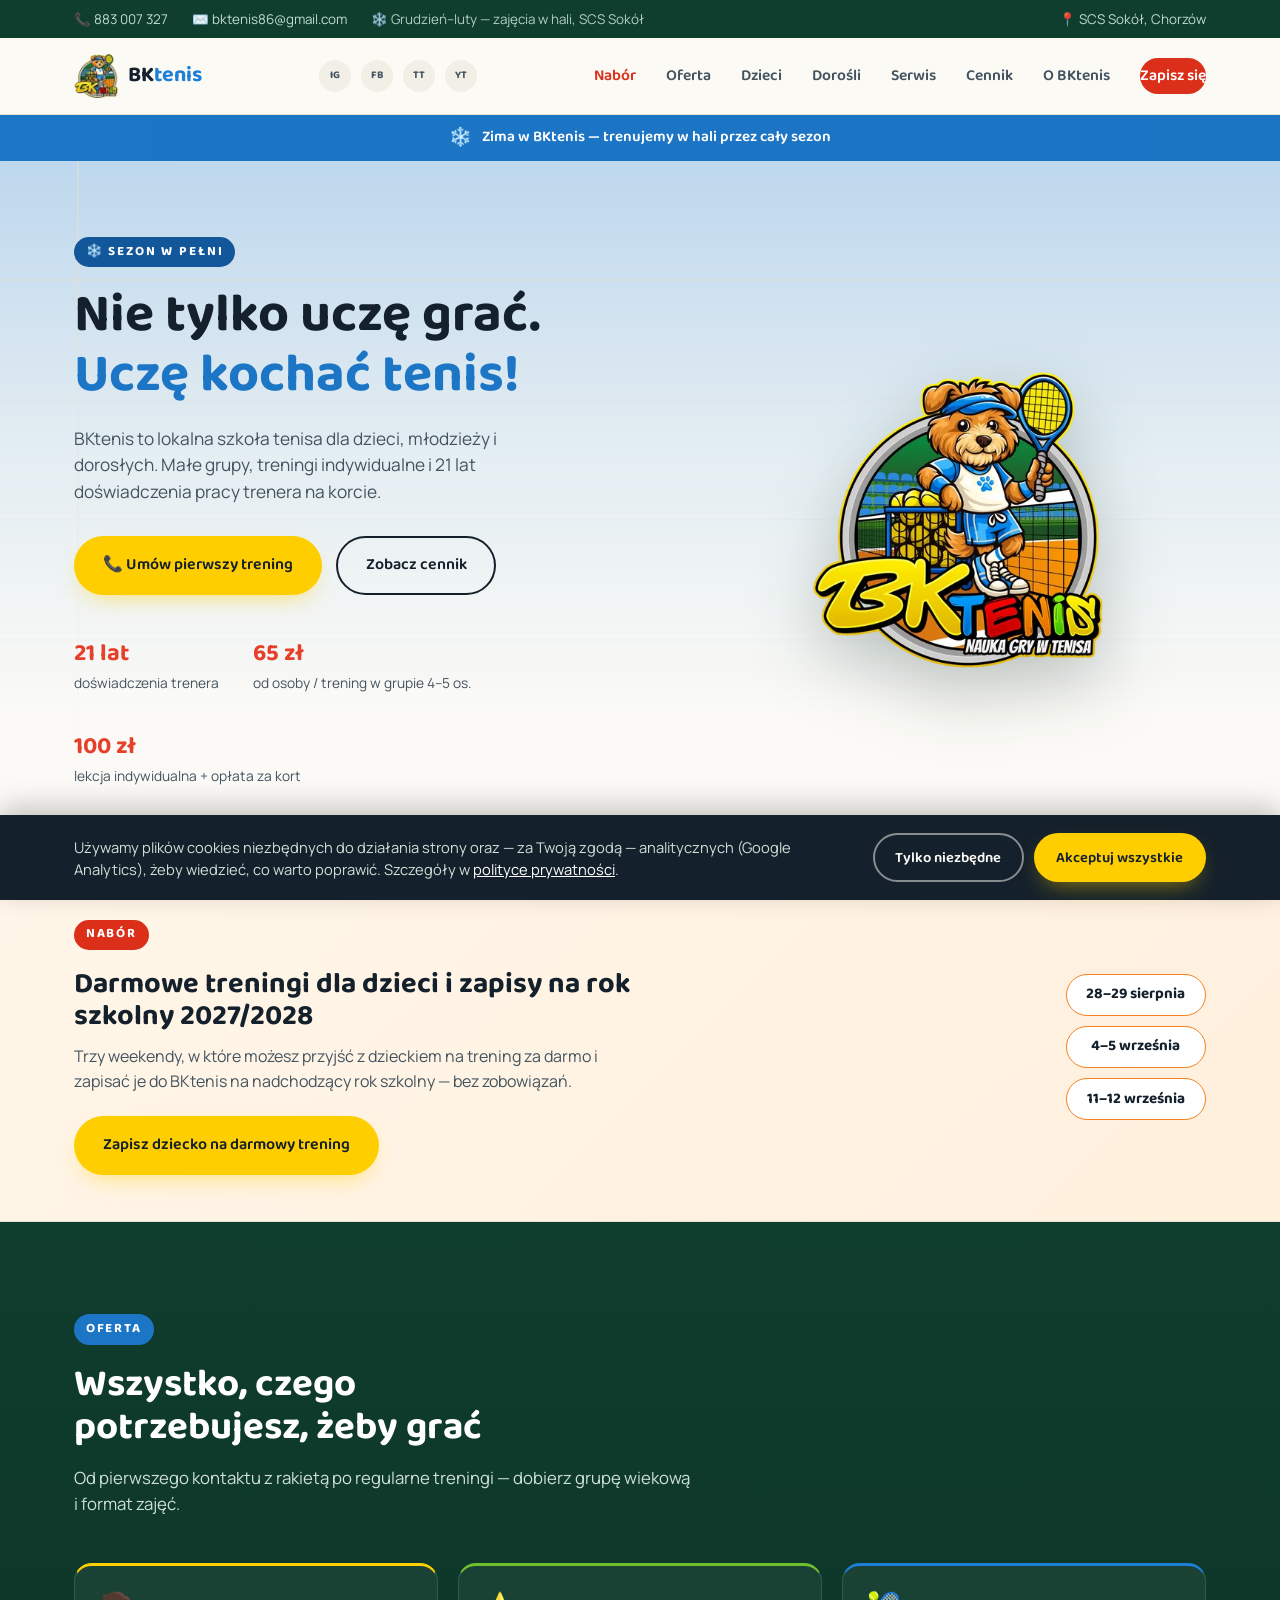
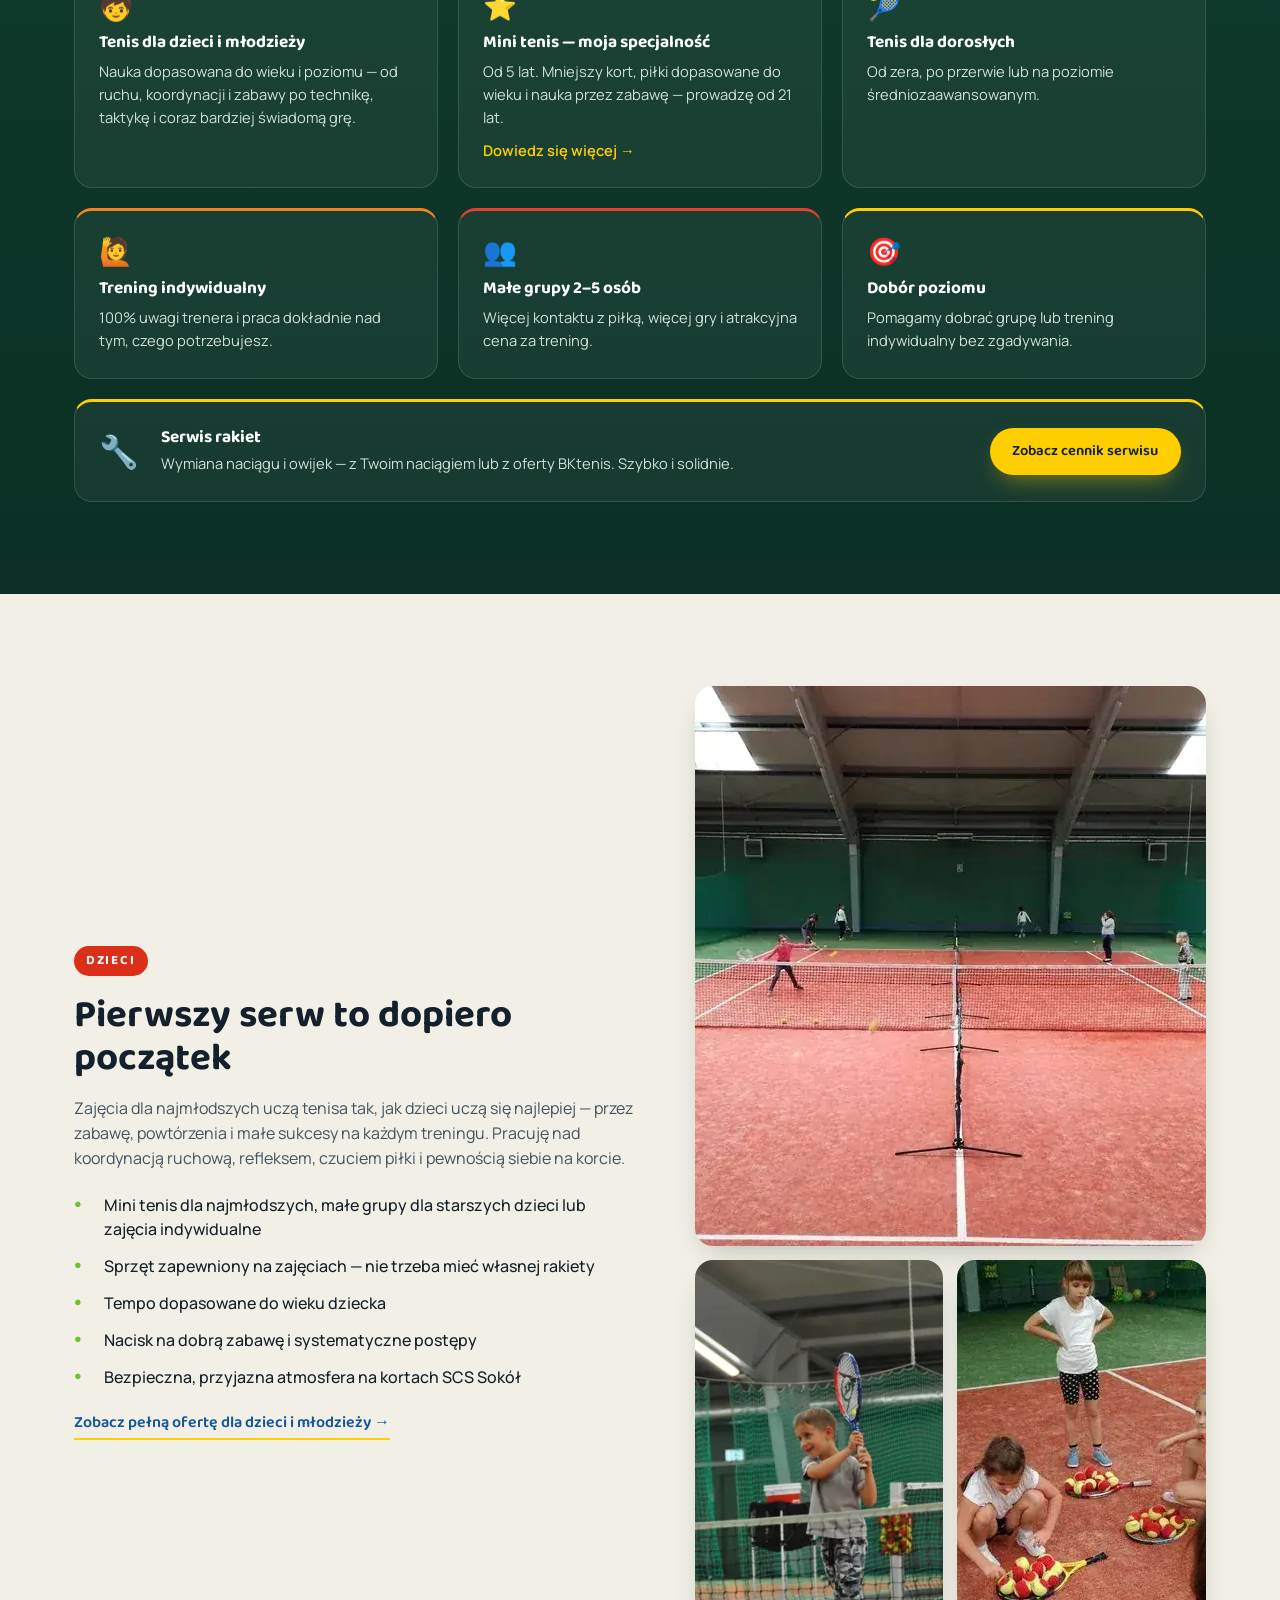
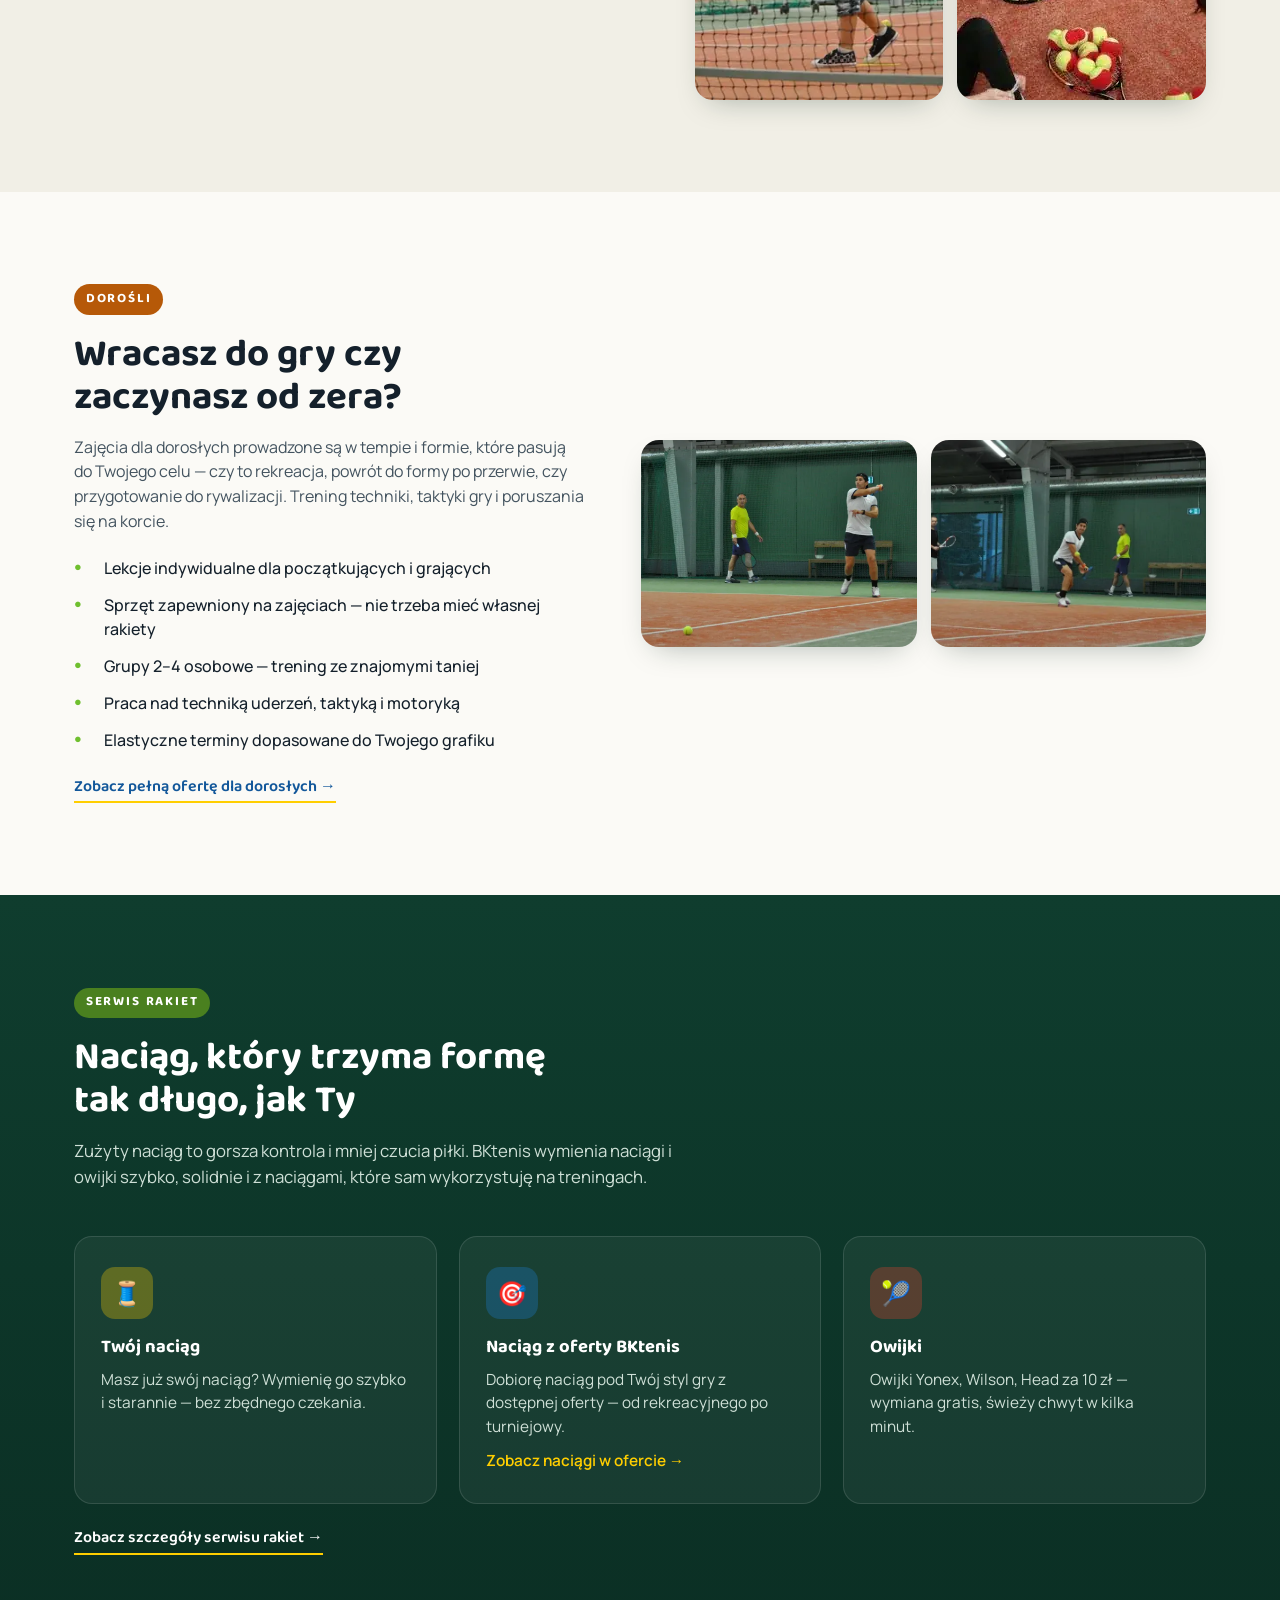
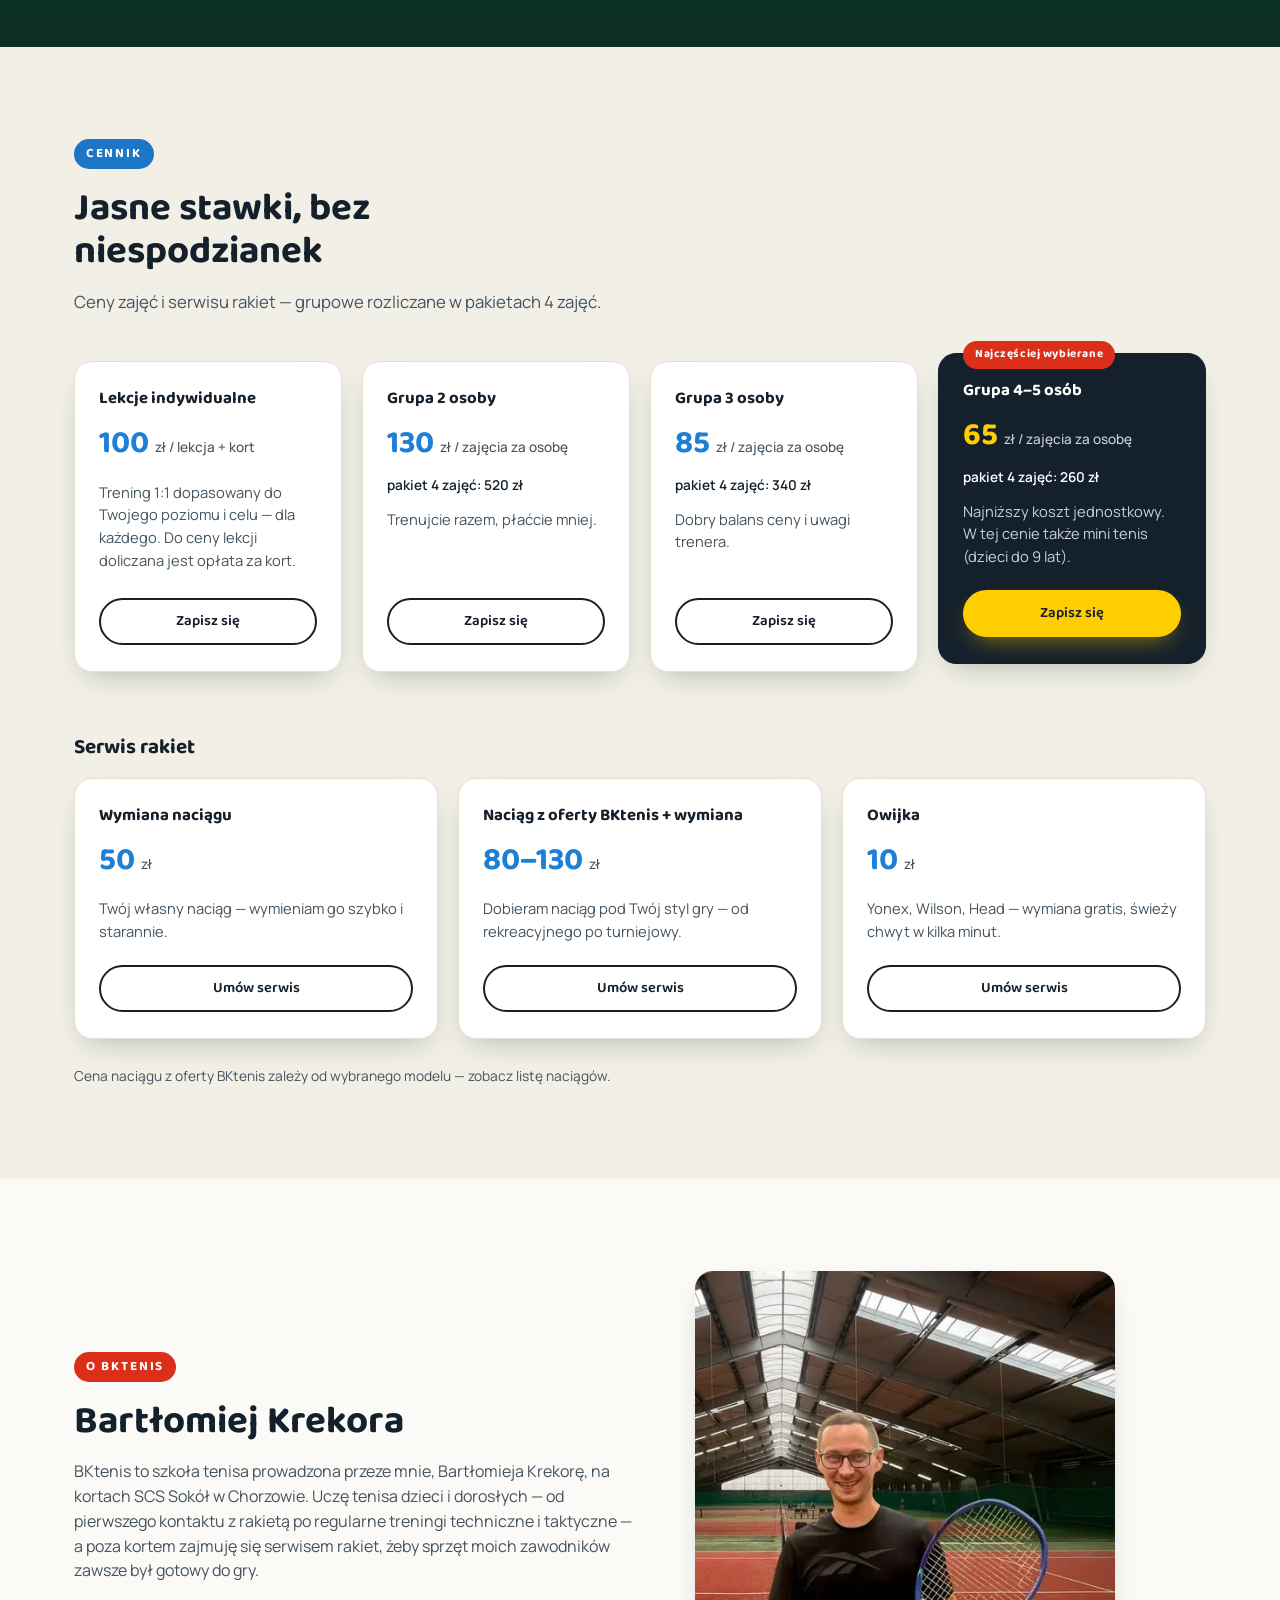
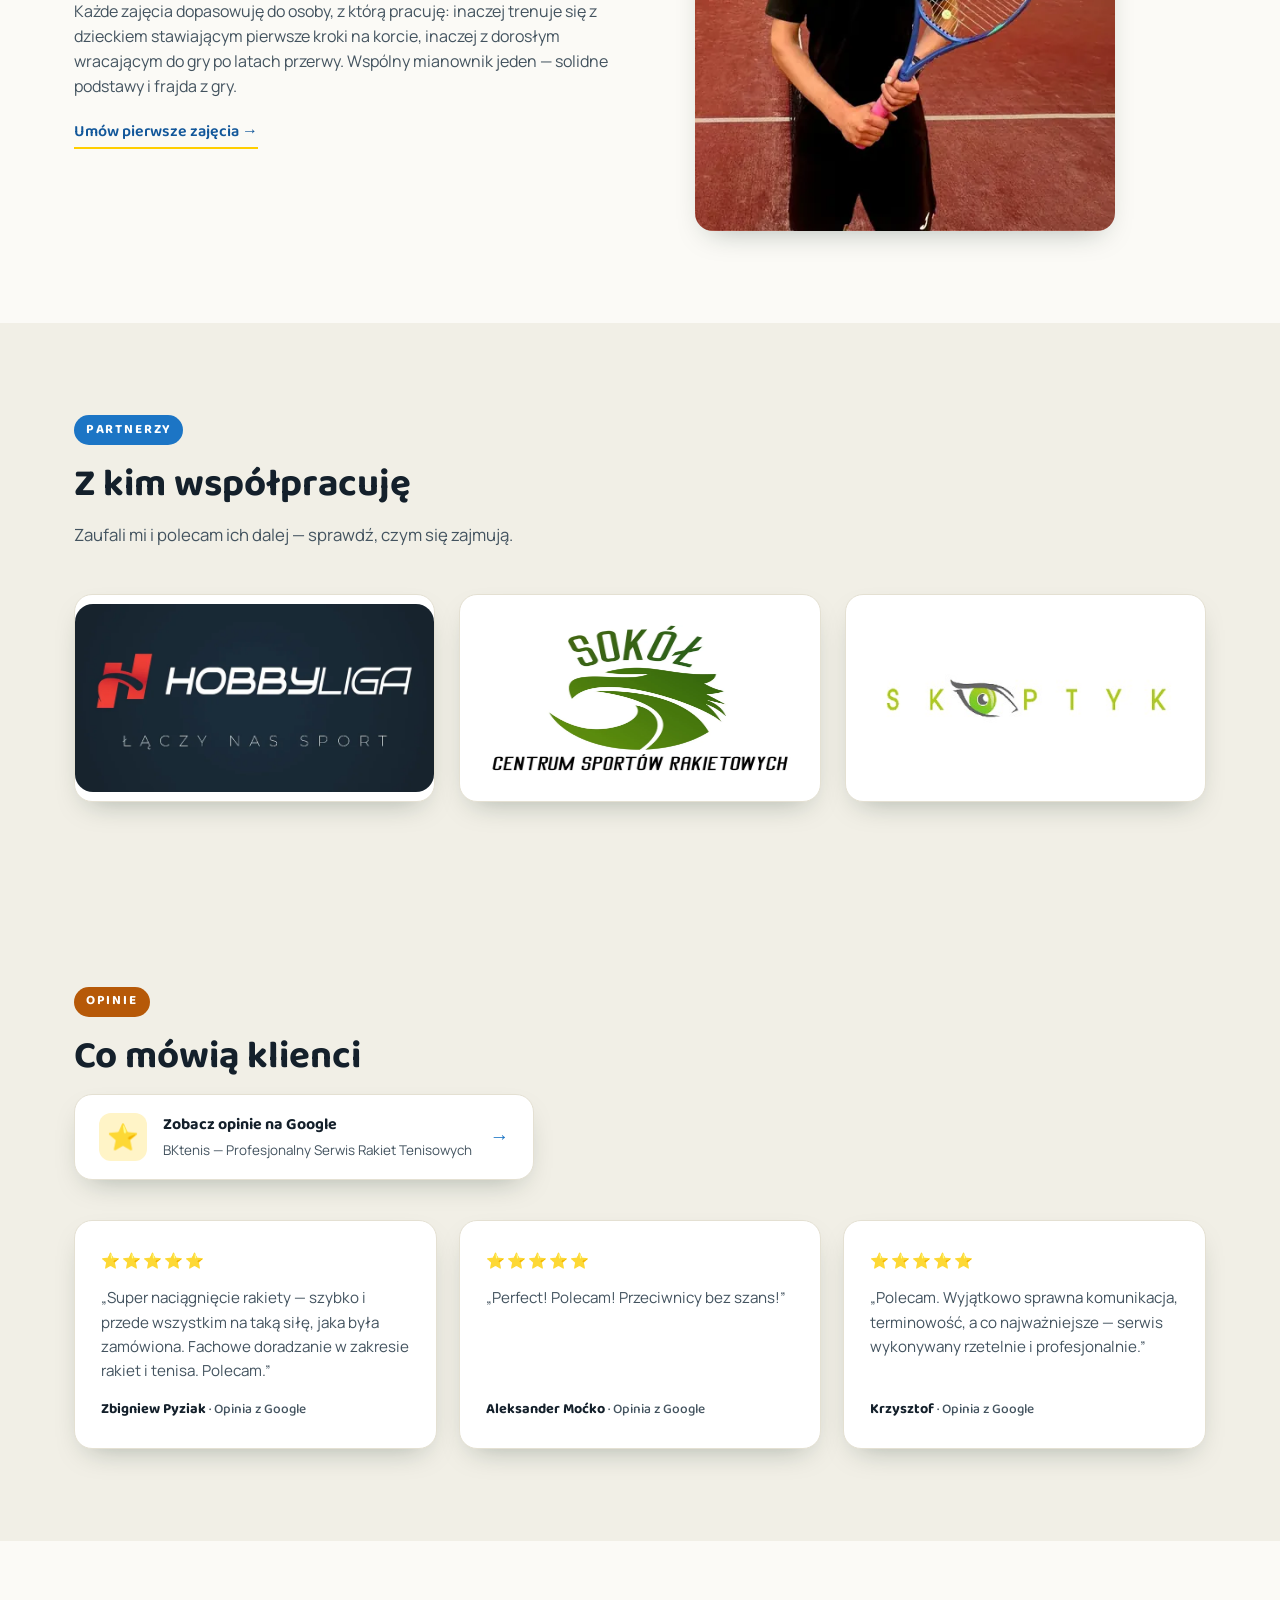
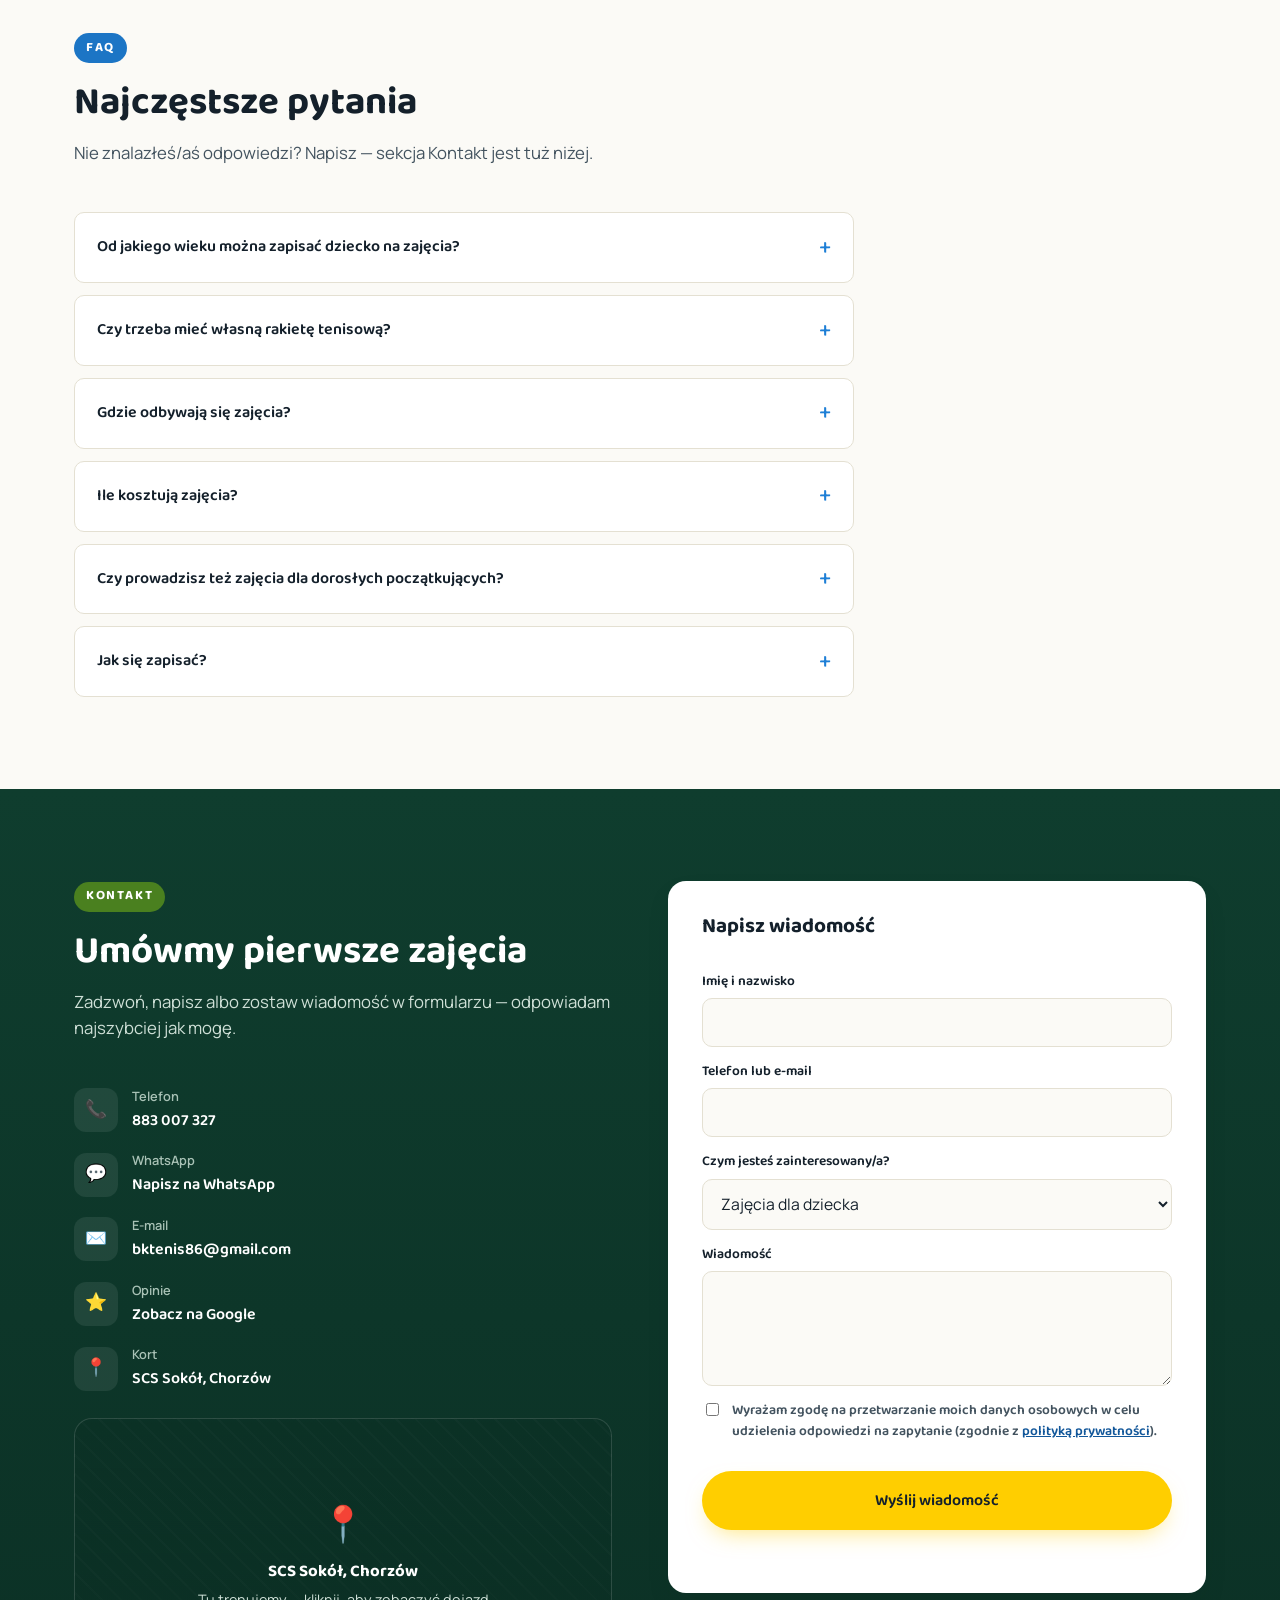
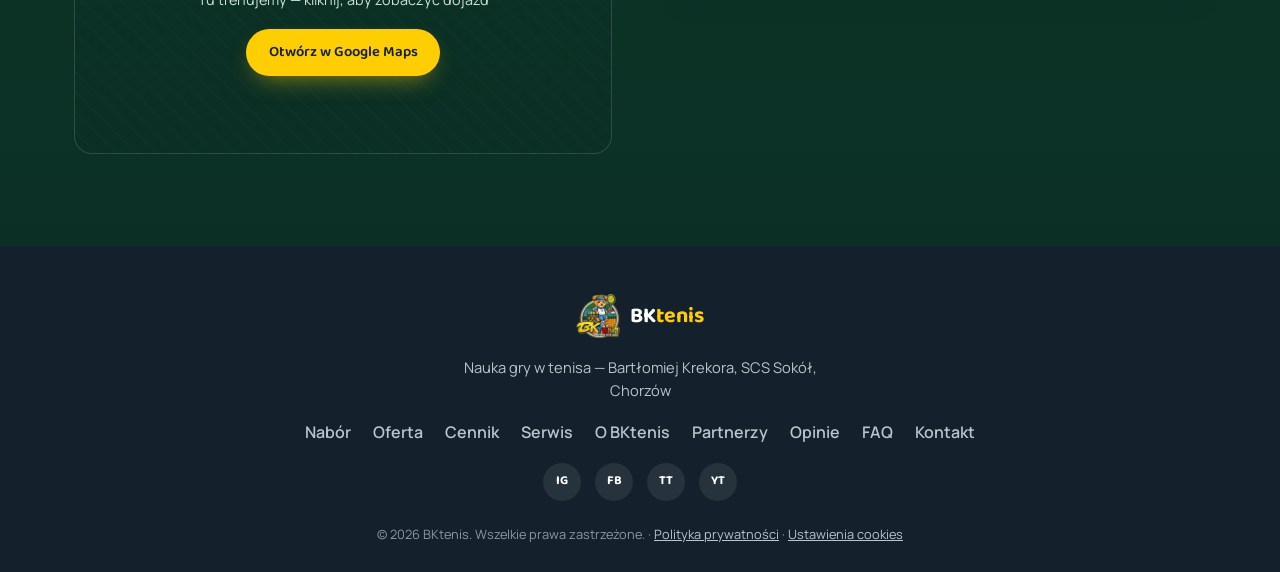
<file: index.html>
<!DOCTYPE html>
<html lang="pl">
<head>
<meta charset="UTF-8">
<meta name="viewport" content="width=device-width, initial-scale=1.0">
<title>BKtenis — Szkoła Tenisa Bartłomiej Krekora | Chorzów</title>
<meta name="description" content="BKtenis — nauka gry w tenisa dla dzieci i dorosłych w hali SCS Sokół w Chorzowie oraz profesjonalny serwis rakiet tenisowych. Zapisz się na trening.">
<link rel="canonical" href="https://bktenis.pl/">

<!-- Udostępnianie w social media (Facebook, Messenger, WhatsApp, LinkedIn) -->
<meta property="og:type" content="website">
<meta property="og:locale" content="pl_PL">
<meta property="og:url" content="https://bktenis.pl/">
<meta property="og:site_name" content="BKtenis">
<meta property="og:title" content="BKtenis — Szkoła Tenisa Bartłomiej Krekora | Chorzów">
<meta property="og:description" content="Nauka gry w tenisa dla dzieci i dorosłych w hali SCS Sokół w Chorzowie oraz profesjonalny serwis rakiet tenisowych.">
<meta property="og:image" content="https://bktenis.pl/assets/img/og-image.jpg">
<meta property="og:image:width" content="1200">
<meta property="og:image:height" content="630">
<meta name="twitter:card" content="summary_large_image">
<meta name="twitter:title" content="BKtenis — Szkoła Tenisa Bartłomiej Krekora | Chorzów">
<meta name="twitter:description" content="Nauka gry w tenisa dla dzieci i dorosłych w hali SCS Sokół w Chorzowie oraz profesjonalny serwis rakiet tenisowych.">
<meta name="twitter:image" content="https://bktenis.pl/assets/img/og-image.jpg">

<!-- Favicony (lekkie — nie 232 KB jak poprzednio) -->
<link rel="icon" type="image/png" sizes="32x32" href="assets/img/favicon-32.png">
<link rel="icon" type="image/png" sizes="192x192" href="assets/img/favicon-192.png">
<link rel="apple-touch-icon" sizes="180x180" href="assets/img/apple-touch-icon.png">

<!-- Dane strukturalne dla Google (wizytówka, wyniki wyszukiwania) -->
<script type="application/ld+json">
{
  "@context": "https://schema.org",
  "@type": "SportsActivityLocation",
  "name": "BKtenis — Szkoła Tenisa Bartłomiej Krekora",
  "image": "https://bktenis.pl/assets/img/og-image.jpg",
  "url": "https://bktenis.pl/",
  "telephone": "+48883007327",
  "email": "bktenis86@gmail.com",
  "priceRange": "50–130 zł",
  "address": {
    "@type": "PostalAddress",
    "addressLocality": "Chorzów",
    "addressRegion": "śląskie",
    "addressCountry": "PL"
  },
  "areaServed": "Chorzów",
  "sameAs": [
    "https://www.facebook.com/profile.php?id=61577366723133",
    "https://www.instagram.com/bktenis86/",
    "https://www.tiktok.com/@bktenis86",
    "https://www.youtube.com/@BKtenis",
    "https://www.google.com/maps?cid=8682291723711479997"
  ]
}
</script>

<link rel="preload" as="font" type="font/woff2" href="/assets/fonts/manrope-400.woff2" crossorigin>
<link rel="preload" as="font" type="font/woff2" href="/assets/fonts/baloo2-700.woff2" crossorigin>
<link rel="stylesheet" href="styles.css">

<!-- Preload obrazu hero (LCP) — przeglądarka zaczyna go pobierać od razu,
     równolegle z CSS/fontami, zamiast czekać aż dotrze do <img> w HTML. -->
<link rel="preload" as="image" href="assets/img/logo-hero.webp" imagesrcset="assets/img/logo-hero-xs.webp 250w, assets/img/logo-hero-sm.webp 500w, assets/img/logo-hero.webp 900w" imagesizes="(max-width: 1020px) 320px, 420px" fetchpriority="high">

<!-- ============ GOOGLE ANALYTICS 4 ============
     Identyfikator pomiaru (G-NBEQ7M5QDG) jest ustawiony w script.js.
     Skrypt GA ładuje się warunkowo — dopiero po zgodzie na cookies. -->

<script>
/* Ustawia "sezon" na elemencie <html> zanim strona się wyrysuje, żeby
   uniknąć "mignięcia" domyślnym motywem. Podział wg realnego roku
   szkółki BKtenis, nie kalendarzowych pór roku:
   IX–XI  jesień — start roku szkółki, hala SCS Sokół
   XII–II zima   — sezon halowy w pełni
   III–VI wiosna — finisz sezonu halowego (do końca czerwca)
   VII–VIII lato — wakacje, lekcje indywidualne na kortach odkrytych (inne obiekty) */
document.documentElement.dataset.season = (function(){
  var m = new Date().getMonth() + 1;
  if (m >= 9 && m <= 11) return 'jesien';
  if (m === 12 || m <= 2) return 'zima';
  if (m >= 3 && m <= 6)  return 'wiosna';
  return 'lato';
})();
</script>
</head>
<body>

<!-- ============ TOP BAR ============ -->
<div class="topbar">
  <div class="wrap topbar__inner">
    <a href="tel:883007327" class="topbar__item">📞 883 007 327</a>
    <a href="mailto:bktenis86@gmail.com" class="topbar__item">✉️ bktenis86@gmail.com</a>
    <span class="topbar__item topbar__item--season" id="season-note"></span>
    <span class="topbar__item topbar__item--loc">📍 SCS Sokół, Chorzów</span>
  </div>
</div>

<!-- ============ HEADER / NAV ============ -->
<header class="site-header" id="top">
  <div class="wrap header__inner">
    <a href="#top" class="brand">
      <picture>
        <source srcset="assets/img/logo-nav.webp" type="image/webp">
        <img src="assets/img/logo-nav.png" alt="BKtenis logo" class="brand__logo" width="44" height="44">
      </picture>
      <span class="brand__text">BK<em>tenis</em></span>
    </a>

    <div class="header__social">
      <a href="https://www.instagram.com/bktenis86/" target="_blank" rel="noopener" aria-label="Instagram BKtenis">IG</a>
      <a href="https://www.facebook.com/profile.php?id=61577366723133" target="_blank" rel="noopener" aria-label="Facebook BKtenis">FB</a>
      <a href="https://www.tiktok.com/@bktenis86" target="_blank" rel="noopener" aria-label="TikTok BKtenis">TT</a>
      <a href="https://www.youtube.com/@BKtenis" target="_blank" rel="noopener" aria-label="YouTube BKtenis">YT</a>
    </div>

    <nav class="nav" id="nav">
      <a href="#nabor" class="nav__nabor">Nabór</a>
      <a href="#oferta">Oferta</a>
      <a href="/tenis-dla-dzieci-chorzow">Dzieci</a>
      <a href="/tenis-dla-doroslych-chorzow">Dorośli</a>
      <a href="/serwis-rakiet-chorzow">Serwis</a>
      <a href="#cennik">Cennik</a>
      <a href="#o-bktenis">O BKtenis</a>
      <a href="#kontakt" class="nav__cta">Zapisz się</a>
    </nav>

    <button class="burger" id="burger" aria-label="Otwórz menu" aria-expanded="false" aria-controls="nav">
      <span></span><span></span><span></span>
    </button>
  </div>
</header>

<!-- ============ WSTĘGA SEZONOWA ============ -->
<div class="season-ribbon" id="season-ribbon">
  <div class="wrap season-ribbon__inner">
    <span class="season-ribbon__icon" id="season-ribbon-icon" aria-hidden="true"></span>
    <span id="season-ribbon-text"></span>
  </div>
</div>

<!-- ============ HERO ============ -->
<section class="hero">
  <div class="hero__court" aria-hidden="true"></div>
  <div class="hero__particles" id="hero-particles" aria-hidden="true"></div>
  <div class="wrap hero__inner">
    <div class="hero__copy">
      <p class="eyebrow eyebrow--serve" id="season-badge">PIŁKA W GRZE</p>
      <h1 class="hero__title">Nie tylko uczę grać.<br><span class="ink-swap">Uczę kochać tenis!</span></h1>
      <p class="hero__lead">BKtenis to lokalna szkoła tenisa dla dzieci, młodzieży i dorosłych. Małe grupy, treningi indywidualne i 21 lat doświadczenia pracy trenera na korcie.</p>
      <div class="hero__actions">
        <a href="#kontakt" class="btn btn--primary">📞 Umów pierwszy trening</a>
        <a href="#cennik" class="btn btn--ghost">Zobacz cennik</a>
      </div>
      <div class="hero__stats">
        <div class="stat"><strong>21 lat</strong><span>doświadczenia trenera</span></div>
        <div class="stat"><strong>65 zł</strong><span>od osoby / trening w grupie 4–5 os.</span></div>
        <div class="stat"><strong>100 zł</strong><span>lekcja indywidualna + opłata za kort</span></div>
      </div>
    </div>
    <div class="hero__art">
      <picture>
        <source srcset="assets/img/logo-hero-xs.webp 250w, assets/img/logo-hero-sm.webp 500w, assets/img/logo-hero.webp 900w" sizes="(max-width: 1020px) 320px, 420px" type="image/webp">
        <img src="assets/img/logo-hero.png" alt="Maskotka BKtenis — piesek z rakietą tenisową" class="hero__mascot" width="900" height="900" fetchpriority="high">
      </picture>
    </div>
  </div>
  <div class="hero__net" aria-hidden="true"></div>
</section>

<!-- ============ NABÓR ============ -->
<section id="nabor" class="nabor">
  <div class="wrap nabor__inner">
    <div class="nabor__copy">
      <p class="eyebrow eyebrow--nabor" id="nabor-tag">NABÓR</p>
      <h2 class="nabor__title">Darmowe treningi dla dzieci i zapisy na rok szkolny <span id="nabor-year"></span></h2>
      <p class="nabor__lead">Trzy weekendy, w które możesz przyjść z dzieckiem na trening za darmo i zapisać je do BKtenis na nadchodzący rok szkolny — bez zobowiązań.</p>
      <a href="#kontakt" class="btn btn--primary">Zapisz dziecko na darmowy trening</a>
    </div>
    <div class="nabor__dates" id="nabor-dates" aria-hidden="true"></div>
  </div>
</section>

<!-- ============ OFERTA ============ -->
<section id="oferta" class="section section--dark">
  <div class="wrap">
    <p class="eyebrow eyebrow--1">OFERTA</p>
    <h2 class="section__title section__title--light">Wszystko, czego potrzebujesz, żeby grać</h2>
    <p class="section__lead section__lead--light">Od pierwszego kontaktu z rakietą po regularne treningi — dobierz grupę wiekową i format zajęć.</p>

    <div class="offer-grid">
      <article class="offer-tile" style="--tile-c:var(--yellow)">
        <div class="offer-tile__icon">🧒</div>
        <h3>Tenis dla dzieci i młodzieży</h3>
        <p>Nauka dopasowana do wieku i poziomu — od ruchu, koordynacji i zabawy po technikę, taktykę i coraz bardziej świadomą grę.</p>
      </article>
      <a href="/tenis-dla-dzieci-chorzow#mini-tenis" class="offer-tile offer-tile--link" style="--tile-c:var(--green)">
        <div class="offer-tile__icon">⭐</div>
        <h3>Mini tenis — moja specjalność</h3>
        <p>Od 5 lat. Mniejszy kort, piłki dopasowane do wieku i nauka przez zabawę — prowadzę od 21 lat. <span class="offer-tile__more">Dowiedz się więcej →</span></p>
      </a>
      <article class="offer-tile" style="--tile-c:var(--blue)">
        <div class="offer-tile__icon">🎾</div>
        <h3>Tenis dla dorosłych</h3>
        <p>Od zera, po przerwie lub na poziomie średniozaawansowanym.</p>
      </article>
      <article class="offer-tile" style="--tile-c:var(--orange)">
        <div class="offer-tile__icon">🙋</div>
        <h3>Trening indywidualny</h3>
        <p>100% uwagi trenera i praca dokładnie nad tym, czego potrzebujesz.</p>
      </article>
      <article class="offer-tile" style="--tile-c:var(--red)">
        <div class="offer-tile__icon">👥</div>
        <h3>Małe grupy 2–5 osób</h3>
        <p>Więcej kontaktu z piłką, więcej gry i atrakcyjna cena za trening.</p>
      </article>
      <article class="offer-tile" style="--tile-c:var(--yellow)">
        <div class="offer-tile__icon">🎯</div>
        <h3>Dobór poziomu</h3>
        <p>Pomagamy dobrać grupę lub trening indywidualny bez zgadywania.</p>
      </article>
    </div>

    <article class="offer-tile offer-tile--wide">
      <div class="offer-tile__icon">🔧</div>
      <div class="offer-tile__body">
        <h3>Serwis rakiet</h3>
        <p>Wymiana naciągu i owijek — z Twoim naciągiem lub z oferty BKtenis. Szybko i solidnie.</p>
      </div>
      <a href="#cennik" class="btn btn--primary btn--sm offer-tile__cta">Zobacz cennik serwisu</a>
    </article>
  </div>
</section>

<!-- ============ DZIECI ============ -->
<section id="dzieci" class="section section--tint">
  <div class="wrap split split--reverse">
    <div class="split__art">
      <div class="photo-collage">
        <picture>
          <source srcset="assets/img/dzieci-main.webp" type="image/webp">
          <img class="photo-collage__main" src="assets/img/dzieci-main.jpg" alt="Dzieci grające w tenisa na korcie BKtenis" width="900" height="560" loading="lazy">
        </picture>
        <div class="photo-collage__row">
          <picture>
            <source srcset="assets/img/dzieci-2.webp" type="image/webp">
            <img src="assets/img/dzieci-2.jpg" alt="Chłopiec podczas treningu tenisa w BKtenis" width="440" height="440" loading="lazy">
          </picture>
          <picture>
            <source srcset="assets/img/dzieci-3.webp" type="image/webp">
            <img src="assets/img/dzieci-3.jpg" alt="Dzieci z piłkami i rakietami na zajęciach BKtenis" width="440" height="440" loading="lazy">
          </picture>
        </div>
      </div>
    </div>
    <div class="split__copy">
      <p class="eyebrow eyebrow--2">DZIECI</p>
      <h2 class="section__title">Pierwszy serw to dopiero początek</h2>
      <p>Zajęcia dla najmłodszych uczą tenisa tak, jak dzieci uczą się najlepiej — przez zabawę, powtórzenia i małe sukcesy na każdym treningu. Pracuję nad koordynacją ruchową, refleksem, czuciem piłki i pewnością siebie na korcie.</p>
      <ul class="check-list">
        <li>Mini tenis dla najmłodszych, małe grupy dla starszych dzieci lub zajęcia indywidualne</li>
        <li>Sprzęt zapewniony na zajęciach — nie trzeba mieć własnej rakiety</li>
        <li>Tempo dopasowane do wieku dziecka</li>
        <li>Nacisk na dobrą zabawę i systematyczne postępy</li>
        <li>Bezpieczna, przyjazna atmosfera na kortach SCS Sokół</li>
      </ul>
      <a href="/tenis-dla-dzieci-chorzow" class="link-arrow">Zobacz pełną ofertę dla dzieci i młodzieży →</a>
    </div>
  </div>
</section>

<!-- ============ DOROŚLI ============ -->
<section id="dorosli" class="section">
  <div class="wrap split">
    <div class="split__copy">
      <p class="eyebrow eyebrow--3">DOROŚLI</p>
      <h2 class="section__title">Wracasz do gry czy zaczynasz od zera?</h2>
      <p>Zajęcia dla dorosłych prowadzone są w tempie i formie, które pasują do Twojego celu — czy to rekreacja, powrót do formy po przerwie, czy przygotowanie do rywalizacji. Trening techniki, taktyki gry i poruszania się na korcie.</p>
      <ul class="check-list">
        <li>Lekcje indywidualne dla początkujących i grających</li>
        <li>Sprzęt zapewniony na zajęciach — nie trzeba mieć własnej rakiety</li>
        <li>Grupy 2–4 osobowe — trening ze znajomymi taniej</li>
        <li>Praca nad techniką uderzeń, taktyką i motoryką</li>
        <li>Elastyczne terminy dopasowane do Twojego grafiku</li>
      </ul>
      <a href="/tenis-dla-doroslych-chorzow" class="link-arrow">Zobacz pełną ofertę dla dorosłych →</a>
    </div>
    <div class="split__art">
      <div class="photo-collage photo-collage--pair">
        <picture>
          <source srcset="assets/img/dorosli-main.webp" type="image/webp">
          <img src="assets/img/dorosli-main.jpg" alt="Dorośli grający w tenisa na zajęciach BKtenis" width="900" height="720" loading="lazy">
        </picture>
        <picture>
          <source srcset="assets/img/dorosli-2.webp" type="image/webp">
          <img src="assets/img/dorosli-2.jpg" alt="Trening tenisa dla dorosłych w hali SCS Sokół" width="900" height="460" loading="lazy">
        </picture>
      </div>
    </div>
  </div>
</section>

<!-- ============ SERWIS ============ -->
<section id="serwis" class="section section--dark">
  <div class="wrap">
    <p class="eyebrow eyebrow--4">SERWIS RAKIET</p>
    <h2 class="section__title section__title--light">Naciąg, który trzyma formę tak długo, jak Ty</h2>
    <p class="section__lead section__lead--light">Zużyty naciąg to gorsza kontrola i mniej czucia piłki. BKtenis wymienia naciągi i owijki szybko, solidnie i z naciągami, które sam wykorzystuję na treningach.</p>

    <div class="cards cards--3">
      <article class="card card--dark">
        <div class="card__icon" style="--c:var(--yellow)">🧵</div>
        <h3>Twój naciąg</h3>
        <p>Masz już swój naciąg? Wymienię go szybko i starannie — bez zbędnego czekania.</p>
      </article>
      <article class="card card--dark">
        <div class="card__icon" style="--c:var(--blue)">🎯</div>
        <h3>Naciąg z oferty BKtenis</h3>
        <p>Dobiorę naciąg pod Twój styl gry z dostępnej oferty — od rekreacyjnego po turniejowy. <a href="/serwis-rakiet-chorzow#naciagi" class="card__link">Zobacz naciągi w ofercie →</a></p>
      </article>
      <article class="card card--dark">
        <div class="card__icon" style="--c:var(--red)">🎾</div>
        <h3>Owijki</h3>
        <p>Owijki Yonex, Wilson, Head za 10 zł — wymiana gratis, świeży chwyt w kilka minut.</p>
      </article>
    </div>
    <a href="/serwis-rakiet-chorzow" class="link-arrow link-arrow--light">Zobacz szczegóły serwisu rakiet →</a>
  </div>
</section>

<!-- ============ CENNIK ============ -->
<section id="cennik" class="section section--tint">
  <div class="wrap">
    <p class="eyebrow eyebrow--1">CENNIK</p>
    <h2 class="section__title">Jasne stawki, bez niespodzianek</h2>
    <p class="section__lead">Ceny zajęć i serwisu rakiet — grupowe rozliczane w pakietach 4 zajęć.</p>

    <div class="price-grid">
      <div class="price-card">
        <h3 class="price-card__title">Lekcje indywidualne</h3>
        <p class="price-card__price">100 <span>zł / lekcja + kort</span></p>
        <p class="price-card__desc">Trening 1:1 dopasowany do Twojego poziomu i celu — dla każdego. Do ceny lekcji doliczana jest opłata za kort.</p>
        <a href="#kontakt" class="btn btn--outline btn--sm">Zapisz się</a>
      </div>

      <div class="price-card">
        <h3 class="price-card__title">Grupa 2 osoby</h3>
        <p class="price-card__price">130 <span>zł / zajęcia za osobę</span></p>
        <p class="price-card__pack">pakiet 4 zajęć: 520&nbsp;zł</p>
        <p class="price-card__desc">Trenujcie razem, płaćcie mniej.</p>
        <a href="#kontakt" class="btn btn--outline btn--sm">Zapisz się</a>
      </div>

      <div class="price-card">
        <h3 class="price-card__title">Grupa 3 osoby</h3>
        <p class="price-card__price">85 <span>zł / zajęcia za osobę</span></p>
        <p class="price-card__pack">pakiet 4 zajęć: 340&nbsp;zł</p>
        <p class="price-card__desc">Dobry balans ceny i uwagi trenera.</p>
        <a href="#kontakt" class="btn btn--outline btn--sm">Zapisz się</a>
      </div>

      <div class="price-card price-card--featured">
        <p class="price-card__badge">Najczęściej wybierane</p>
        <h3 class="price-card__title">Grupa 4–5 osób</h3>
        <p class="price-card__price">65 <span>zł / zajęcia za osobę</span></p>
        <p class="price-card__pack">pakiet 4 zajęć: 260&nbsp;zł</p>
        <p class="price-card__desc">Najniższy koszt jednostkowy. W tej cenie także mini tenis (dzieci do 9 lat).</p>
        <a href="#kontakt" class="btn btn--primary btn--sm">Zapisz się</a>
      </div>
    </div>

    <h3 class="price-table__heading">Serwis rakiet</h3>
    <div class="price-grid price-grid--service">
      <div class="price-card">
        <h3 class="price-card__title">Wymiana naciągu</h3>
        <p class="price-card__price">50 <span>zł</span></p>
        <p class="price-card__desc">Twój własny naciąg — wymieniam go szybko i starannie.</p>
        <a href="#kontakt" class="btn btn--outline btn--sm">Umów serwis</a>
      </div>

      <div class="price-card">
        <h3 class="price-card__title">Naciąg z oferty BKtenis + wymiana</h3>
        <p class="price-card__price">80–130 <span>zł</span></p>
        <p class="price-card__desc">Dobieram naciąg pod Twój styl gry — od rekreacyjnego po turniejowy.</p>
        <a href="#kontakt" class="btn btn--outline btn--sm">Umów serwis</a>
      </div>

      <div class="price-card">
        <h3 class="price-card__title">Owijka</h3>
        <p class="price-card__price">10 <span>zł</span></p>
        <p class="price-card__desc">Yonex, Wilson, Head — wymiana gratis, świeży chwyt w kilka minut.</p>
        <a href="#kontakt" class="btn btn--outline btn--sm">Umów serwis</a>
      </div>
    </div>
    <p class="price-table__note">Cena naciągu z oferty BKtenis zależy od wybranego modelu — <a href="/serwis-rakiet-chorzow#naciagi">zobacz listę naciągów</a>.</p>
  </div>
</section>

<!-- ============ O BKTENIS ============ -->
<section id="o-bktenis" class="section">
  <div class="wrap split split--reverse">
    <div class="split__art">
      <div class="trainer-photo">
        <picture>
          <source srcset="assets/img/trener-sm.webp 480w, assets/img/trener.webp 900w" sizes="(max-width: 860px) 100vw, 480px" type="image/webp">
          <img src="assets/img/trener.jpg" alt="Bartłomiej Krekora, trener BKtenis, na korcie tenisowym" width="900" height="1200" loading="lazy">
        </picture>
      </div>
    </div>
    <div class="split__copy">
      <p class="eyebrow eyebrow--2">O BKTENIS</p>
      <h2 class="section__title">Bartłomiej Krekora</h2>
      <p>BKtenis to szkoła tenisa prowadzona przeze mnie, Bartłomieja Krekorę, na kortach SCS Sokół w Chorzowie. Uczę tenisa dzieci i dorosłych — od pierwszego kontaktu z rakietą po regularne treningi techniczne i taktyczne — a poza kortem zajmuję się serwisem rakiet, żeby sprzęt moich zawodników zawsze był gotowy do gry.</p>
      <p>Każde zajęcia dopasowuję do osoby, z którą pracuję: inaczej trenuje się z dzieckiem stawiającym pierwsze kroki na korcie, inaczej z dorosłym wracającym do gry po latach przerwy. Wspólny mianownik jeden — solidne podstawy i frajda z gry.</p>
      <a href="#kontakt" class="link-arrow">Umów pierwsze zajęcia →</a>
    </div>
  </div>
</section>

<!-- ============ PARTNERZY ============ -->
<section id="partnerzy" class="section section--tint">
  <div class="wrap">
    <p class="eyebrow eyebrow--1">PARTNERZY</p>
    <h2 class="section__title">Z kim współpracuję</h2>
    <p class="section__lead">Zaufali mi i polecam ich dalej — sprawdź, czym się zajmują.</p>
    <div class="partners-grid">
      <a href="https://www.hobbyliga.pl/?r=BKTENIS" target="_blank" rel="noopener sponsored" class="partner-card partner-card--hobbyliga" aria-label="HobbyLiga — przejdź do strony partnera (otwiera się w nowej karcie)">
        <picture>
          <source srcset="assets/img/partner-hobbyliga.webp" type="image/webp">
          <img src="assets/img/partner-hobbyliga.jpg" alt="HobbyLiga — łączy nas sport" width="800" height="420" loading="lazy">
        </picture>
      </a>
      <a href="https://www.facebook.com/profile.php?id=100057642182245" target="_blank" rel="noopener sponsored" class="partner-card partner-card--sokol" aria-label="SCS Sokół — Centrum Sportów Rakietowych — przejdź do strony partnera (otwiera się w nowej karcie)">
        <picture>
          <source srcset="assets/img/partner-sokol.webp" type="image/webp">
          <img src="assets/img/partner-sokol.jpg" alt="SCS Sokół — Centrum Sportów Rakietowych" width="700" height="602" loading="lazy">
        </picture>
      </a>
      <a href="http://skoptyk.pl/" target="_blank" rel="noopener sponsored" class="partner-card partner-card--skoptyk" aria-label="Skoptyk — przejdź do strony partnera (otwiera się w nowej karcie)">
        <img src="assets/img/partner-skoptyk.jpg" alt="Skoptyk" width="376" height="79" loading="lazy">
      </a>
    </div>
  </div>
</section>

<!-- ============ OPINIE ============
     3 prawdziwe opinie z wizytówki Google (serwis rakiet). Gdy zbiorę
     opinie o zajęciach, dodam kolejne karty analogicznie. -->
<section id="opinie" class="section section--tint">
  <div class="wrap">
    <p class="eyebrow eyebrow--3">OPINIE</p>
    <h2 class="section__title">Co mówią klienci</h2>

    <a href="https://www.google.com/maps?cid=8682291723711479997" target="_blank" rel="noopener" class="google-reviews-cta">
      <span class="google-reviews-cta__icon">⭐</span>
      <span class="google-reviews-cta__text">
        <strong>Zobacz opinie na Google</strong>
        <span>BKtenis — Profesjonalny Serwis Rakiet Tenisowych</span>
      </span>
      <span class="google-reviews-cta__arrow">→</span>
    </a>

    <div class="cards cards--3">
      <article class="testimonial-card">
        <div class="testimonial-card__stars" aria-label="Ocena: 5 na 5 gwiazdek">⭐⭐⭐⭐⭐</div>
        <p class="testimonial-card__quote">„Super naciągnięcie rakiety — szybko i przede wszystkim na taką siłę, jaka była zamówiona. Fachowe doradzanie w zakresie rakiet i tenisa. Polecam.”</p>
        <p class="testimonial-card__author">Zbigniew Pyziak <span>· Opinia z Google</span></p>
      </article>
      <article class="testimonial-card">
        <div class="testimonial-card__stars" aria-label="Ocena: 5 na 5 gwiazdek">⭐⭐⭐⭐⭐</div>
        <p class="testimonial-card__quote">„Perfect! Polecam! Przeciwnicy bez szans!”</p>
        <p class="testimonial-card__author">Aleksander Moćko <span>· Opinia z Google</span></p>
      </article>
      <article class="testimonial-card">
        <div class="testimonial-card__stars" aria-label="Ocena: 5 na 5 gwiazdek">⭐⭐⭐⭐⭐</div>
        <p class="testimonial-card__quote">„Polecam. Wyjątkowo sprawna komunikacja, terminowość, a co najważniejsze — serwis wykonywany rzetelnie i profesjonalnie.”</p>
        <p class="testimonial-card__author">Krzysztof <span>· Opinia z Google</span></p>
      </article>
    </div>
  </div>
</section>

<!-- ============ FAQ ============ -->
<section id="faq" class="section">
  <div class="wrap">
    <p class="eyebrow eyebrow--1">FAQ</p>
    <h2 class="section__title">Najczęstsze pytania</h2>
    <p class="section__lead">Nie znalazłeś/aś odpowiedzi? Napisz — sekcja Kontakt jest tuż niżej.</p>

    <div class="faq-list">
      <details class="faq-item">
        <summary>Od jakiego wieku można zapisać dziecko na zajęcia?</summary>
        <p>Najmłodszych przyjmuję od 5 roku życia — na <a href="/tenis-dla-dzieci-chorzow#mini-tenis">mini tenis</a>. Starsze dzieci i młodzież trenują w małych grupach lub indywidualnie. Napisz, ile lat ma Twoje dziecko, a razem ustalimy odpowiednią grupę lub termin lekcji indywidualnej.</p>
      </details>
      <details class="faq-item">
        <summary>Czy trzeba mieć własną rakietę tenisową?</summary>
        <p>Nie musisz mieć własnej rakiety — sprzęt zapewniam na zajęciach. Jeśli mimo to chcesz mieć własną rakietę, chętnie doradzę wybór, a mogę też ją dla Ciebie naciągnąć.</p>
      </details>
      <details class="faq-item">
        <summary>Gdzie odbywają się zajęcia?</summary>
        <p>Od września do czerwca trenujemy w hali SCS Sokół w Chorzowie. W wakacje (lipiec–sierpień) prowadzę indywidualne lekcje na kortach odkrytych na innych obiektach.</p>
      </details>
      <details class="faq-item">
        <summary>Ile kosztują zajęcia?</summary>
        <p>Lekcja indywidualna to 100 zł + opłata za kort. Zajęcia grupowe (2–5 osób) rozliczane są w pakietach 4 spotkań. Pełny cennik razem z serwisem rakiet znajdziesz w sekcji <a href="#cennik">Cennik</a>.</p>
      </details>
      <details class="faq-item">
        <summary>Czy prowadzisz też zajęcia dla dorosłych początkujących?</summary>
        <p>Tak — pracuję zarówno z osobami, które nigdy nie grały, jak i z wracającymi do gry po przerwie. Zajęcia dopasowuję do poziomu i celu.</p>
      </details>
      <details class="faq-item">
        <summary>Jak się zapisać?</summary>
        <p>Najprościej zadzwoń, napisz e-mail albo skorzystaj z formularza w sekcji <a href="#kontakt">Kontakt</a> — odpowiem i ustalimy termin pierwszych zajęć (dla dzieci także darmowego treningu w ramach naboru).</p>
      </details>
    </div>
  </div>
</section>

<!-- ============ KONTAKT ============ -->
<section id="kontakt" class="section section--dark">
  <div class="wrap kontakt">
    <div class="kontakt__info">
      <p class="eyebrow eyebrow--4">KONTAKT</p>
      <h2 class="section__title section__title--light">Umówmy pierwsze zajęcia</h2>
      <p class="section__lead section__lead--light">Zadzwoń, napisz albo zostaw wiadomość w formularzu — odpowiadam najszybciej jak mogę.</p>

      <ul class="kontakt__list">
        <li>
          <span class="kontakt__icon">📞</span>
          <div><strong>Telefon</strong><a href="tel:883007327">883 007 327</a></div>
        </li>
        <li>
          <span class="kontakt__icon">💬</span>
          <div><strong>WhatsApp</strong><a href="https://wa.me/48883007327?text=Dzie%C5%84%20dobry%2C%20chcia%C5%82bym%2Fabym%20zapyta%C4%87%20o%20zaj%C4%99cia%20BKtenis" target="_blank" rel="noopener">Napisz na WhatsApp</a></div>
        </li>
        <li>
          <span class="kontakt__icon">✉️</span>
          <div><strong>E-mail</strong><a href="mailto:bktenis86@gmail.com">bktenis86@gmail.com</a></div>
        </li>
        <li>
          <span class="kontakt__icon">⭐</span>
          <div><strong>Opinie</strong><a href="https://www.google.com/maps?cid=8682291723711479997" target="_blank" rel="noopener">Zobacz na Google</a></div>
        </li>
        <li>
          <span class="kontakt__icon">📍</span>
          <div><strong>Kort</strong><span>SCS Sokół, Chorzów</span></div>
        </li>
      </ul>

      <div class="map-embed">
        <span class="map-embed__pin" aria-hidden="true">📍</span>
        <p class="map-embed__title">SCS Sokół, Chorzów</p>
        <p class="map-embed__addr">Tu trenujemy — kliknij, aby zobaczyć dojazd</p>
        <a href="https://www.google.com/maps?q=SCS%20Sok%C3%B3%C5%82%20Chorz%C3%B3w" target="_blank" rel="noopener" class="btn btn--primary btn--sm">Otwórz w Google Maps</a>
      </div>
    </div>

    <form class="kontakt__form" id="contact-form" action="https://formspree.io/f/meaqkrbw" method="POST">
      <h3>Napisz wiadomość</h3>

      <label for="f-name">Imię i nazwisko</label>
      <input type="text" id="f-name" name="name" required autocomplete="name">

      <label for="f-contact">Telefon lub e-mail</label>
      <input type="text" id="f-contact" name="contact" required autocomplete="tel">

      <label for="f-topic">Czym jesteś zainteresowany/a?</label>
      <select id="f-topic" name="topic">
        <option>Zajęcia dla dziecka</option>
        <option>Zajęcia dla dorosłych</option>
        <option>Serwis rakiety</option>
        <option>Inne</option>
      </select>

      <label for="f-message">Wiadomość</label>
      <textarea id="f-message" name="message" rows="4" required></textarea>

      <!-- Pole-pułapka na boty. Ukryte dla ludzi (CSS), boty często je wypełniają. -->
      <input type="text" name="_gotcha" class="kontakt__hp" tabindex="-1" autocomplete="off" aria-hidden="true">

      <label class="kontakt__consent">
        <input type="checkbox" id="f-consent" name="zgoda" required>
        <span>Wyrażam zgodę na przetwarzanie moich danych osobowych w celu udzielenia odpowiedzi na zapytanie (zgodnie z <a href="/polityka-prywatnosci">polityką prywatności</a>).</span>
      </label>

      <button type="submit" class="btn btn--primary btn--block">Wyślij wiadomość</button>
      <p class="kontakt__form-status" id="form-status" role="status"></p>
    </form>
  </div>
</section>

<!-- ============ FOOTER ============ -->
<footer class="footer">
  <div class="wrap footer__inner">
    <a href="#top" class="brand brand--footer">
      <picture>
        <source srcset="assets/img/logo-nav.webp" type="image/webp">
        <img src="assets/img/logo-nav.png" alt="BKtenis logo" class="brand__logo" width="44" height="44">
      </picture>
      <span class="brand__text">BK<em>tenis</em></span>
    </a>
    <p class="footer__tag">Nauka gry w tenisa — Bartłomiej Krekora, SCS Sokół, Chorzów</p>
    <nav class="footer__nav">
      <a href="#nabor">Nabór</a>
      <a href="#oferta">Oferta</a>
      <a href="#cennik">Cennik</a>
      <a href="/serwis-rakiet-chorzow">Serwis</a>
      <a href="#o-bktenis">O BKtenis</a>
      <a href="#partnerzy">Partnerzy</a>
      <a href="#opinie">Opinie</a>
      <a href="#faq">FAQ</a>
      <a href="#kontakt">Kontakt</a>
    </nav>

    <div class="footer__social">
      <a href="https://www.instagram.com/bktenis86/" target="_blank" rel="noopener" aria-label="Instagram BKtenis">IG</a>
      <a href="https://www.facebook.com/profile.php?id=61577366723133" target="_blank" rel="noopener" aria-label="Facebook BKtenis">FB</a>
      <a href="https://www.tiktok.com/@bktenis86" target="_blank" rel="noopener" aria-label="TikTok BKtenis">TT</a>
      <a href="https://www.youtube.com/@BKtenis" target="_blank" rel="noopener" aria-label="YouTube BKtenis">YT</a>
    </div>

    <p class="footer__copy">© <span id="year"></span> BKtenis. Wszelkie prawa zastrzeżone. · <a href="/polityka-prywatnosci">Polityka prywatności</a> · <a href="#" id="cookie-settings-link">Ustawienia cookies</a></p>
  </div>
</footer>

<!-- Pływający przycisk WhatsApp — widoczny cały czas podczas przewijania -->
<a href="https://wa.me/48883007327?text=Dzie%C5%84%20dobry%2C%20chcia%C5%82bym%2Fabym%20zapyta%C4%87%20o%20zaj%C4%99cia%20BKtenis"
   target="_blank" rel="noopener"
   class="whatsapp-fab"
   aria-label="Napisz do nas na WhatsApp">💬</a>

<!-- ============ COOKIE BANNER (RODO) ============ -->
<div class="cookie-banner" id="cookie-banner" role="dialog" aria-live="polite" aria-label="Zgoda na pliki cookies">
  <div class="wrap cookie-banner__inner">
    <p class="cookie-banner__text">
      Używamy plików cookies niezbędnych do działania strony oraz — za Twoją zgodą — analitycznych (Google Analytics), żeby wiedzieć, co warto poprawić. Szczegóły w <a href="/polityka-prywatnosci">polityce prywatności</a>.
    </p>
    <div class="cookie-banner__actions">
      <button type="button" class="btn btn--ghost btn--sm" id="cookie-reject">Tylko niezbędne</button>
      <button type="button" class="btn btn--primary btn--sm" id="cookie-accept">Akceptuj wszystkie</button>
    </div>
  </div>
</div>

<script src="script.js"></script>
</body>
</html>
</file>
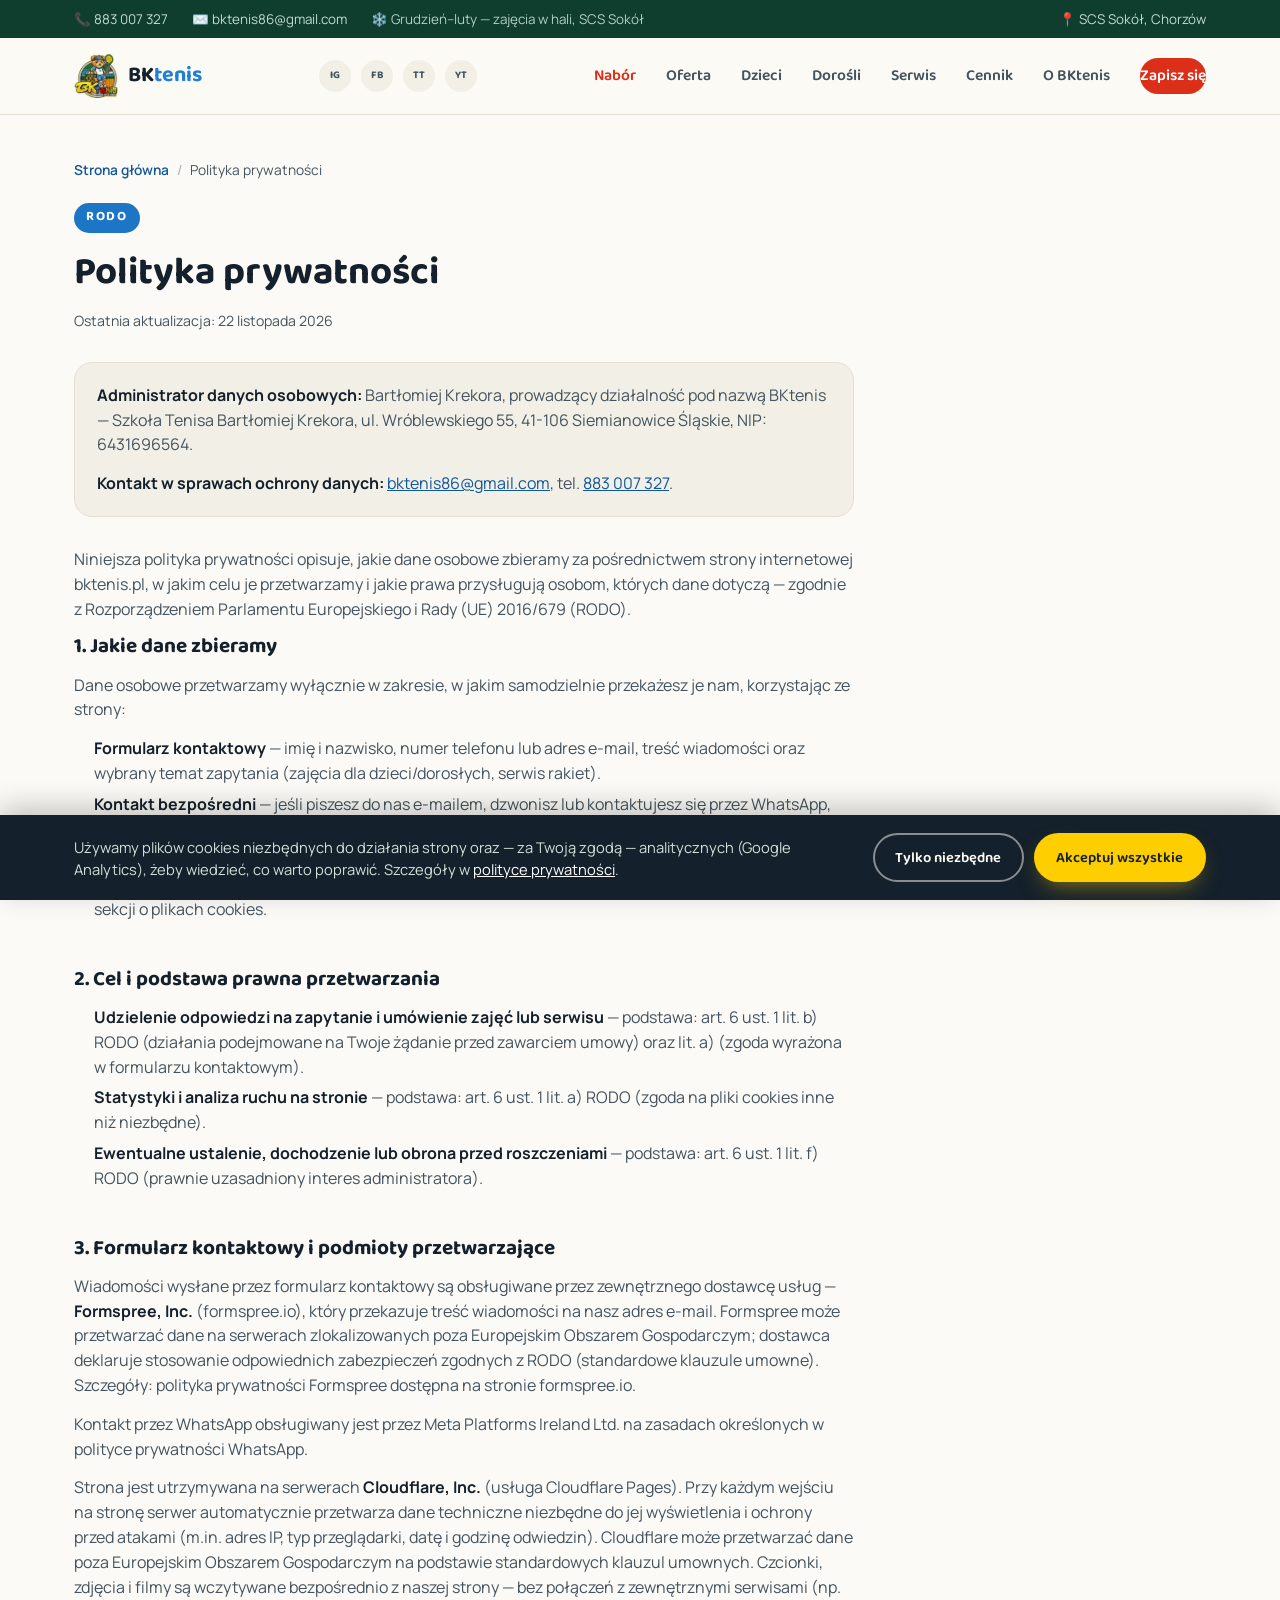
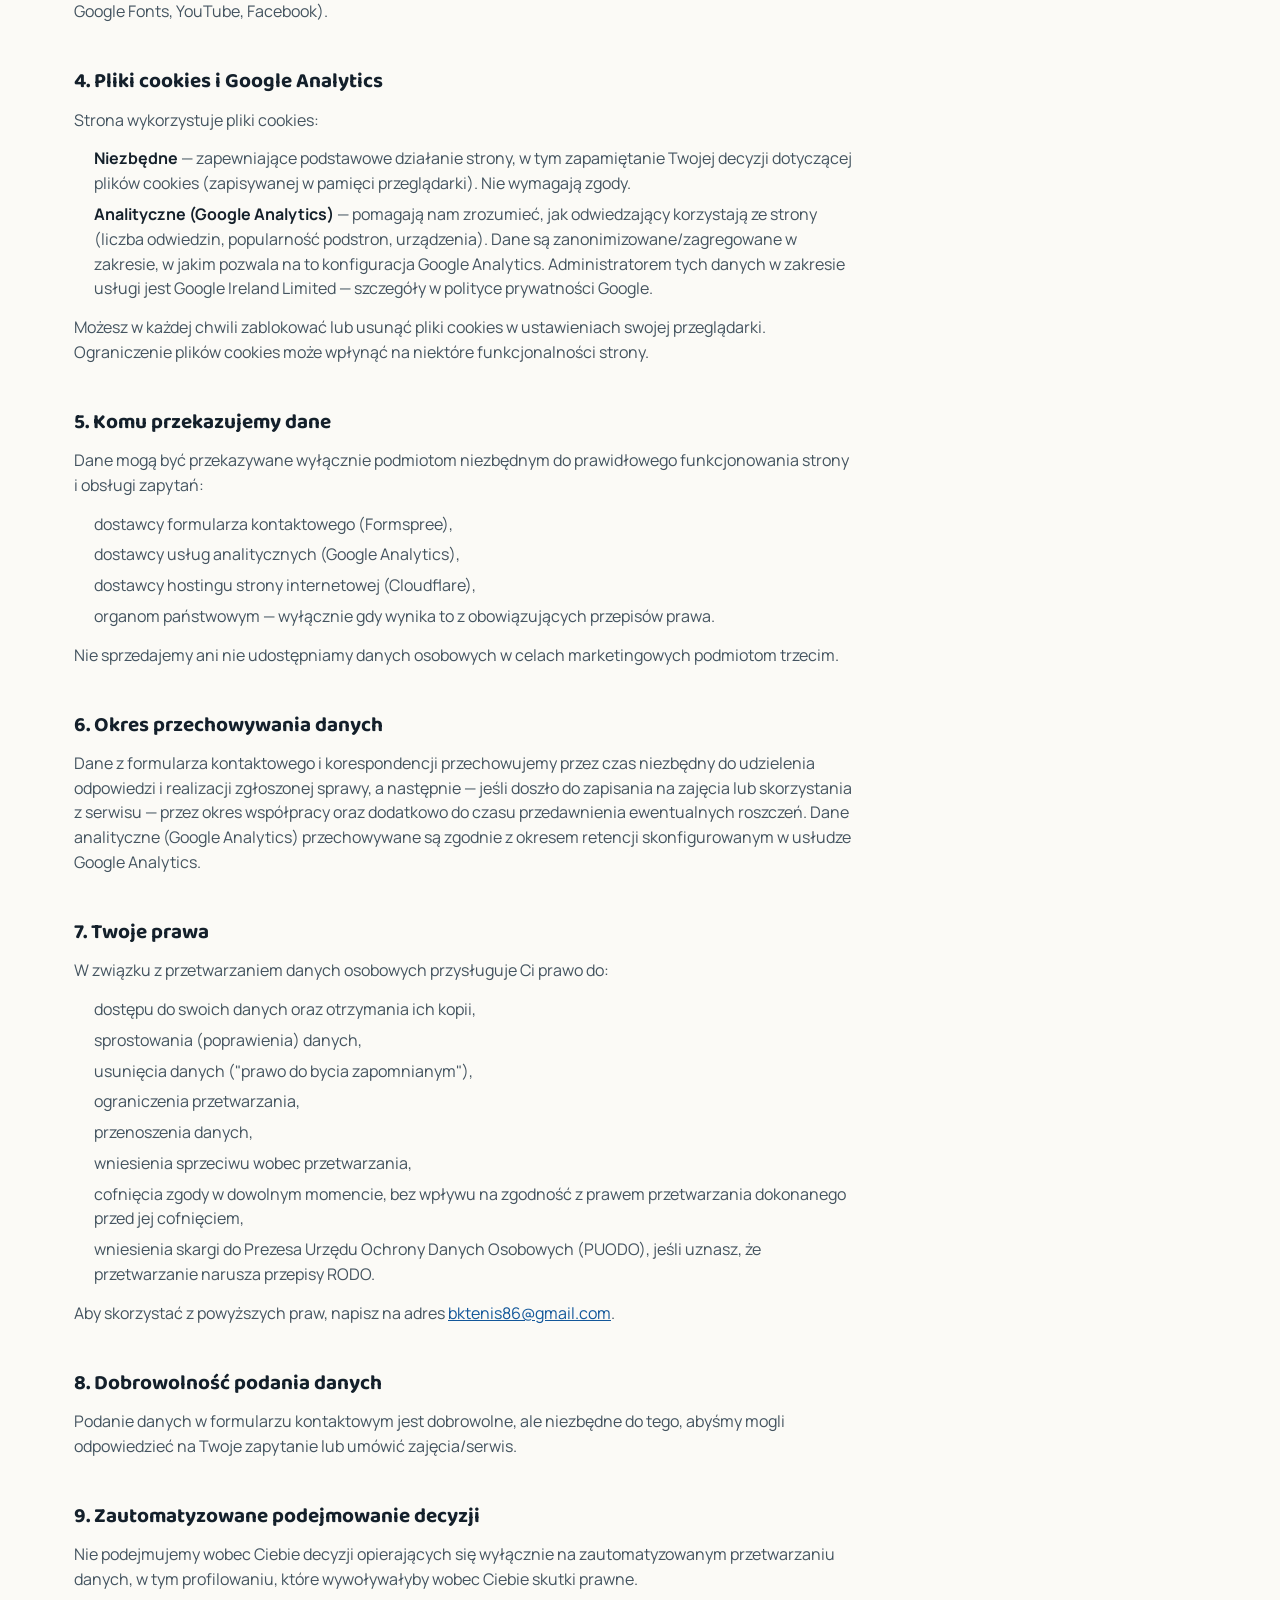
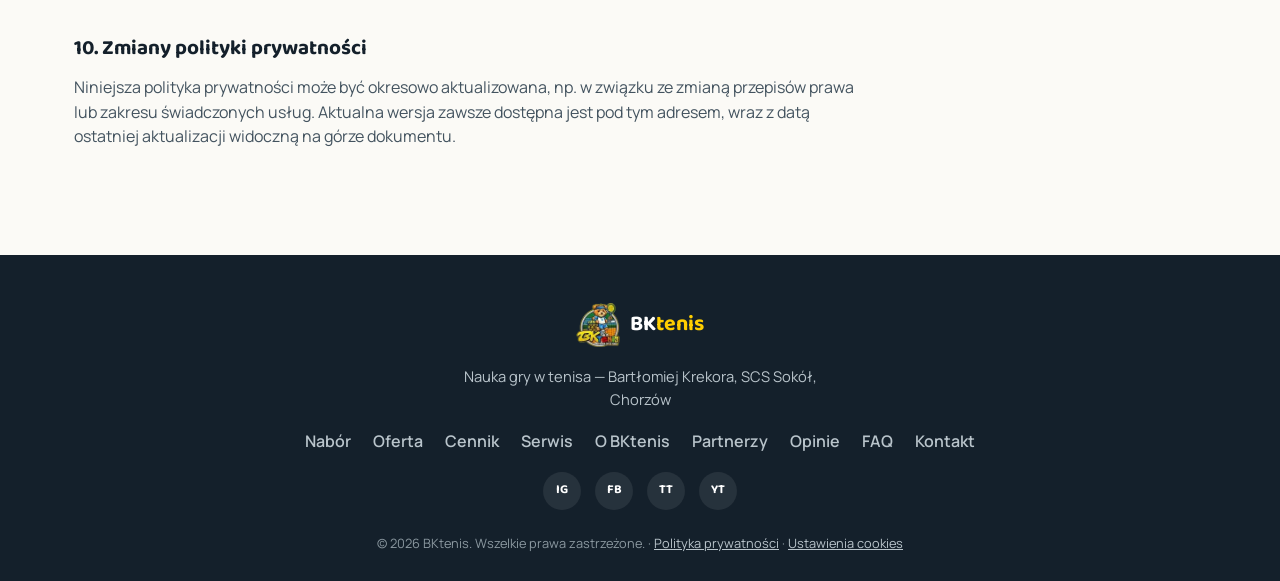
<file: polityka-prywatnosci.html>
<!DOCTYPE html>
<html lang="pl">
<head>
<meta charset="UTF-8">
<meta name="viewport" content="width=device-width, initial-scale=1.0">
<title>Polityka prywatności | BKtenis</title>
<meta name="description" content="Polityka prywatności BKtenis — informacje o przetwarzaniu danych osobowych, formularzu kontaktowym, plikach cookies i prawach użytkownika (RODO).">
<link rel="canonical" href="https://bktenis.pl/polityka-prywatnosci">
<meta name="robots" content="noindex, follow">

<link rel="icon" type="image/png" sizes="32x32" href="assets/img/favicon-32.png">
<link rel="icon" type="image/png" sizes="192x192" href="assets/img/favicon-192.png">
<link rel="apple-touch-icon" sizes="180x180" href="assets/img/apple-touch-icon.png">

<link rel="preload" as="font" type="font/woff2" href="/assets/fonts/manrope-400.woff2" crossorigin>
<link rel="preload" as="font" type="font/woff2" href="/assets/fonts/baloo2-700.woff2" crossorigin>
<link rel="stylesheet" href="styles.css">

<!-- Google Analytics (GA4) ładowany warunkowo — dopiero po zgodzie na cookies, patrz script.js -->

<script>
document.documentElement.dataset.season = (function(){
  var m = new Date().getMonth() + 1;
  if (m >= 9 && m <= 11) return 'jesien';
  if (m === 12 || m <= 2) return 'zima';
  if (m >= 3 && m <= 6)  return 'wiosna';
  return 'lato';
})();
</script>

<style>
  /* Lekkie style tylko dla treści prawnej — spójne z resztą serwisu */
  .legal{ max-width: 78ch; }
  .legal h2{ font-family: var(--font-display); font-size: 1.3rem; color: var(--ink); margin: 46px 0 14px; }
  .legal h2:first-of-type{ margin-top: 0; }
  .legal h3{ font-size: 1.02rem; color: var(--ink); margin: 22px 0 8px; }
  .legal p{ margin: 0 0 14px; color: var(--ink-soft); }
  .legal ul{ margin: 0 0 14px; padding-left: 20px; color: var(--ink-soft); }
  .legal ul li{ margin-bottom: 6px; }
  .legal strong{ color: var(--ink); }
  .legal__updated{ font-size: .88rem; color: var(--ink-soft); margin-bottom: 30px; }
  .legal__box{
    background: var(--paper-2);
    border: 1px solid var(--line);
    border-radius: var(--radius);
    padding: 20px 22px;
    margin: 0 0 30px;
  }
  .legal__box p:last-child{ margin-bottom:0; }
</style>
</head>
<body>

<!-- ============ TOP BAR ============ -->
<div class="topbar">
  <div class="wrap topbar__inner">
    <a href="tel:883007327" class="topbar__item">📞 883 007 327</a>
    <a href="mailto:bktenis86@gmail.com" class="topbar__item">✉️ bktenis86@gmail.com</a>
    <span class="topbar__item topbar__item--season" id="season-note"></span>
    <span class="topbar__item topbar__item--loc">📍 SCS Sokół, Chorzów</span>
  </div>
</div>

<!-- ============ HEADER / NAV ============ -->
<header class="site-header" id="top">
  <div class="wrap header__inner">
    <a href="/" class="brand">
      <picture>
        <source srcset="assets/img/logo-nav.webp" type="image/webp">
        <img src="assets/img/logo-nav.png" alt="BKtenis logo" class="brand__logo" width="44" height="44">
      </picture>
      <span class="brand__text">BK<em>tenis</em></span>
    </a>

    <div class="header__social">
      <a href="https://www.instagram.com/bktenis86/" target="_blank" rel="noopener" aria-label="Instagram BKtenis">IG</a>
      <a href="https://www.facebook.com/profile.php?id=61577366723133" target="_blank" rel="noopener" aria-label="Facebook BKtenis">FB</a>
      <a href="https://www.tiktok.com/@bktenis86" target="_blank" rel="noopener" aria-label="TikTok BKtenis">TT</a>
      <a href="https://www.youtube.com/@BKtenis" target="_blank" rel="noopener" aria-label="YouTube BKtenis">YT</a>
    </div>

    <nav class="nav" id="nav">
      <a href="/#nabor" class="nav__nabor">Nabór</a>
      <a href="/#oferta">Oferta</a>
      <a href="/tenis-dla-dzieci-chorzow">Dzieci</a>
      <a href="/tenis-dla-doroslych-chorzow">Dorośli</a>
      <a href="/serwis-rakiet-chorzow">Serwis</a>
      <a href="/#cennik">Cennik</a>
      <a href="/#o-bktenis">O BKtenis</a>
      <a href="/#kontakt" class="nav__cta">Zapisz się</a>
    </nav>

    <button class="burger" id="burger" aria-label="Otwórz menu" aria-expanded="false" aria-controls="nav">
      <span></span><span></span><span></span>
    </button>
  </div>
</header>

<!-- ============ TREŚĆ ============ -->
<section class="section" style="padding-top:44px;">
  <div class="wrap">
    <p class="breadcrumb">
      <a href="/">Strona główna</a>
      <span class="breadcrumb__sep">/</span>
      <span class="breadcrumb__current">Polityka prywatności</span>
    </p>

    <p class="eyebrow eyebrow--1">RODO</p>
    <h1 class="section__title">Polityka prywatności</h1>
    <p class="legal__updated">Ostatnia aktualizacja: 22 listopada 2026</p>

    <div class="legal">

      <div class="legal__box">
        <p><strong>Administrator danych osobowych:</strong> Bartłomiej Krekora, prowadzący działalność pod nazwą BKtenis — Szkoła Tenisa Bartłomiej Krekora, ul. Wróblewskiego 55, 41-106 Siemianowice Śląskie, NIP: 6431696564.</p>
        <p><strong>Kontakt w sprawach ochrony danych:</strong> <a href="mailto:bktenis86@gmail.com">bktenis86@gmail.com</a>, tel. <a href="tel:883007327">883 007 327</a>.</p>
      </div>

      <p>Niniejsza polityka prywatności opisuje, jakie dane osobowe zbieramy za pośrednictwem strony internetowej bktenis.pl, w jakim celu je przetwarzamy i jakie prawa przysługują osobom, których dane dotyczą — zgodnie z Rozporządzeniem Parlamentu Europejskiego i Rady (UE) 2016/679 (RODO).</p>

      <h2>1. Jakie dane zbieramy</h2>
      <p>Dane osobowe przetwarzamy wyłącznie w zakresie, w jakim samodzielnie przekażesz je nam, korzystając ze strony:</p>
      <ul>
        <li><strong>Formularz kontaktowy</strong> — imię i nazwisko, numer telefonu lub adres e-mail, treść wiadomości oraz wybrany temat zapytania (zajęcia dla dzieci/dorosłych, serwis rakiet).</li>
        <li><strong>Kontakt bezpośredni</strong> — jeśli piszesz do nas e-mailem, dzwonisz lub kontaktujesz się przez WhatsApp, przetwarzamy dane podane w trakcie tej rozmowy (np. numer telefonu, adres e-mail, treść wiadomości).</li>
        <li><strong>Dane techniczne i analityczne</strong> — zbierane automatycznie przez Google Analytics (m.in. przybliżona lokalizacja, typ urządzenia i przeglądarki, źródło wejścia na stronę, statystyki odwiedzin) — więcej w sekcji o plikach cookies.</li>
      </ul>

      <h2>2. Cel i podstawa prawna przetwarzania</h2>
      <ul>
        <li><strong>Udzielenie odpowiedzi na zapytanie i umówienie zajęć lub serwisu</strong> — podstawa: art. 6 ust. 1 lit. b) RODO (działania podejmowane na Twoje żądanie przed zawarciem umowy) oraz lit. a) (zgoda wyrażona w formularzu kontaktowym).</li>
        <li><strong>Statystyki i analiza ruchu na stronie</strong> — podstawa: art. 6 ust. 1 lit. a) RODO (zgoda na pliki cookies inne niż niezbędne).</li>
        <li><strong>Ewentualne ustalenie, dochodzenie lub obrona przed roszczeniami</strong> — podstawa: art. 6 ust. 1 lit. f) RODO (prawnie uzasadniony interes administratora).</li>
      </ul>

      <h2>3. Formularz kontaktowy i podmioty przetwarzające</h2>
      <p>Wiadomości wysłane przez formularz kontaktowy są obsługiwane przez zewnętrznego dostawcę usług — <strong>Formspree, Inc.</strong> (formspree.io), który przekazuje treść wiadomości na nasz adres e-mail. Formspree może przetwarzać dane na serwerach zlokalizowanych poza Europejskim Obszarem Gospodarczym; dostawca deklaruje stosowanie odpowiednich zabezpieczeń zgodnych z RODO (standardowe klauzule umowne). Szczegóły: polityka prywatności Formspree dostępna na stronie formspree.io.</p>
      <p>Kontakt przez WhatsApp obsługiwany jest przez Meta Platforms Ireland Ltd. na zasadach określonych w polityce prywatności WhatsApp.</p>
      <p>Strona jest utrzymywana na serwerach <strong>Cloudflare, Inc.</strong> (usługa Cloudflare Pages). Przy każdym wejściu na stronę serwer automatycznie przetwarza dane techniczne niezbędne do jej wyświetlenia i ochrony przed atakami (m.in. adres IP, typ przeglądarki, datę i godzinę odwiedzin). Cloudflare może przetwarzać dane poza Europejskim Obszarem Gospodarczym na podstawie standardowych klauzul umownych. Czcionki, zdjęcia i filmy są wczytywane bezpośrednio z naszej strony — bez połączeń z zewnętrznymi serwisami (np. Google Fonts, YouTube, Facebook).</p>

      <h2>4. Pliki cookies i Google Analytics</h2>
      <p>Strona wykorzystuje pliki cookies:</p>
      <ul>
        <li><strong>Niezbędne</strong> — zapewniające podstawowe działanie strony, w tym zapamiętanie Twojej decyzji dotyczącej plików cookies (zapisywanej w pamięci przeglądarki). Nie wymagają zgody.</li>
        <li><strong>Analityczne (Google Analytics)</strong> — pomagają nam zrozumieć, jak odwiedzający korzystają ze strony (liczba odwiedzin, popularność podstron, urządzenia). Dane są zanonimizowane/zagregowane w zakresie, w jakim pozwala na to konfiguracja Google Analytics. Administratorem tych danych w zakresie usługi jest Google Ireland Limited — szczegóły w polityce prywatności Google.</li>
      </ul>
      <p>Możesz w każdej chwili zablokować lub usunąć pliki cookies w ustawieniach swojej przeglądarki. Ograniczenie plików cookies może wpłynąć na niektóre funkcjonalności strony.</p>

      <h2>5. Komu przekazujemy dane</h2>
      <p>Dane mogą być przekazywane wyłącznie podmiotom niezbędnym do prawidłowego funkcjonowania strony i obsługi zapytań:</p>
      <ul>
        <li>dostawcy formularza kontaktowego (Formspree),</li>
        <li>dostawcy usług analitycznych (Google Analytics),</li>
        <li>dostawcy hostingu strony internetowej (Cloudflare),</li>
        <li>organom państwowym — wyłącznie gdy wynika to z obowiązujących przepisów prawa.</li>
      </ul>
      <p>Nie sprzedajemy ani nie udostępniamy danych osobowych w celach marketingowych podmiotom trzecim.</p>

      <h2>6. Okres przechowywania danych</h2>
      <p>Dane z formularza kontaktowego i korespondencji przechowujemy przez czas niezbędny do udzielenia odpowiedzi i realizacji zgłoszonej sprawy, a następnie — jeśli doszło do zapisania na zajęcia lub skorzystania z serwisu — przez okres współpracy oraz dodatkowo do czasu przedawnienia ewentualnych roszczeń. Dane analityczne (Google Analytics) przechowywane są zgodnie z okresem retencji skonfigurowanym w usłudze Google Analytics.</p>

      <h2>7. Twoje prawa</h2>
      <p>W związku z przetwarzaniem danych osobowych przysługuje Ci prawo do:</p>
      <ul>
        <li>dostępu do swoich danych oraz otrzymania ich kopii,</li>
        <li>sprostowania (poprawienia) danych,</li>
        <li>usunięcia danych ("prawo do bycia zapomnianym"),</li>
        <li>ograniczenia przetwarzania,</li>
        <li>przenoszenia danych,</li>
        <li>wniesienia sprzeciwu wobec przetwarzania,</li>
        <li>cofnięcia zgody w dowolnym momencie, bez wpływu na zgodność z prawem przetwarzania dokonanego przed jej cofnięciem,</li>
        <li>wniesienia skargi do Prezesa Urzędu Ochrony Danych Osobowych (PUODO), jeśli uznasz, że przetwarzanie narusza przepisy RODO.</li>
      </ul>
      <p>Aby skorzystać z powyższych praw, napisz na adres <a href="mailto:bktenis86@gmail.com">bktenis86@gmail.com</a>.</p>

      <h2>8. Dobrowolność podania danych</h2>
      <p>Podanie danych w formularzu kontaktowym jest dobrowolne, ale niezbędne do tego, abyśmy mogli odpowiedzieć na Twoje zapytanie lub umówić zajęcia/serwis.</p>

      <h2>9. Zautomatyzowane podejmowanie decyzji</h2>
      <p>Nie podejmujemy wobec Ciebie decyzji opierających się wyłącznie na zautomatyzowanym przetwarzaniu danych, w tym profilowaniu, które wywoływałyby wobec Ciebie skutki prawne.</p>

      <h2>10. Zmiany polityki prywatności</h2>
      <p>Niniejsza polityka prywatności może być okresowo aktualizowana, np. w związku ze zmianą przepisów prawa lub zakresu świadczonych usług. Aktualna wersja zawsze dostępna jest pod tym adresem, wraz z datą ostatniej aktualizacji widoczną na górze dokumentu.</p>

    </div>
  </div>
</section>

<!-- ============ FOOTER ============ -->
<footer class="footer">
  <div class="wrap footer__inner">
    <a href="/" class="brand brand--footer">
      <picture>
        <source srcset="assets/img/logo-nav.webp" type="image/webp">
        <img src="assets/img/logo-nav.png" alt="BKtenis logo" class="brand__logo" width="44" height="44">
      </picture>
      <span class="brand__text">BK<em>tenis</em></span>
    </a>
    <p class="footer__tag">Nauka gry w tenisa — Bartłomiej Krekora, SCS Sokół, Chorzów</p>
    <nav class="footer__nav">
      <a href="/#nabor">Nabór</a>
      <a href="/#oferta">Oferta</a>
      <a href="/#cennik">Cennik</a>
      <a href="/serwis-rakiet-chorzow">Serwis</a>
      <a href="/#o-bktenis">O BKtenis</a>
      <a href="/#partnerzy">Partnerzy</a>
      <a href="/#opinie">Opinie</a>
      <a href="/#faq">FAQ</a>
      <a href="/#kontakt">Kontakt</a>
    </nav>

    <div class="footer__social">
      <a href="https://www.instagram.com/bktenis86/" target="_blank" rel="noopener" aria-label="Instagram BKtenis">IG</a>
      <a href="https://www.facebook.com/profile.php?id=61577366723133" target="_blank" rel="noopener" aria-label="Facebook BKtenis">FB</a>
      <a href="https://www.tiktok.com/@bktenis86" target="_blank" rel="noopener" aria-label="TikTok BKtenis">TT</a>
      <a href="https://www.youtube.com/@BKtenis" target="_blank" rel="noopener" aria-label="YouTube BKtenis">YT</a>
    </div>

    <p class="footer__copy">© <span id="year"></span> BKtenis. Wszelkie prawa zastrzeżone. · <a href="/polityka-prywatnosci">Polityka prywatności</a> · <a href="#" id="cookie-settings-link">Ustawienia cookies</a></p>
  </div>
</footer>

<!-- Pływający przycisk WhatsApp — widoczny cały czas podczas przewijania -->
<a href="https://wa.me/48883007327?text=Dzie%C5%84%20dobry%2C%20chcia%C5%82bym%2Fabym%20zapyta%C4%87%20o%20zaj%C4%99cia%20BKtenis"
   target="_blank" rel="noopener"
   class="whatsapp-fab"
   aria-label="Napisz do nas na WhatsApp">💬</a>

<!-- ============ COOKIE BANNER (RODO) ============ -->
<div class="cookie-banner" id="cookie-banner" role="dialog" aria-live="polite" aria-label="Zgoda na pliki cookies">
  <div class="wrap cookie-banner__inner">
    <p class="cookie-banner__text">
      Używamy plików cookies niezbędnych do działania strony oraz — za Twoją zgodą — analitycznych (Google Analytics), żeby wiedzieć, co warto poprawić. Szczegóły w <a href="/polityka-prywatnosci">polityce prywatności</a>.
    </p>
    <div class="cookie-banner__actions">
      <button type="button" class="btn btn--ghost btn--sm" id="cookie-reject">Tylko niezbędne</button>
      <button type="button" class="btn btn--primary btn--sm" id="cookie-accept">Akceptuj wszystkie</button>
    </div>
  </div>
</div>

<script src="script.js"></script>
</body>
</html>
</file>
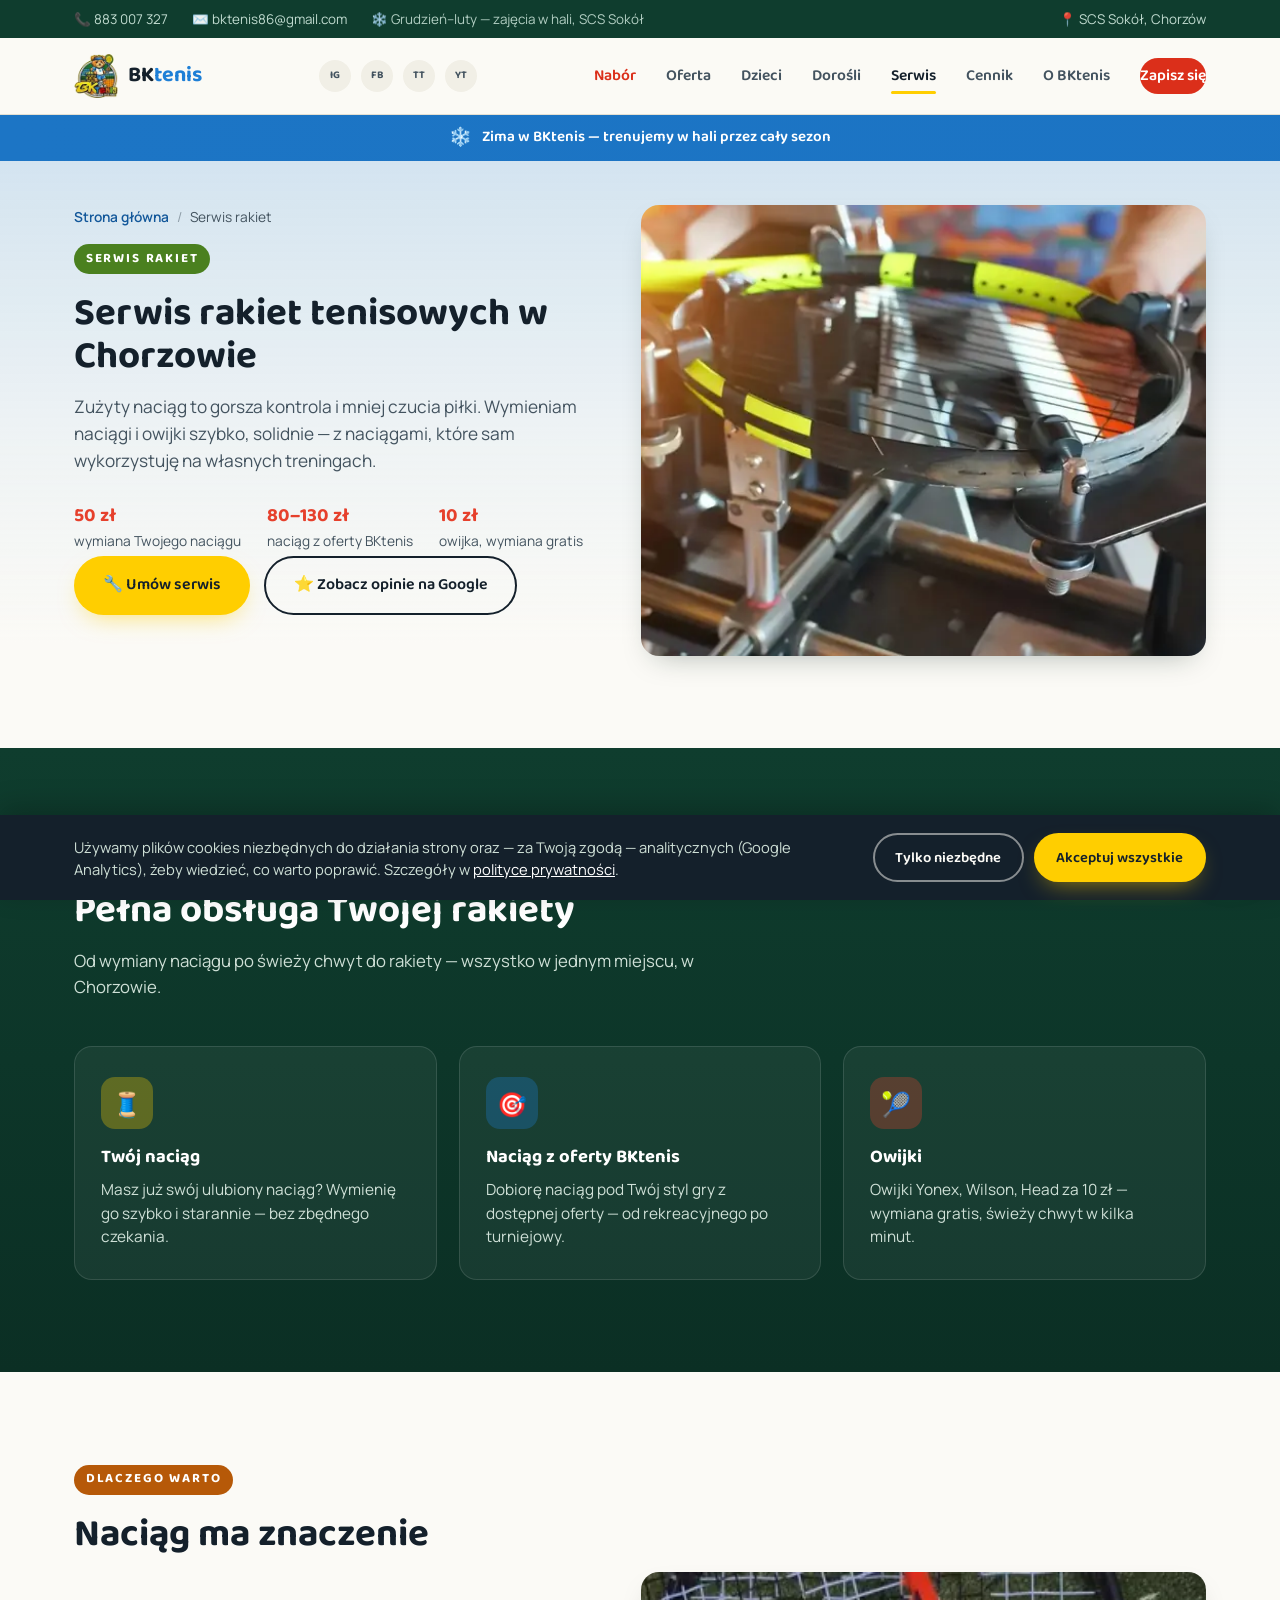
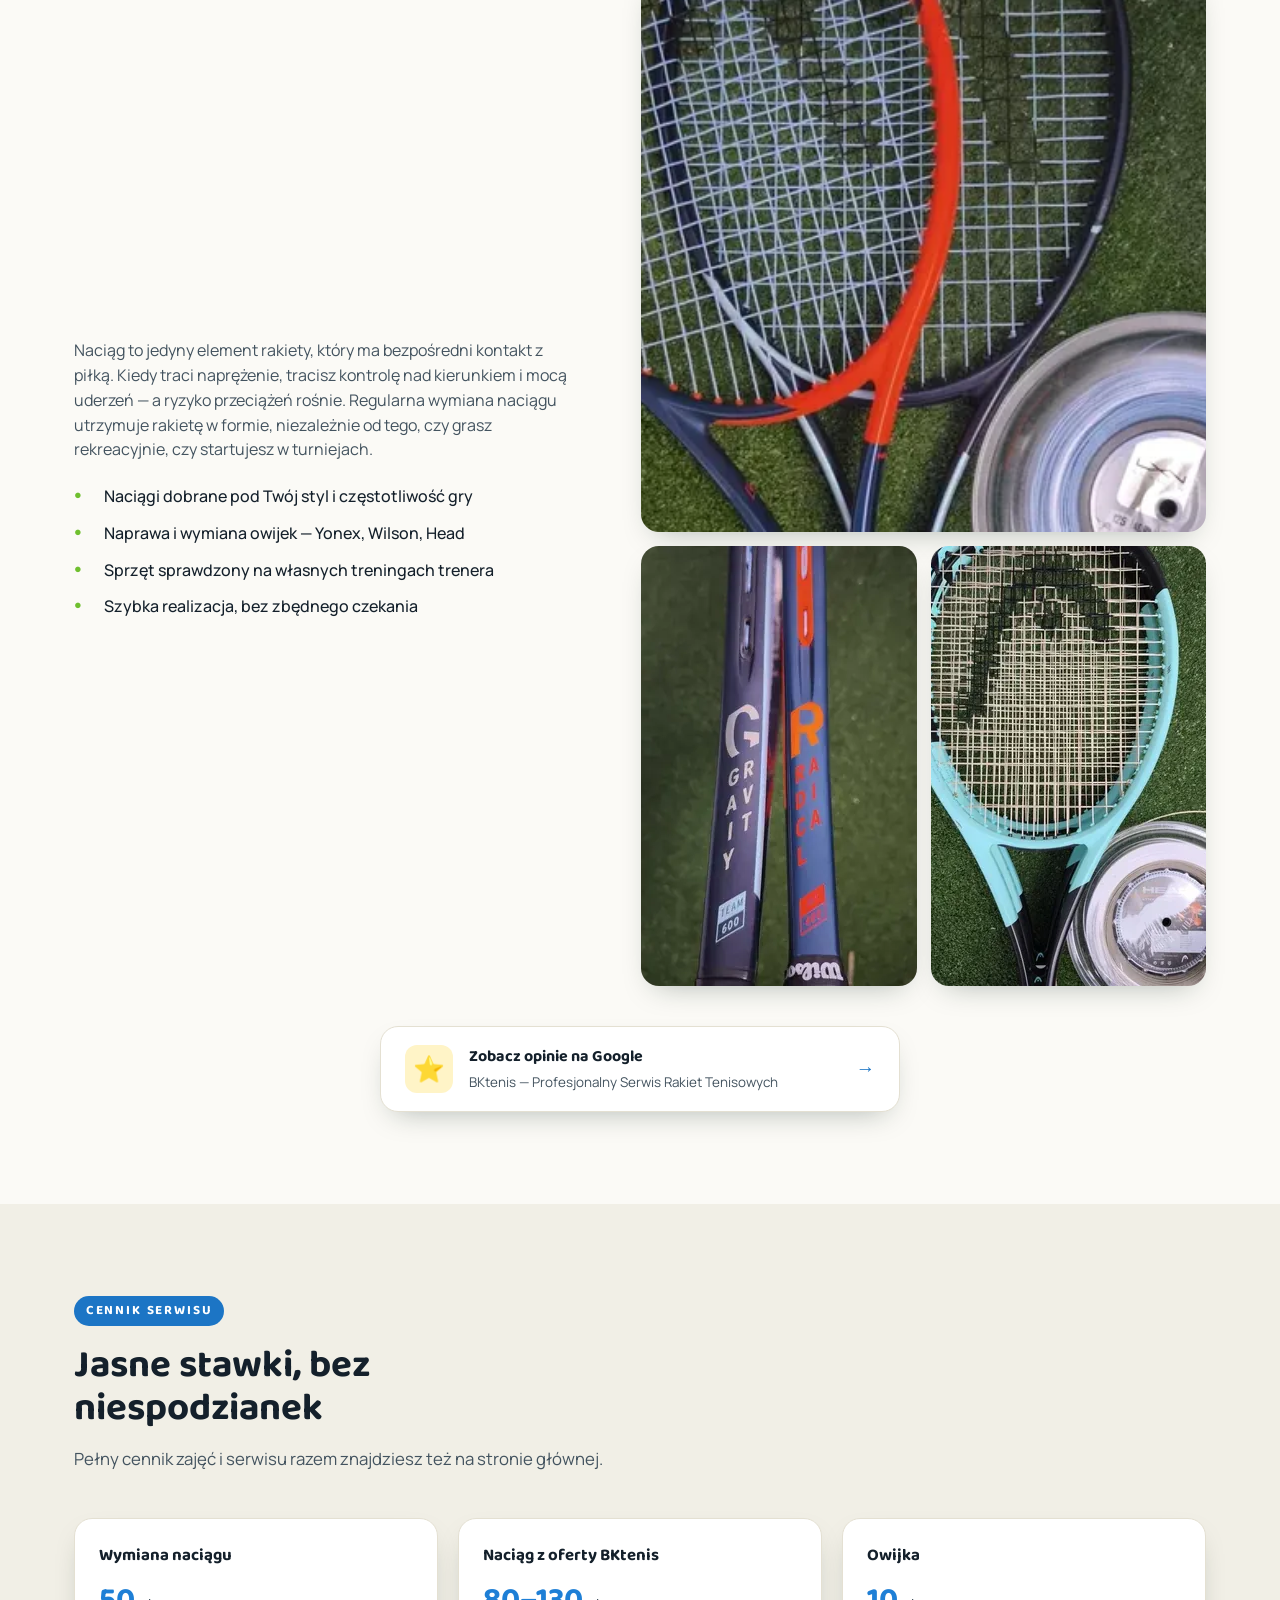
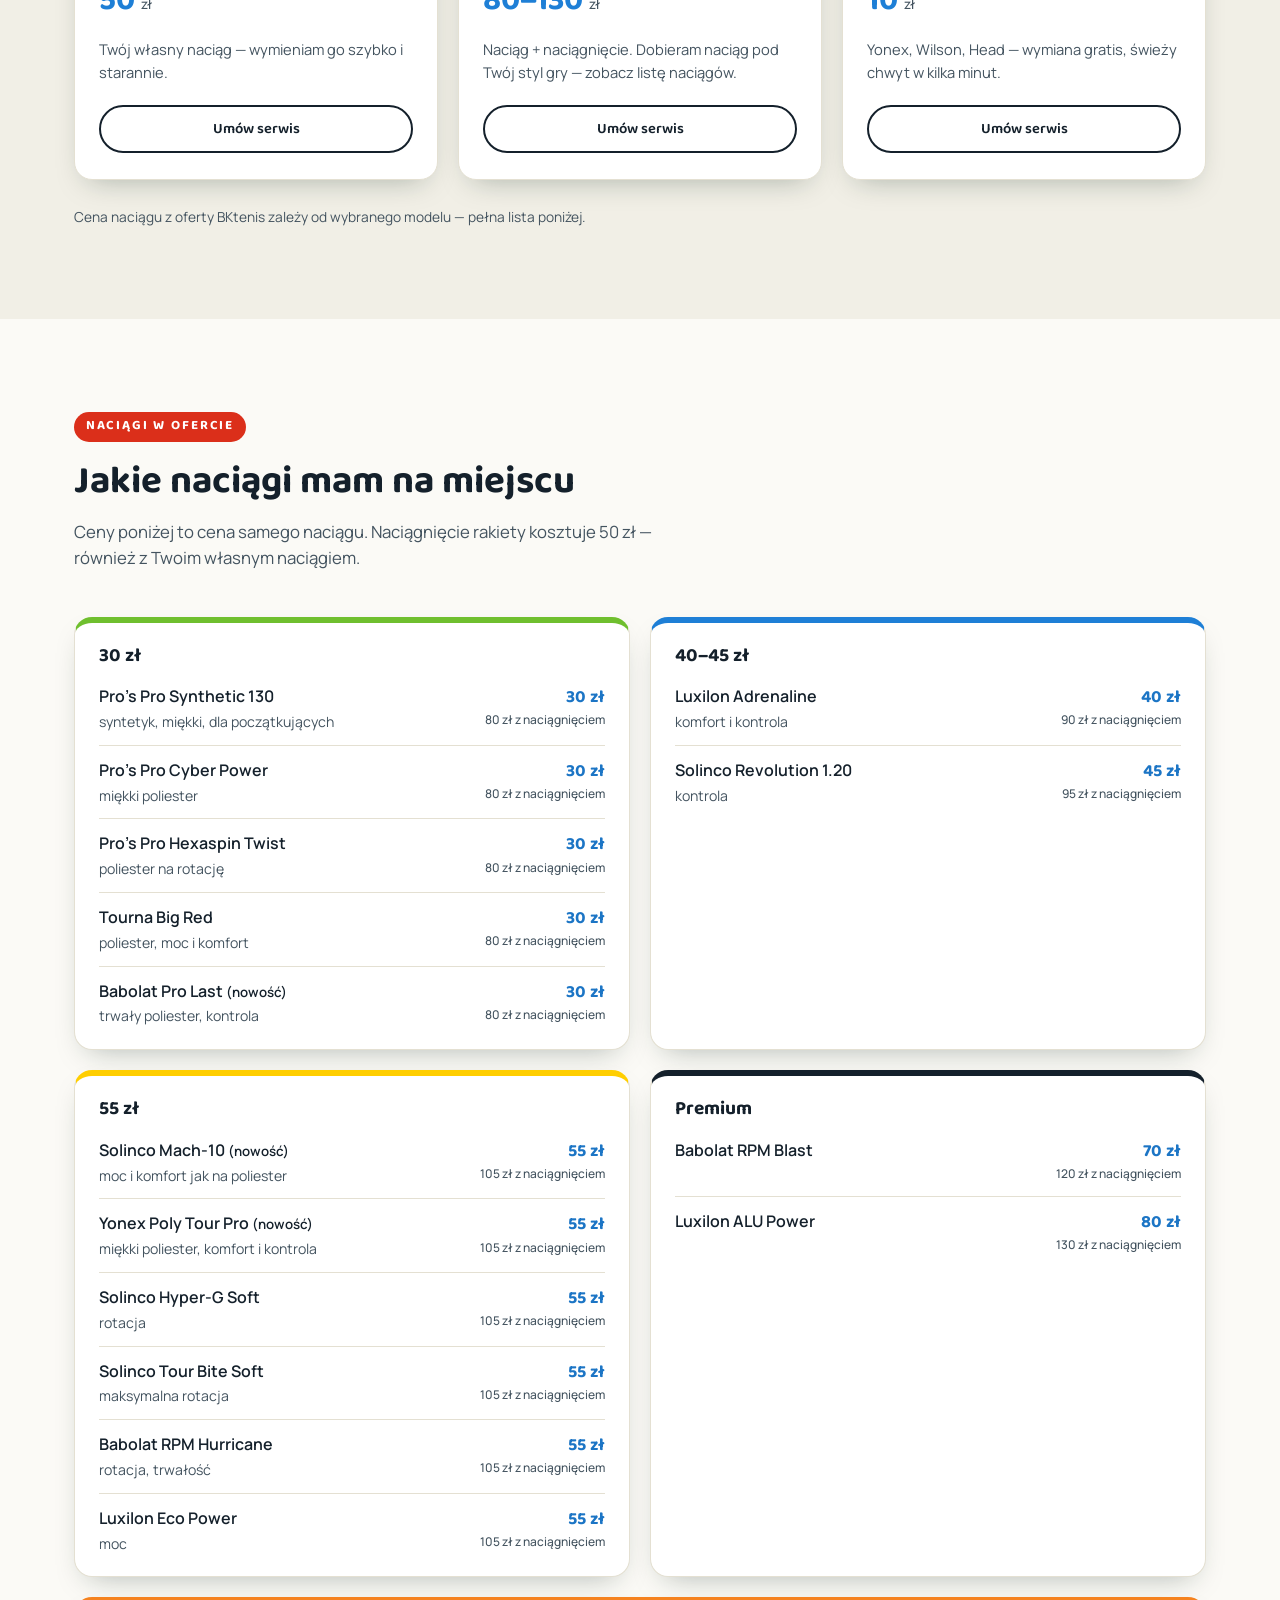
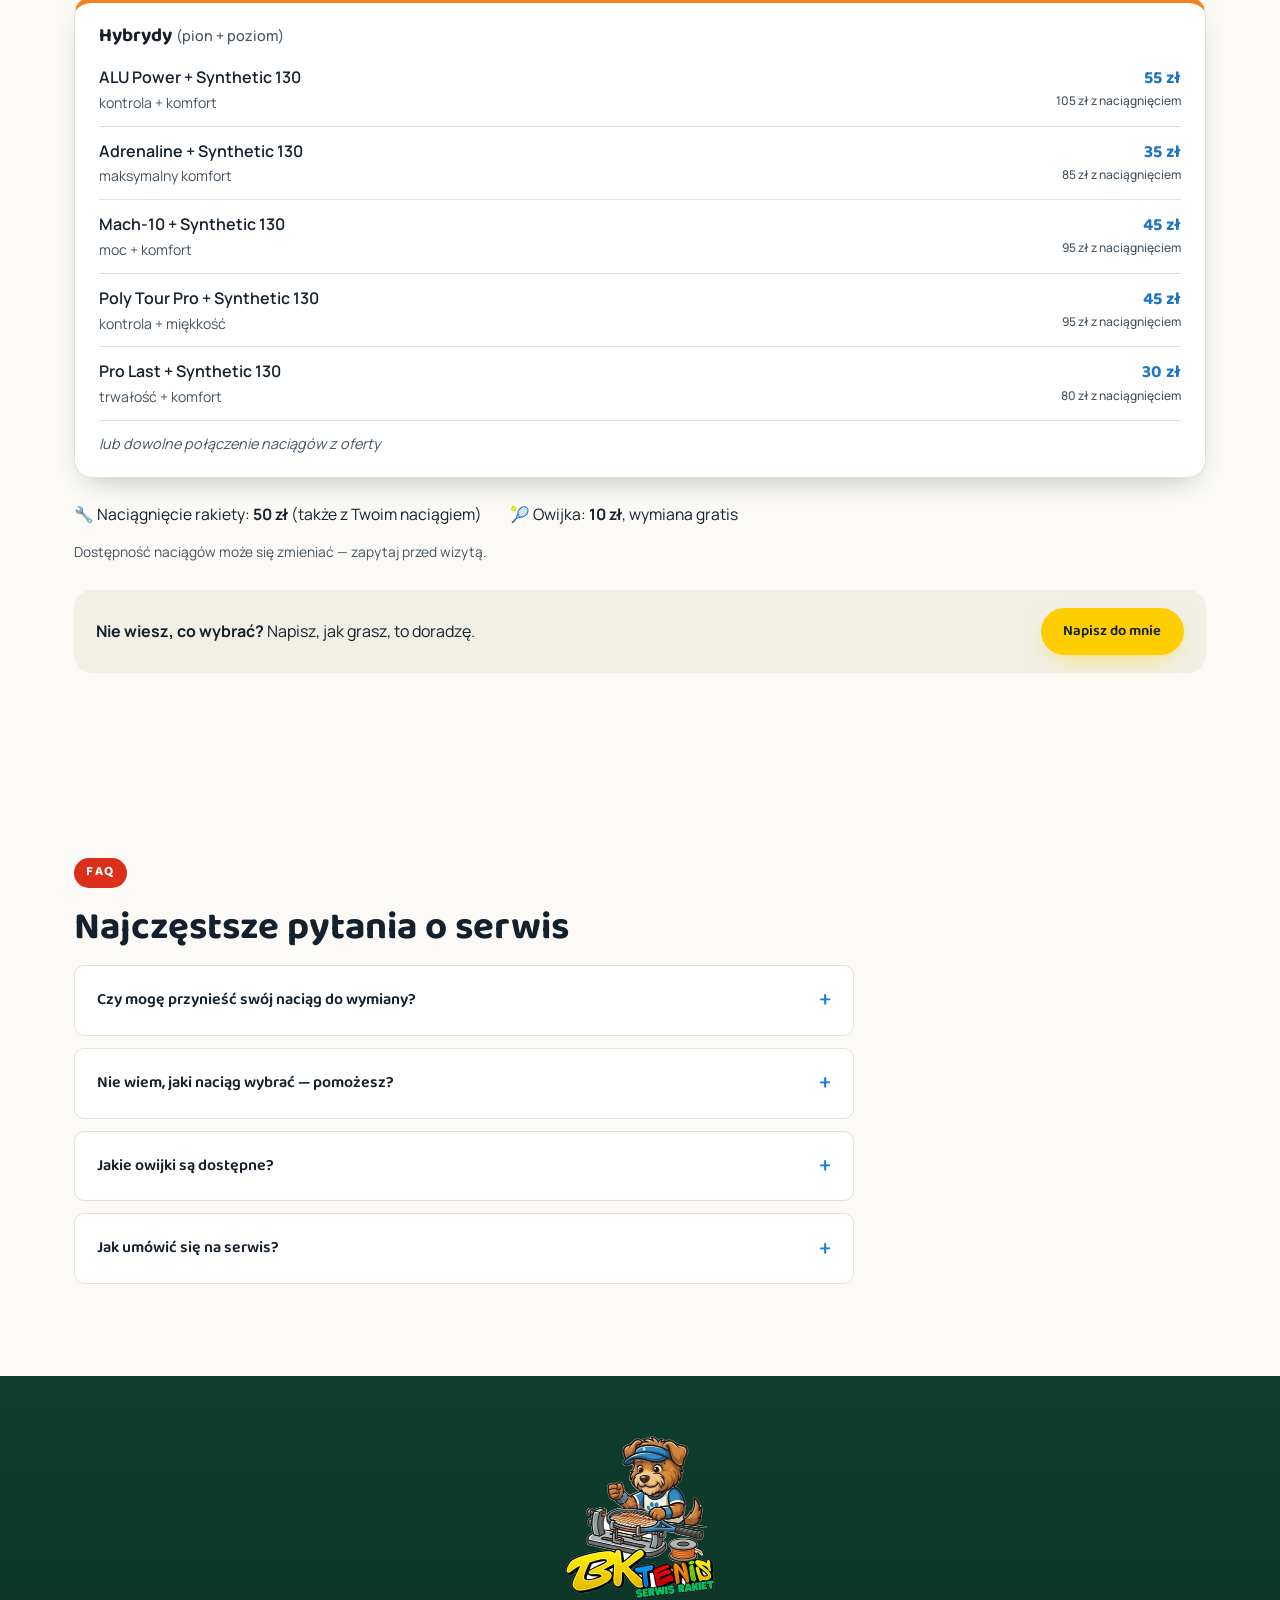
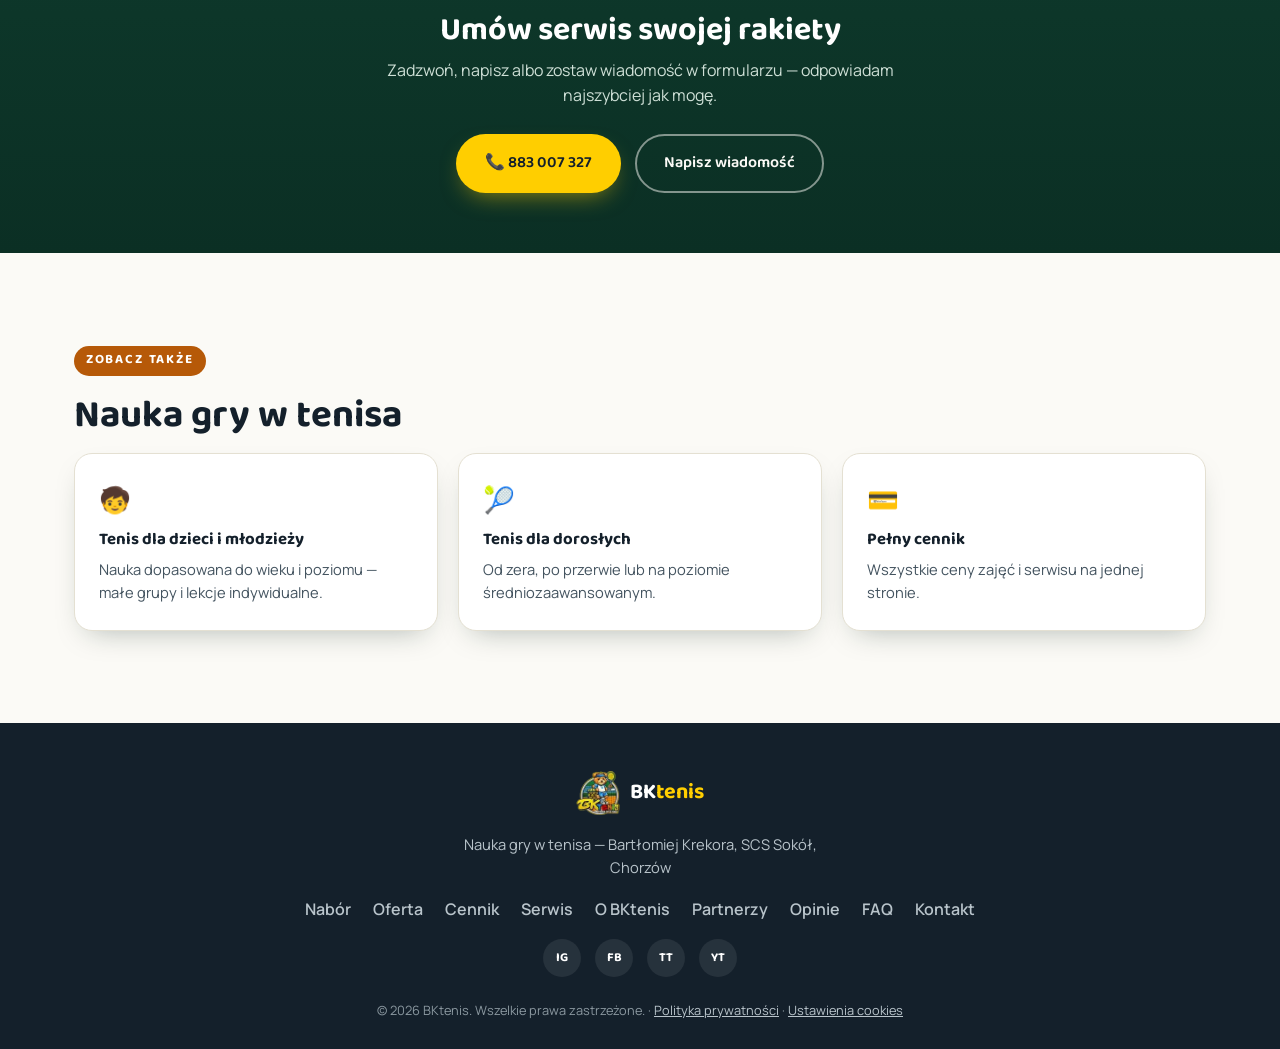
<file: serwis-rakiet-chorzow.html>
<!DOCTYPE html>
<html lang="pl">
<head>
<meta charset="UTF-8">
<meta name="viewport" content="width=device-width, initial-scale=1.0">
<title>Serwis rakiet tenisowych Chorzów — naciąg, owijki | BKtenis</title>
<meta name="description" content="Serwis rakiet tenisowych w Chorzowie — wymiana naciągu (Twój lub z oferty BKtenis) od 50 zł i owijki. Lista naciągów z cenami. Szybko i solidnie.">
<link rel="canonical" href="https://bktenis.pl/serwis-rakiet-chorzow">

<!-- Udostępnianie w social media (Facebook, Messenger, WhatsApp, LinkedIn) -->
<meta property="og:type" content="website">
<meta property="og:locale" content="pl_PL">
<meta property="og:url" content="https://bktenis.pl/serwis-rakiet-chorzow">
<meta property="og:site_name" content="BKtenis">
<meta property="og:title" content="Serwis rakiet tenisowych w Chorzowie | BKtenis">
<meta property="og:description" content="Wymiana naciągu i owijek — szybko i solidnie. Zobacz opinie klientów serwisu rakiet BKtenis na Google.">
<meta property="og:image" content="https://bktenis.pl/assets/img/og-image.jpg">
<meta property="og:image:width" content="1200">
<meta property="og:image:height" content="630">
<meta name="twitter:card" content="summary_large_image">
<meta name="twitter:title" content="Serwis rakiet tenisowych w Chorzowie | BKtenis">
<meta name="twitter:description" content="Wymiana naciągu i owijek — szybko i solidnie. Zobacz opinie klientów serwisu rakiet BKtenis na Google.">
<meta name="twitter:image" content="https://bktenis.pl/assets/img/og-image.jpg">

<link rel="icon" type="image/png" sizes="32x32" href="assets/img/favicon-32.png">
<link rel="icon" type="image/png" sizes="192x192" href="assets/img/favicon-192.png">
<link rel="apple-touch-icon" sizes="180x180" href="assets/img/apple-touch-icon.png">

<script type="application/ld+json">
{
  "@context": "https://schema.org",
  "@type": "Service",
  "serviceType": "Serwis rakiet tenisowych",
  "name": "Serwis rakiet tenisowych — BKtenis Chorzów",
  "description": "Profesjonalny serwis rakiet tenisowych w Chorzowie — wymiana naciągu, dobór naciągu pod styl gry, wymiana owijek.",
  "provider": {
    "@type": "SportsActivityLocation",
    "name": "BKtenis — Szkoła Tenisa Bartłomiej Krekora",
    "telephone": "+48883007327",
    "email": "bktenis86@gmail.com",
    "address": {
      "@type": "PostalAddress",
      "addressLocality": "Chorzów",
      "addressRegion": "śląskie",
      "addressCountry": "PL"
    }
  },
  "areaServed": "Chorzów",
  "offers": [
    {"@type": "Offer", "name": "Wymiana naciągu (Twój naciąg)", "price": "50", "priceCurrency": "PLN"},
    {"@type": "Offer", "name": "Naciąg z oferty BKtenis", "priceRange": "80-130", "priceCurrency": "PLN"},
    {"@type": "Offer", "name": "Owijka (wymiana gratis)", "price": "10", "priceCurrency": "PLN"}
  ]
}
</script>
<script type="application/ld+json">
{
  "@context": "https://schema.org",
  "@type": "BreadcrumbList",
  "itemListElement": [
    { "@type": "ListItem", "position": 1, "name": "Strona główna", "item": "https://bktenis.pl/" },
    { "@type": "ListItem", "position": 2, "name": "Serwis rakiet", "item": "https://bktenis.pl/serwis-rakiet-chorzow" }
  ]
}
</script>

<link rel="preload" as="font" type="font/woff2" href="/assets/fonts/manrope-400.woff2" crossorigin>
<link rel="preload" as="font" type="font/woff2" href="/assets/fonts/baloo2-700.woff2" crossorigin>
<link rel="stylesheet" href="styles.css">

<!-- Google Analytics (GA4) ładowany warunkowo — dopiero po zgodzie na cookies, patrz script.js -->

<script>
document.documentElement.dataset.season = (function(){
  var m = new Date().getMonth() + 1;
  if (m >= 9 && m <= 11) return 'jesien';
  if (m === 12 || m <= 2) return 'zima';
  if (m >= 3 && m <= 6)  return 'wiosna';
  return 'lato';
})();
</script>
</head>
<body>

<!-- ============ TOP BAR ============ -->
<div class="topbar">
  <div class="wrap topbar__inner">
    <a href="tel:883007327" class="topbar__item">📞 883 007 327</a>
    <a href="mailto:bktenis86@gmail.com" class="topbar__item">✉️ bktenis86@gmail.com</a>
    <span class="topbar__item topbar__item--season" id="season-note"></span>
    <span class="topbar__item topbar__item--loc">📍 SCS Sokół, Chorzów</span>
  </div>
</div>

<!-- ============ HEADER / NAV ============ -->
<header class="site-header" id="top">
  <div class="wrap header__inner">
    <a href="/" class="brand">
      <picture>
        <source srcset="assets/img/logo-nav.webp" type="image/webp">
        <img src="assets/img/logo-nav.png" alt="BKtenis logo" class="brand__logo" width="44" height="44">
      </picture>
      <span class="brand__text">BK<em>tenis</em></span>
    </a>

    <div class="header__social">
      <a href="https://www.instagram.com/bktenis86/" target="_blank" rel="noopener" aria-label="Instagram BKtenis">IG</a>
      <a href="https://www.facebook.com/profile.php?id=61577366723133" target="_blank" rel="noopener" aria-label="Facebook BKtenis">FB</a>
      <a href="https://www.tiktok.com/@bktenis86" target="_blank" rel="noopener" aria-label="TikTok BKtenis">TT</a>
      <a href="https://www.youtube.com/@BKtenis" target="_blank" rel="noopener" aria-label="YouTube BKtenis">YT</a>
    </div>

    <nav class="nav" id="nav">
      <a href="/#nabor" class="nav__nabor">Nabór</a>
      <a href="/#oferta">Oferta</a>
      <a href="/tenis-dla-dzieci-chorzow">Dzieci</a>
      <a href="/tenis-dla-doroslych-chorzow">Dorośli</a>
      <a href="/serwis-rakiet-chorzow" class="is-active" aria-current="page">Serwis</a>
      <a href="/#cennik">Cennik</a>
      <a href="/#o-bktenis">O BKtenis</a>
      <a href="/#kontakt" class="nav__cta">Zapisz się</a>
    </nav>

    <button class="burger" id="burger" aria-label="Otwórz menu" aria-expanded="false" aria-controls="nav">
      <span></span><span></span><span></span>
    </button>
  </div>
</header>

<!-- ============ WSTĘGA SEZONOWA ============ -->
<div class="season-ribbon" id="season-ribbon">
  <div class="wrap season-ribbon__inner">
    <span class="season-ribbon__icon" id="season-ribbon-icon" aria-hidden="true"></span>
    <span id="season-ribbon-text"></span>
  </div>
</div>

<!-- ============ PAGE INTRO ============ -->
<section class="page-intro">
  <div class="wrap split">
    <div class="split__copy">
      <p class="breadcrumb">
        <a href="/">Strona główna</a>
        <span class="breadcrumb__sep">/</span>
        <span class="breadcrumb__current">Serwis rakiet</span>
      </p>
      <p class="eyebrow eyebrow--4">SERWIS RAKIET</p>
      <h1 class="section__title">Serwis rakiet tenisowych w Chorzowie</h1>
      <p class="hero__lead">Zużyty naciąg to gorsza kontrola i mniej czucia piłki. Wymieniam naciągi i owijki szybko, solidnie — z naciągami, które sam wykorzystuję na własnych treningach.</p>

      <div class="page-intro__quickfacts hero__stats">
        <div class="stat"><strong>50 zł</strong><span>wymiana Twojego naciągu</span></div>
        <div class="stat"><strong>80–130 zł</strong><span>naciąg z oferty BKtenis</span></div>
        <div class="stat"><strong>10 zł</strong><span>owijka, wymiana gratis</span></div>
      </div>

      <div class="hero__actions">
        <a href="/#kontakt" class="btn btn--primary">🔧 Umów serwis</a>
        <a href="https://www.google.com/maps?cid=8682291723711479997" target="_blank" rel="noopener" class="btn btn--outline">⭐ Zobacz opinie na Google</a>
      </div>
    </div>
    <div class="split__art">
      <picture>
        <source srcset="assets/img/serwis-main-sm.webp 550w, assets/img/serwis-main.webp 900w" sizes="(max-width: 860px) 100vw, 550px" type="image/webp">
        <img src="assets/img/serwis-main.jpg" alt="Naciąganie rakiety tenisowej na maszynie w serwisie BKtenis" width="900" height="720" style="border-radius:var(--radius);box-shadow:var(--shadow);width:100%;height:auto;object-fit:cover;">
      </picture>
    </div>
  </div>
</section>

<!-- ============ CO OFERUJĘ ============ -->
<section class="section section--dark">
  <div class="wrap">
    <p class="eyebrow eyebrow--1">CO OFERUJĘ</p>
    <h2 class="section__title section__title--light">Pełna obsługa Twojej rakiety</h2>
    <p class="section__lead section__lead--light">Od wymiany naciągu po świeży chwyt do rakiety — wszystko w jednym miejscu, w Chorzowie.</p>

    <div class="cards cards--3">
      <article class="card card--dark">
        <div class="card__icon" style="--c:var(--yellow)">🧵</div>
        <h3>Twój naciąg</h3>
        <p>Masz już swój ulubiony naciąg? Wymienię go szybko i starannie — bez zbędnego czekania.</p>
      </article>
      <article class="card card--dark">
        <div class="card__icon" style="--c:var(--blue)">🎯</div>
        <h3>Naciąg z oferty BKtenis</h3>
        <p>Dobiorę naciąg pod Twój styl gry z dostępnej oferty — od rekreacyjnego po turniejowy.</p>
      </article>
      <article class="card card--dark">
        <div class="card__icon" style="--c:var(--red)">🎾</div>
        <h3>Owijki</h3>
        <p>Owijki Yonex, Wilson, Head za 10 zł — wymiana gratis, świeży chwyt w kilka minut.</p>
      </article>
    </div>
  </div>
</section>

<!-- ============ DLACZEGO WARTO ============ -->
<section class="section">
  <div class="wrap">
    <p class="eyebrow eyebrow--3">DLACZEGO WARTO</p>
    <h2 class="section__title">Naciąg ma znaczenie</h2>
    <div class="split">
      <div class="split__copy">
        <p>Naciąg to jedyny element rakiety, który ma bezpośredni kontakt z piłką. Kiedy traci naprężenie, tracisz kontrolę nad kierunkiem i mocą uderzeń — a ryzyko przeciążeń rośnie. Regularna wymiana naciągu utrzymuje rakietę w formie, niezależnie od tego, czy grasz rekreacyjnie, czy startujesz w turniejach.</p>
        <ul class="check-list">
          <li>Naciągi dobrane pod Twój styl i częstotliwość gry</li>
          <li>Naprawa i wymiana owijek — Yonex, Wilson, Head</li>
          <li>Sprzęt sprawdzony na własnych treningach trenera</li>
          <li>Szybka realizacja, bez zbędnego czekania</li>
        </ul>
      </div>
      <div class="split__art">
        <div class="photo-collage">
          <picture>
            <source srcset="assets/img/serwis-collage-main-sm.webp 550w, assets/img/serwis-collage-main.webp 900w" sizes="(max-width: 860px) 100vw, 550px" type="image/webp">
            <img class="photo-collage__main" src="assets/img/serwis-collage-main.jpg" alt="Rakiety tenisowe ze świeżym naciągiem i szpula naciągu BKtenis" width="900" height="560" loading="lazy">
          </picture>
          <div class="photo-collage__row">
            <picture>
              <source srcset="assets/img/serwis-3.webp" type="image/webp">
              <img src="assets/img/serwis-3.jpg" alt="Modele rakiet dostępne w serwisie BKtenis" width="440" height="440" loading="lazy">
            </picture>
            <picture>
              <source srcset="assets/img/serwis-4.webp" type="image/webp">
              <img src="assets/img/serwis-4.jpg" alt="Rakieta tenisowa gotowa do naciągnięcia" width="440" height="440" loading="lazy">
            </picture>
          </div>
        </div>
      </div>
    </div>

    <div class="google-reviews-cta" style="max-width:520px;margin:40px auto 0;">
      <span class="google-reviews-cta__icon">⭐</span>
      <span class="google-reviews-cta__text">
        <strong>Zobacz opinie na Google</strong>
        <span>BKtenis — Profesjonalny Serwis Rakiet Tenisowych</span>
      </span>
      <a href="https://www.google.com/maps?cid=8682291723711479997" target="_blank" rel="noopener" class="google-reviews-cta__arrow" style="text-decoration:none;">→</a>
    </div>
  </div>
</section>

<!-- ============ CENNIK ============ -->
<section class="section section--tint">
  <div class="wrap">
    <p class="eyebrow eyebrow--1">CENNIK SERWISU</p>
    <h2 class="section__title">Jasne stawki, bez niespodzianek</h2>
    <p class="section__lead">Pełny cennik zajęć i serwisu razem znajdziesz też na <a href="/#cennik">stronie głównej</a>.</p>

    <div class="price-grid price-grid--service">
      <div class="price-card">
        <h3 class="price-card__title">Wymiana naciągu</h3>
        <p class="price-card__price">50 <span>zł</span></p>
        <p class="price-card__desc">Twój własny naciąg — wymieniam go szybko i starannie.</p>
        <a href="/#kontakt" class="btn btn--outline btn--sm">Umów serwis</a>
      </div>
      <div class="price-card">
        <h3 class="price-card__title">Naciąg z oferty BKtenis</h3>
        <p class="price-card__price">80–130 <span>zł</span></p>
        <p class="price-card__desc">Naciąg + naciągnięcie. Dobieram naciąg pod Twój styl gry — <a href="#naciagi">zobacz listę naciągów</a>.</p>
        <a href="/#kontakt" class="btn btn--outline btn--sm">Umów serwis</a>
      </div>
      <div class="price-card">
        <h3 class="price-card__title">Owijka</h3>
        <p class="price-card__price">10 <span>zł</span></p>
        <p class="price-card__desc">Yonex, Wilson, Head — wymiana gratis, świeży chwyt w kilka minut.</p>
        <a href="/#kontakt" class="btn btn--outline btn--sm">Umów serwis</a>
      </div>
    </div>
    <p class="price-table__note">Cena naciągu z oferty BKtenis zależy od wybranego modelu — pełna lista <a href="#naciagi">poniżej</a>.</p>
  </div>
</section>

<!-- ============ NACIĄGI ============ -->
<section class="section" id="naciagi">
  <div class="wrap">
    <p class="eyebrow eyebrow--2">NACIĄGI W OFERCIE</p>
    <h2 class="section__title">Jakie naciągi mam na miejscu</h2>
    <p class="section__lead">Ceny poniżej to cena samego naciągu. Naciągnięcie rakiety kosztuje 50 zł — również z Twoim własnym naciągiem.</p>

    <div class="string-tiers">
      <div class="string-tier string-tier--green">
        <h3 class="string-tier__title">30 zł</h3>
        <ul class="string-tier__list">
          <li class="string-row">
            <span class="string-row__name">Pro's Pro Synthetic 130<span class="string-row__desc">syntetyk, miękki, dla początkujących</span></span>
            <span class="string-row__price">30 zł<small>80 zł z naciągnięciem</small></span>
          </li>
          <li class="string-row">
            <span class="string-row__name">Pro's Pro Cyber Power<span class="string-row__desc">miękki poliester</span></span>
            <span class="string-row__price">30 zł<small>80 zł z naciągnięciem</small></span>
          </li>
          <li class="string-row">
            <span class="string-row__name">Pro's Pro Hexaspin Twist<span class="string-row__desc">poliester na rotację</span></span>
            <span class="string-row__price">30 zł<small>80 zł z naciągnięciem</small></span>
          </li>
          <li class="string-row">
            <span class="string-row__name">Tourna Big Red<span class="string-row__desc">poliester, moc i komfort</span></span>
            <span class="string-row__price">30 zł<small>80 zł z naciągnięciem</small></span>
          </li>
          <li class="string-row">
            <span class="string-row__name">Babolat Pro Last <small>(nowość)</small><span class="string-row__desc">trwały poliester, kontrola</span></span>
            <span class="string-row__price">30 zł<small>80 zł z naciągnięciem</small></span>
          </li>
        </ul>
      </div>
      <div class="string-tier string-tier--blue">
        <h3 class="string-tier__title">40–45 zł</h3>
        <ul class="string-tier__list">
          <li class="string-row">
            <span class="string-row__name">Luxilon Adrenaline<span class="string-row__desc">komfort i kontrola</span></span>
            <span class="string-row__price">40 zł<small>90 zł z naciągnięciem</small></span>
          </li>
          <li class="string-row">
            <span class="string-row__name">Solinco Revolution 1.20<span class="string-row__desc">kontrola</span></span>
            <span class="string-row__price">45 zł<small>95 zł z naciągnięciem</small></span>
          </li>
        </ul>
      </div>
      <div class="string-tier string-tier--yellow">
        <h3 class="string-tier__title">55 zł</h3>
        <ul class="string-tier__list">
          <li class="string-row">
            <span class="string-row__name">Solinco Mach-10 <small>(nowość)</small><span class="string-row__desc">moc i komfort jak na poliester</span></span>
            <span class="string-row__price">55 zł<small>105 zł z naciągnięciem</small></span>
          </li>
          <li class="string-row">
            <span class="string-row__name">Yonex Poly Tour Pro <small>(nowość)</small><span class="string-row__desc">miękki poliester, komfort i kontrola</span></span>
            <span class="string-row__price">55 zł<small>105 zł z naciągnięciem</small></span>
          </li>
          <li class="string-row">
            <span class="string-row__name">Solinco Hyper-G Soft<span class="string-row__desc">rotacja</span></span>
            <span class="string-row__price">55 zł<small>105 zł z naciągnięciem</small></span>
          </li>
          <li class="string-row">
            <span class="string-row__name">Solinco Tour Bite Soft<span class="string-row__desc">maksymalna rotacja</span></span>
            <span class="string-row__price">55 zł<small>105 zł z naciągnięciem</small></span>
          </li>
          <li class="string-row">
            <span class="string-row__name">Babolat RPM Hurricane<span class="string-row__desc">rotacja, trwałość</span></span>
            <span class="string-row__price">55 zł<small>105 zł z naciągnięciem</small></span>
          </li>
          <li class="string-row">
            <span class="string-row__name">Luxilon Eco Power<span class="string-row__desc">moc</span></span>
            <span class="string-row__price">55 zł<small>105 zł z naciągnięciem</small></span>
          </li>
        </ul>
      </div>
      <div class="string-tier string-tier--ink">
        <h3 class="string-tier__title">Premium</h3>
        <ul class="string-tier__list">
          <li class="string-row">
            <span class="string-row__name">Babolat RPM Blast</span>
            <span class="string-row__price">70 zł<small>120 zł z naciągnięciem</small></span>
          </li>
          <li class="string-row">
            <span class="string-row__name">Luxilon ALU Power</span>
            <span class="string-row__price">80 zł<small>130 zł z naciągnięciem</small></span>
          </li>
        </ul>
      </div>
      <div class="string-tier string-tier--orange string-tier--wide">
        <h3 class="string-tier__title">Hybrydy <span class="string-tier__sub">(pion + poziom)</span></h3>
        <ul class="string-tier__list">
          <li class="string-row">
            <span class="string-row__name">ALU Power + Synthetic 130<span class="string-row__desc">kontrola + komfort</span></span>
            <span class="string-row__price">55 zł<small>105 zł z naciągnięciem</small></span>
          </li>
          <li class="string-row">
            <span class="string-row__name">Adrenaline + Synthetic 130<span class="string-row__desc">maksymalny komfort</span></span>
            <span class="string-row__price">35 zł<small>85 zł z naciągnięciem</small></span>
          </li>
          <li class="string-row">
            <span class="string-row__name">Mach-10 + Synthetic 130<span class="string-row__desc">moc + komfort</span></span>
            <span class="string-row__price">45 zł<small>95 zł z naciągnięciem</small></span>
          </li>
          <li class="string-row">
            <span class="string-row__name">Poly Tour Pro + Synthetic 130<span class="string-row__desc">kontrola + miękkość</span></span>
            <span class="string-row__price">45 zł<small>95 zł z naciągnięciem</small></span>
          </li>
          <li class="string-row">
            <span class="string-row__name">Pro Last + Synthetic 130<span class="string-row__desc">trwałość + komfort</span></span>
            <span class="string-row__price">30 zł<small>80 zł z naciągnięciem</small></span>
          </li>
          <li class="string-row string-row--note">lub dowolne połączenie naciągów z oferty</li>
        </ul>
      </div>
    </div>

    <ul class="string-extras">
      <li><span aria-hidden="true">🔧</span> Naciągnięcie rakiety: <strong>50 zł</strong> (także z Twoim naciągiem)</li>
      <li><span aria-hidden="true">🎾</span> Owijka: <strong>10 zł</strong>, wymiana gratis</li>
    </ul>
    <p class="price-table__note">Dostępność naciągów może się zmieniać — zapytaj przed wizytą.</p>

    <div class="string-help">
      <p><strong>Nie wiesz, co wybrać?</strong> Napisz, jak grasz, to doradzę.</p>
      <a href="/#kontakt" class="btn btn--primary btn--sm">Napisz do mnie</a>
    </div>
  </div>
</section>

<!-- ============ FAQ ============ -->
<section class="section">
  <div class="wrap">
    <p class="eyebrow eyebrow--2">FAQ</p>
    <h2 class="section__title">Najczęstsze pytania o serwis</h2>
    <div class="faq-list">
      <details class="faq-item">
        <summary>Czy mogę przynieść swój naciąg do wymiany?</summary>
        <p>Tak — wymienię Twój własny naciąg szybko i starannie. To opcja "Wymiana naciągu" w cenniku.</p>
      </details>
      <details class="faq-item">
        <summary>Nie wiem, jaki naciąg wybrać — pomożesz?</summary>
        <p>Jasne. Dobieram naciąg pod styl gry i poziom zaawansowania — od rekreacyjnego po turniejowy, z dostępnej oferty BKtenis.</p>
      </details>
      <details class="faq-item">
        <summary>Jakie owijki są dostępne?</summary>
        <p>Owijki Yonex, Wilson i Head za 10 zł — wymianę robię gratis, zajmuje kilka minut.</p>
      </details>
      <details class="faq-item">
        <summary>Jak umówić się na serwis?</summary>
        <p>Zadzwoń, napisz e-mail albo skorzystaj z formularza w sekcji <a href="/#kontakt">Kontakt</a> — ustalimy dogodny termin.</p>
      </details>
    </div>
  </div>
</section>

<!-- ============ CTA BANNER ============ -->
<section class="section--dark cta-banner">
  <div class="wrap">
    <picture>
      <source srcset="assets/img/serwisant-mascot.webp" type="image/webp">
      <img src="assets/img/serwisant-mascot.png" alt="Maskotka BKtenis naciągająca rakietę tenisową" width="480" height="520" style="width:150px;height:auto;margin:0 auto 14px;display:block;" loading="lazy">
    </picture>
    <h2 class="cta-banner__title">Umów serwis swojej rakiety</h2>
    <p class="cta-banner__lead">Zadzwoń, napisz albo zostaw wiadomość w formularzu — odpowiadam najszybciej jak mogę.</p>
    <div class="cta-banner__actions">
      <a href="tel:883007327" class="btn btn--primary">📞 883 007 327</a>
      <a href="/#kontakt" class="btn btn--ghost">Napisz wiadomość</a>
    </div>
  </div>
</section>

<!-- ============ RELATED PAGES ============ -->
<section class="section">
  <div class="wrap">
    <p class="eyebrow eyebrow--3">ZOBACZ TAKŻE</p>
    <h2 class="section__title">Nauka gry w tenisa</h2>
    <div class="related-pages">
      <a href="/tenis-dla-dzieci-chorzow" class="related-card">
        <div class="related-card__icon">🧒</div>
        <h3>Tenis dla dzieci i młodzieży</h3>
        <p>Nauka dopasowana do wieku i poziomu — małe grupy i lekcje indywidualne.</p>
      </a>
      <a href="/tenis-dla-doroslych-chorzow" class="related-card">
        <div class="related-card__icon">🎾</div>
        <h3>Tenis dla dorosłych</h3>
        <p>Od zera, po przerwie lub na poziomie średniozaawansowanym.</p>
      </a>
      <a href="/#cennik" class="related-card">
        <div class="related-card__icon">💳</div>
        <h3>Pełny cennik</h3>
        <p>Wszystkie ceny zajęć i serwisu na jednej stronie.</p>
      </a>
    </div>
  </div>
</section>

<!-- ============ FOOTER ============ -->
<footer class="footer">
  <div class="wrap footer__inner">
    <a href="/" class="brand brand--footer">
      <picture>
        <source srcset="assets/img/logo-nav.webp" type="image/webp">
        <img src="assets/img/logo-nav.png" alt="BKtenis logo" class="brand__logo" width="44" height="44">
      </picture>
      <span class="brand__text">BK<em>tenis</em></span>
    </a>
    <p class="footer__tag">Nauka gry w tenisa — Bartłomiej Krekora, SCS Sokół, Chorzów</p>
    <nav class="footer__nav">
      <a href="/#nabor">Nabór</a>
      <a href="/#oferta">Oferta</a>
      <a href="/#cennik">Cennik</a>
      <a href="/serwis-rakiet-chorzow">Serwis</a>
      <a href="/#o-bktenis">O BKtenis</a>
      <a href="/#partnerzy">Partnerzy</a>
      <a href="/#opinie">Opinie</a>
      <a href="/#faq">FAQ</a>
      <a href="/#kontakt">Kontakt</a>
    </nav>

    <div class="footer__social">
      <a href="https://www.instagram.com/bktenis86/" target="_blank" rel="noopener" aria-label="Instagram BKtenis">IG</a>
      <a href="https://www.facebook.com/profile.php?id=61577366723133" target="_blank" rel="noopener" aria-label="Facebook BKtenis">FB</a>
      <a href="https://www.tiktok.com/@bktenis86" target="_blank" rel="noopener" aria-label="TikTok BKtenis">TT</a>
      <a href="https://www.youtube.com/@BKtenis" target="_blank" rel="noopener" aria-label="YouTube BKtenis">YT</a>
    </div>

    <p class="footer__copy">© <span id="year"></span> BKtenis. Wszelkie prawa zastrzeżone. · <a href="/polityka-prywatnosci">Polityka prywatności</a> · <a href="#" id="cookie-settings-link">Ustawienia cookies</a></p>
  </div>
</footer>

<!-- Pływający przycisk WhatsApp — widoczny cały czas podczas przewijania -->
<a href="https://wa.me/48883007327?text=Dzie%C5%84%20dobry%2C%20chcia%C5%82bym%2Fabym%20zapyta%C4%87%20o%20zaj%C4%99cia%20BKtenis"
   target="_blank" rel="noopener"
   class="whatsapp-fab"
   aria-label="Napisz do nas na WhatsApp">💬</a>

<!-- ============ COOKIE BANNER (RODO) ============ -->
<div class="cookie-banner" id="cookie-banner" role="dialog" aria-live="polite" aria-label="Zgoda na pliki cookies">
  <div class="wrap cookie-banner__inner">
    <p class="cookie-banner__text">
      Używamy plików cookies niezbędnych do działania strony oraz — za Twoją zgodą — analitycznych (Google Analytics), żeby wiedzieć, co warto poprawić. Szczegóły w <a href="/polityka-prywatnosci">polityce prywatności</a>.
    </p>
    <div class="cookie-banner__actions">
      <button type="button" class="btn btn--ghost btn--sm" id="cookie-reject">Tylko niezbędne</button>
      <button type="button" class="btn btn--primary btn--sm" id="cookie-accept">Akceptuj wszystkie</button>
    </div>
  </div>
</div>

<script src="script.js"></script>
</body>
</html>
</file>
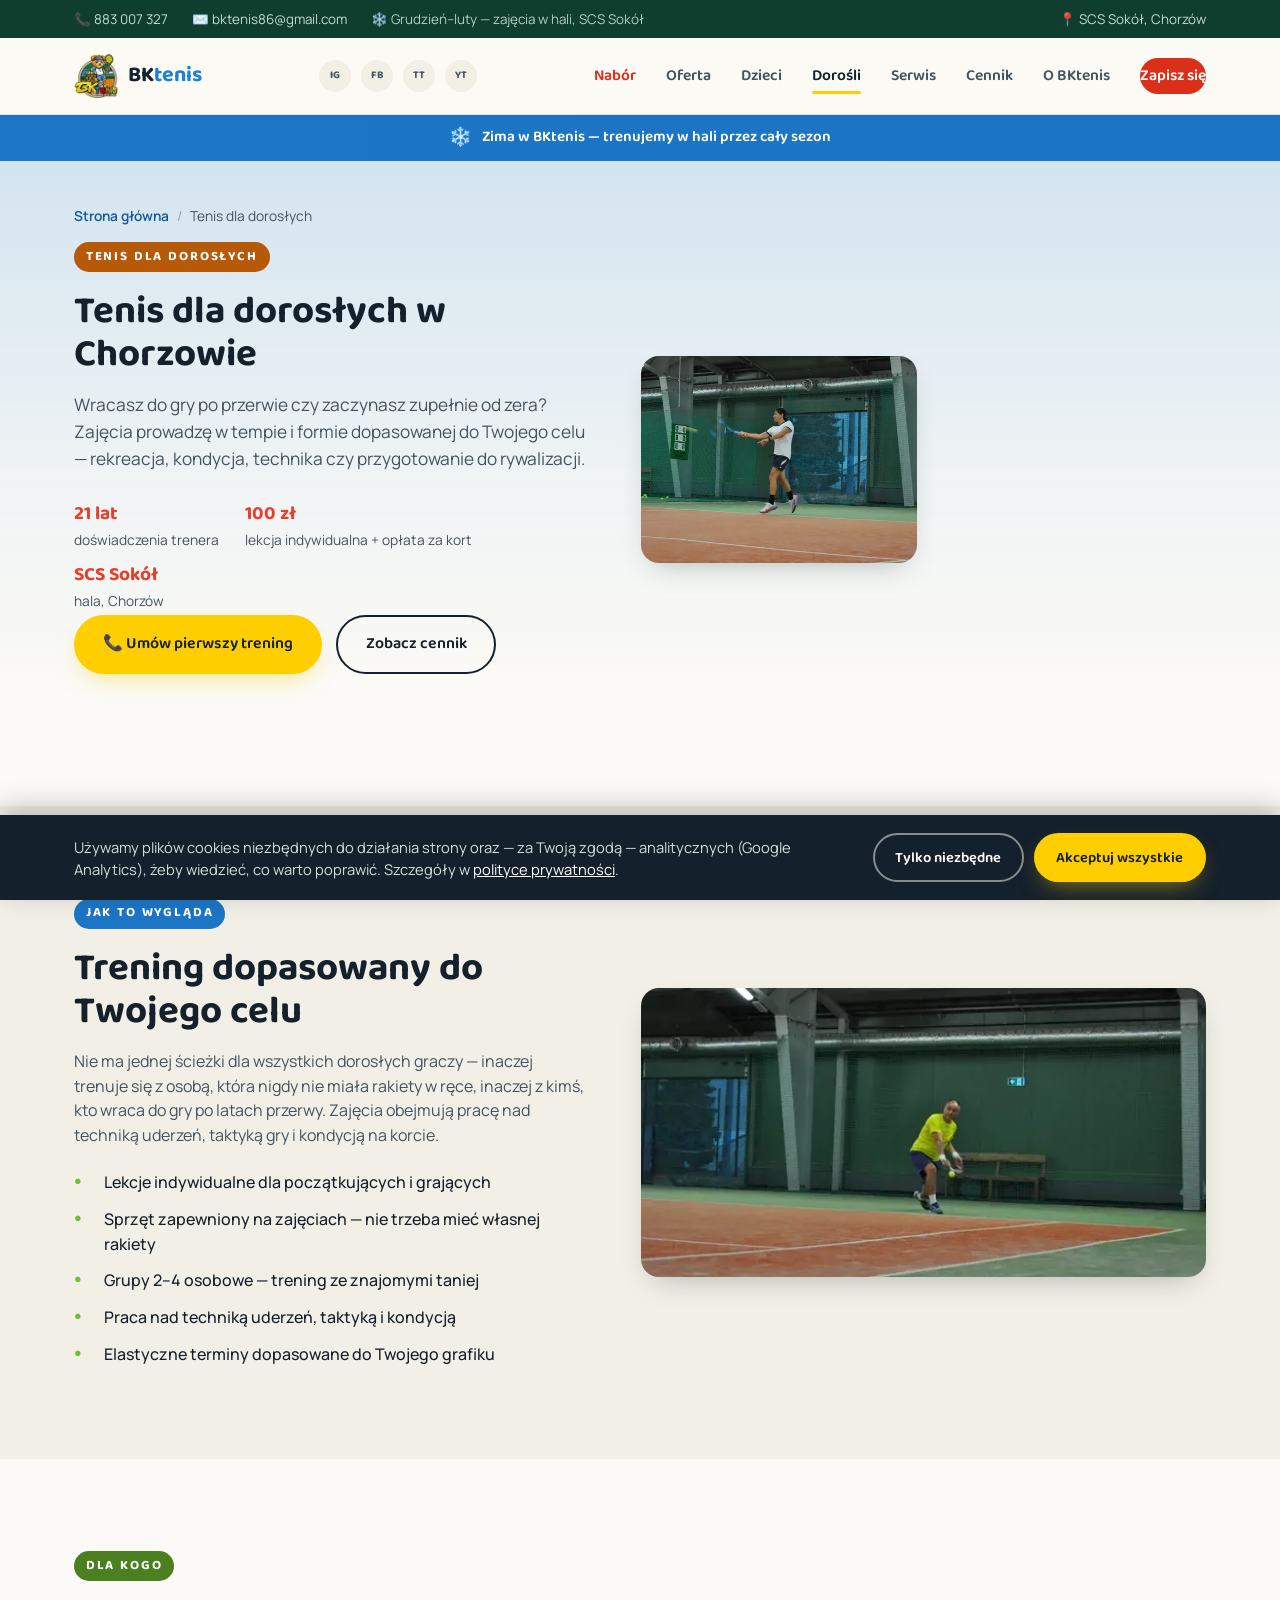
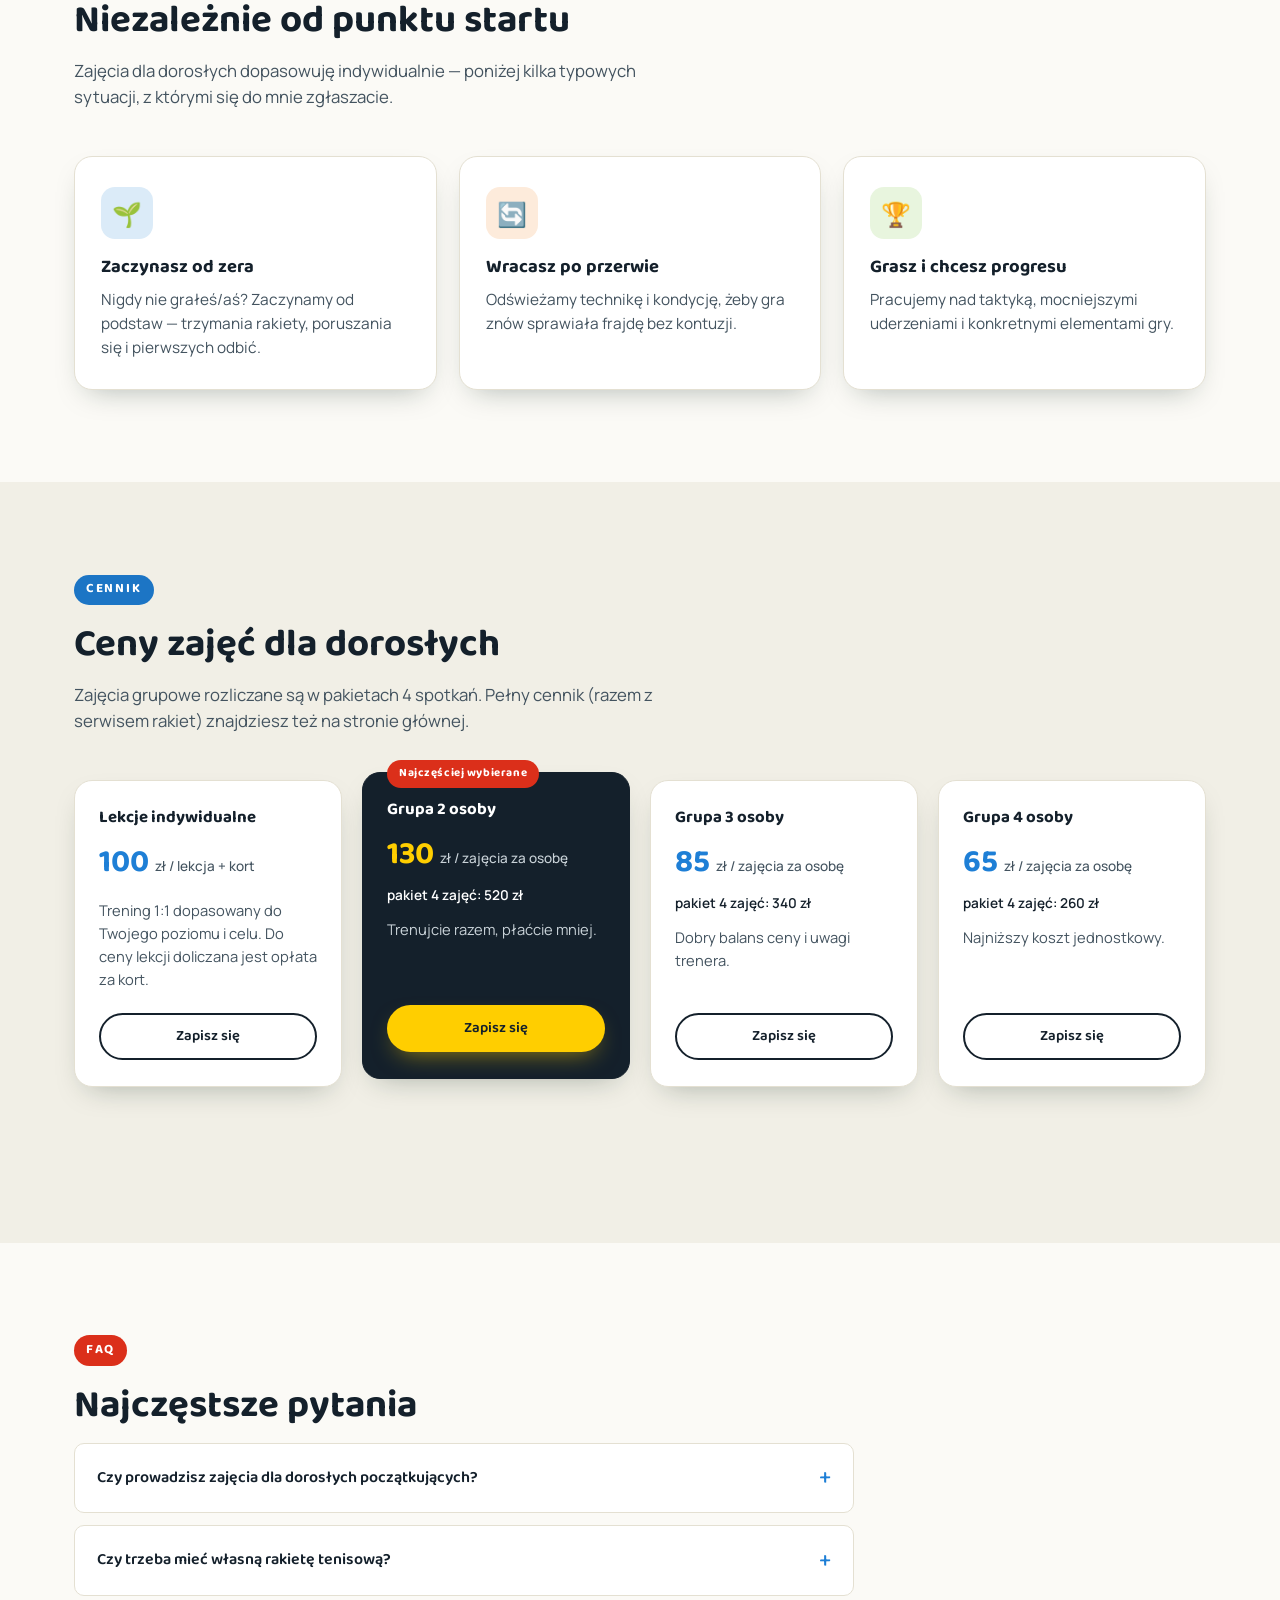
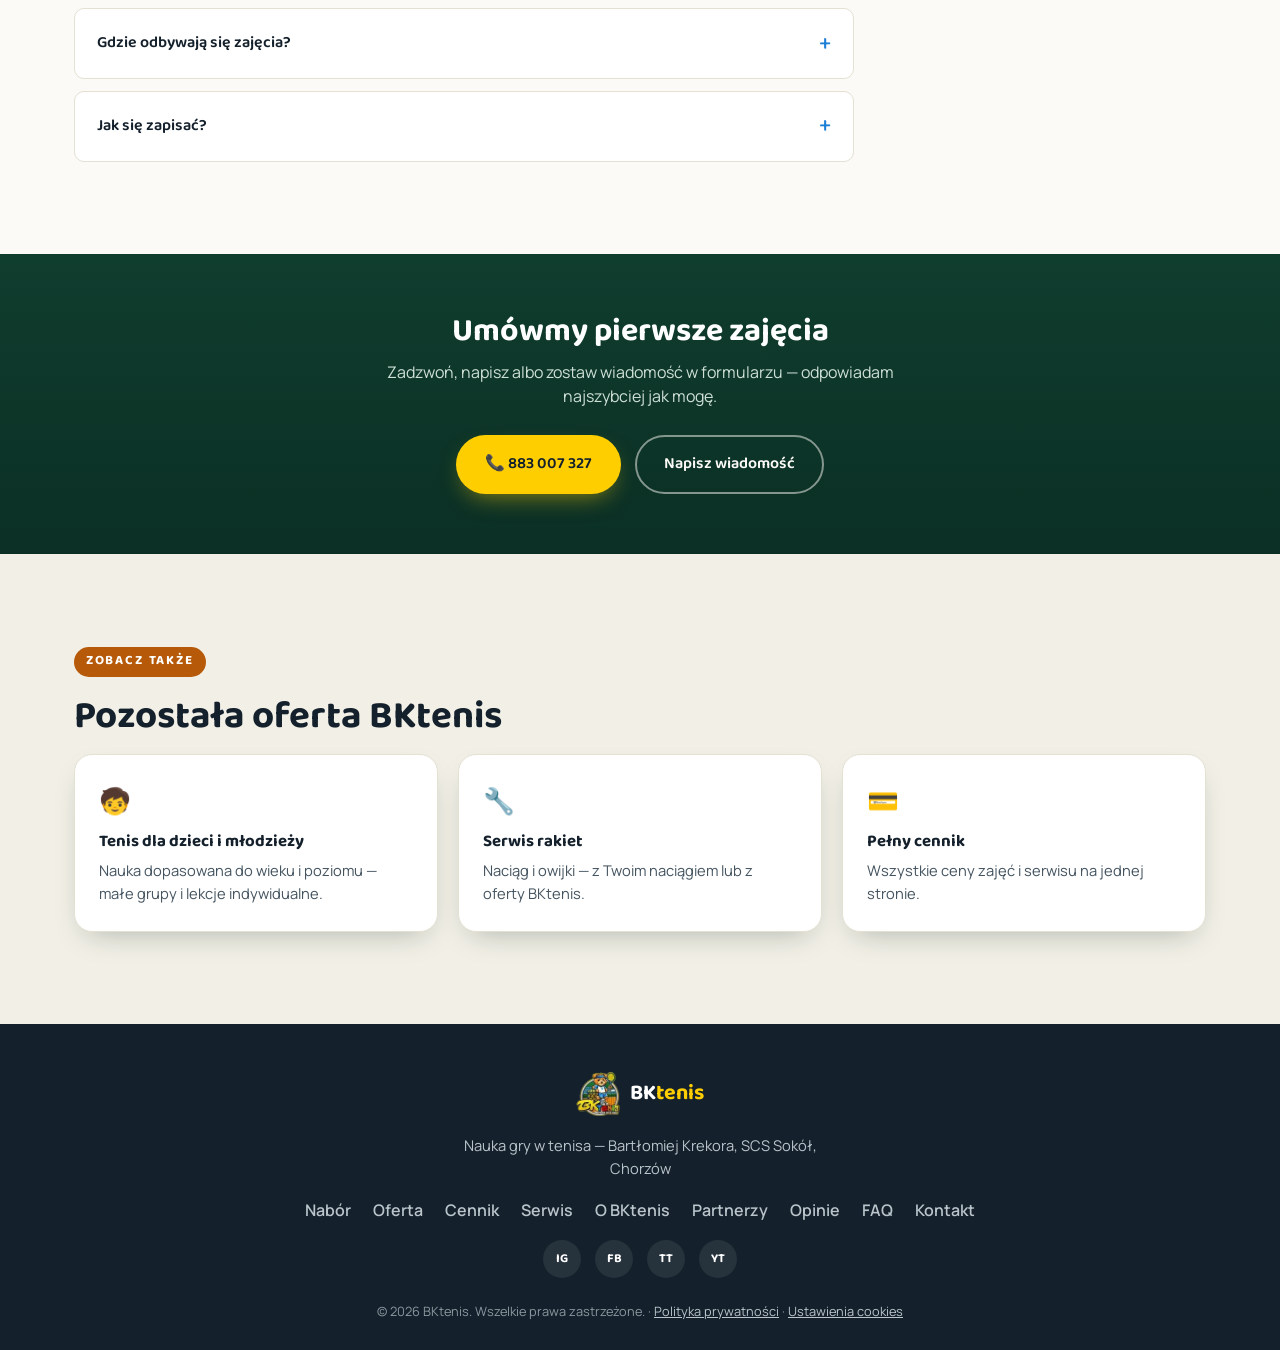
<file: tenis-dla-doroslych-chorzow.html>
<!DOCTYPE html>
<html lang="pl">
<head>
<meta charset="UTF-8">
<meta name="viewport" content="width=device-width, initial-scale=1.0">
<title>Tenis dla dorosłych Chorzów — nauka od zera, powrót do gry | BKtenis</title>
<meta name="description" content="Tenis dla dorosłych w Chorzowie — od zera lub po przerwie. Lekcje indywidualne i grupy 2–4 osoby w hali SCS Sokół. Umów pierwszy trening.">
<link rel="canonical" href="https://bktenis.pl/tenis-dla-doroslych-chorzow">

<!-- Udostępnianie w social media (Facebook, Messenger, WhatsApp, LinkedIn) -->
<meta property="og:type" content="website">
<meta property="og:locale" content="pl_PL">
<meta property="og:url" content="https://bktenis.pl/tenis-dla-doroslych-chorzow">
<meta property="og:site_name" content="BKtenis">
<meta property="og:title" content="Tenis dla dorosłych w Chorzowie | BKtenis">
<meta property="og:description" content="Zaczynasz od zera czy wracasz do gry po przerwie? Zajęcia dopasowane do Twojego celu — hala SCS Sokół, Chorzów.">
<meta property="og:image" content="https://bktenis.pl/assets/img/og-image.jpg">
<meta property="og:image:width" content="1200">
<meta property="og:image:height" content="630">
<meta name="twitter:card" content="summary_large_image">
<meta name="twitter:title" content="Tenis dla dorosłych w Chorzowie | BKtenis">
<meta name="twitter:description" content="Zaczynasz od zera czy wracasz do gry po przerwie? Zajęcia dopasowane do Twojego celu — hala SCS Sokół, Chorzów.">
<meta name="twitter:image" content="https://bktenis.pl/assets/img/og-image.jpg">

<link rel="icon" type="image/png" sizes="32x32" href="assets/img/favicon-32.png">
<link rel="icon" type="image/png" sizes="192x192" href="assets/img/favicon-192.png">
<link rel="apple-touch-icon" sizes="180x180" href="assets/img/apple-touch-icon.png">

<script type="application/ld+json">
{
  "@context": "https://schema.org",
  "@type": "Service",
  "serviceType": "Nauka tenisa dla dorosłych",
  "name": "Tenis dla dorosłych — BKtenis Chorzów",
  "description": "Zajęcia tenisa dla dorosłych — początkujących i wracających do gry, indywidualnie i w małych grupach, hala SCS Sokół w Chorzowie.",
  "provider": {
    "@type": "SportsActivityLocation",
    "name": "BKtenis — Szkoła Tenisa Bartłomiej Krekora",
    "telephone": "+48883007327",
    "email": "bktenis86@gmail.com",
    "address": {
      "@type": "PostalAddress",
      "addressLocality": "Chorzów",
      "addressRegion": "śląskie",
      "addressCountry": "PL"
    }
  },
  "areaServed": "Chorzów",
  "audience": {
    "@type": "PeopleAudience",
    "audienceType": "Dorośli"
  }
}
</script>
<script type="application/ld+json">
{
  "@context": "https://schema.org",
  "@type": "BreadcrumbList",
  "itemListElement": [
    { "@type": "ListItem", "position": 1, "name": "Strona główna", "item": "https://bktenis.pl/" },
    { "@type": "ListItem", "position": 2, "name": "Tenis dla dorosłych", "item": "https://bktenis.pl/tenis-dla-doroslych-chorzow" }
  ]
}
</script>

<link rel="preload" as="font" type="font/woff2" href="/assets/fonts/manrope-400.woff2" crossorigin>
<link rel="preload" as="font" type="font/woff2" href="/assets/fonts/baloo2-700.woff2" crossorigin>
<link rel="stylesheet" href="styles.css">

<!-- Google Analytics (GA4) ładowany warunkowo — dopiero po zgodzie na cookies, patrz script.js -->

<script>
document.documentElement.dataset.season = (function(){
  var m = new Date().getMonth() + 1;
  if (m >= 9 && m <= 11) return 'jesien';
  if (m === 12 || m <= 2) return 'zima';
  if (m >= 3 && m <= 6)  return 'wiosna';
  return 'lato';
})();
</script>
</head>
<body>

<!-- ============ TOP BAR ============ -->
<div class="topbar">
  <div class="wrap topbar__inner">
    <a href="tel:883007327" class="topbar__item">📞 883 007 327</a>
    <a href="mailto:bktenis86@gmail.com" class="topbar__item">✉️ bktenis86@gmail.com</a>
    <span class="topbar__item topbar__item--season" id="season-note"></span>
    <span class="topbar__item topbar__item--loc">📍 SCS Sokół, Chorzów</span>
  </div>
</div>

<!-- ============ HEADER / NAV ============ -->
<header class="site-header" id="top">
  <div class="wrap header__inner">
    <a href="/" class="brand">
      <picture>
        <source srcset="assets/img/logo-nav.webp" type="image/webp">
        <img src="assets/img/logo-nav.png" alt="BKtenis logo" class="brand__logo" width="44" height="44">
      </picture>
      <span class="brand__text">BK<em>tenis</em></span>
    </a>

    <div class="header__social">
      <a href="https://www.instagram.com/bktenis86/" target="_blank" rel="noopener" aria-label="Instagram BKtenis">IG</a>
      <a href="https://www.facebook.com/profile.php?id=61577366723133" target="_blank" rel="noopener" aria-label="Facebook BKtenis">FB</a>
      <a href="https://www.tiktok.com/@bktenis86" target="_blank" rel="noopener" aria-label="TikTok BKtenis">TT</a>
      <a href="https://www.youtube.com/@BKtenis" target="_blank" rel="noopener" aria-label="YouTube BKtenis">YT</a>
    </div>

    <nav class="nav" id="nav">
      <a href="/#nabor" class="nav__nabor">Nabór</a>
      <a href="/#oferta">Oferta</a>
      <a href="/tenis-dla-dzieci-chorzow">Dzieci</a>
      <a href="/tenis-dla-doroslych-chorzow" class="is-active" aria-current="page">Dorośli</a>
      <a href="/serwis-rakiet-chorzow">Serwis</a>
      <a href="/#cennik">Cennik</a>
      <a href="/#o-bktenis">O BKtenis</a>
      <a href="/#kontakt" class="nav__cta">Zapisz się</a>
    </nav>

    <button class="burger" id="burger" aria-label="Otwórz menu" aria-expanded="false" aria-controls="nav">
      <span></span><span></span><span></span>
    </button>
  </div>
</header>

<!-- ============ WSTĘGA SEZONOWA ============ -->
<div class="season-ribbon" id="season-ribbon">
  <div class="wrap season-ribbon__inner">
    <span class="season-ribbon__icon" id="season-ribbon-icon" aria-hidden="true"></span>
    <span id="season-ribbon-text"></span>
  </div>
</div>

<!-- ============ PAGE INTRO ============ -->
<section class="page-intro">
  <div class="wrap split">
    <div class="split__copy">
      <p class="breadcrumb">
        <a href="/">Strona główna</a>
        <span class="breadcrumb__sep">/</span>
        <span class="breadcrumb__current">Tenis dla dorosłych</span>
      </p>
      <p class="eyebrow eyebrow--3">TENIS DLA DOROSŁYCH</p>
      <h1 class="section__title">Tenis dla dorosłych w Chorzowie</h1>
      <p class="hero__lead">Wracasz do gry po przerwie czy zaczynasz zupełnie od zera? Zajęcia prowadzę w tempie i formie dopasowanej do Twojego celu — rekreacja, kondycja, technika czy przygotowanie do rywalizacji.</p>

      <div class="page-intro__quickfacts hero__stats">
        <div class="stat"><strong>21 lat</strong><span>doświadczenia trenera</span></div>
        <div class="stat"><strong>100 zł</strong><span>lekcja indywidualna + opłata za kort</span></div>
        <div class="stat"><strong>SCS Sokół</strong><span>hala, Chorzów</span></div>
      </div>

      <div class="hero__actions">
        <a href="/#kontakt" class="btn btn--primary">📞 Umów pierwszy trening</a>
        <a href="#cennik-dorosli" class="btn btn--outline">Zobacz cennik</a>
      </div>
    </div>
    <div class="split__art">
      <div class="photo-collage photo-collage--pair">
        <picture>
          <source srcset="assets/img/dorosli-sub-main-sm.webp 550w, assets/img/dorosli-sub-main.webp 900w" sizes="(max-width: 860px) 100vw, 550px" type="image/webp">
          <img src="assets/img/dorosli-sub-main.jpg" alt="Dorosły zawodnik uderzający forhend na korcie BKtenis w Chorzowie" width="900" height="720">
        </picture>
      </div>
    </div>
  </div>
</section>

<!-- ============ JAK WYGLĄDAJĄ ZAJĘCIA ============ -->
<section class="section section--tint">
  <div class="wrap split">
    <div class="split__copy">
      <p class="eyebrow eyebrow--1">JAK TO WYGLĄDA</p>
      <h2 class="section__title">Trening dopasowany do Twojego celu</h2>
      <p>Nie ma jednej ścieżki dla wszystkich dorosłych graczy — inaczej trenuje się z osobą, która nigdy nie miała rakiety w ręce, inaczej z kimś, kto wraca do gry po latach przerwy. Zajęcia obejmują pracę nad techniką uderzeń, taktyką gry i kondycją na korcie.</p>
      <ul class="check-list">
        <li>Lekcje indywidualne dla początkujących i grających</li>
        <li>Sprzęt zapewniony na zajęciach — nie trzeba mieć własnej rakiety</li>
        <li>Grupy 2–4 osobowe — trening ze znajomymi taniej</li>
        <li>Praca nad techniką uderzeń, taktyką i kondycją</li>
        <li>Elastyczne terminy dopasowane do Twojego grafiku</li>
      </ul>
    </div>
    <div class="split__art">
      <picture>
        <source srcset="assets/img/dorosli-sub-2-sm.webp 550w, assets/img/dorosli-sub-2.webp 900w" sizes="(max-width: 860px) 100vw, 550px" type="image/webp">
        <img src="assets/img/dorosli-sub-2.jpg" alt="Dorosły gracz odbierający piłkę wolejem na korcie BKtenis" width="900" height="460" style="border-radius:var(--radius);box-shadow:var(--shadow);width:100%;height:auto;object-fit:cover;" loading="lazy">
      </picture>
    </div>
  </div>
</section>

<!-- ============ DLA KOGO ============ -->
<section class="section">
  <div class="wrap">
    <p class="eyebrow eyebrow--4">DLA KOGO</p>
    <h2 class="section__title">Niezależnie od punktu startu</h2>
    <p class="section__lead">Zajęcia dla dorosłych dopasowuję indywidualnie — poniżej kilka typowych sytuacji, z którymi się do mnie zgłaszacie.</p>
    <div class="cards cards--3">
      <article class="card">
        <div class="card__icon" style="--c:var(--blue)">🌱</div>
        <h3>Zaczynasz od zera</h3>
        <p>Nigdy nie grałeś/aś? Zaczynamy od podstaw — trzymania rakiety, poruszania się i pierwszych odbić.</p>
      </article>
      <article class="card">
        <div class="card__icon" style="--c:var(--orange)">🔄</div>
        <h3>Wracasz po przerwie</h3>
        <p>Odświeżamy technikę i kondycję, żeby gra znów sprawiała frajdę bez kontuzji.</p>
      </article>
      <article class="card">
        <div class="card__icon" style="--c:var(--green)">🏆</div>
        <h3>Grasz i chcesz progresu</h3>
        <p>Pracujemy nad taktyką, mocniejszymi uderzeniami i konkretnymi elementami gry.</p>
      </article>
    </div>
  </div>
</section>

<!-- ============ CENNIK ============ -->
<section id="cennik-dorosli" class="section section--tint">
  <div class="wrap">
    <p class="eyebrow eyebrow--1">CENNIK</p>
    <h2 class="section__title">Ceny zajęć dla dorosłych</h2>
    <p class="section__lead">Zajęcia grupowe rozliczane są w pakietach 4 spotkań. Pełny cennik (razem z serwisem rakiet) znajdziesz też na <a href="/#cennik">stronie głównej</a>.</p>

    <div class="price-grid">
      <div class="price-card">
        <h3 class="price-card__title">Lekcje indywidualne</h3>
        <p class="price-card__price">100 <span>zł / lekcja + kort</span></p>
        <p class="price-card__desc">Trening 1:1 dopasowany do Twojego poziomu i celu. Do ceny lekcji doliczana jest opłata za kort.</p>
        <a href="/#kontakt" class="btn btn--outline btn--sm">Zapisz się</a>
      </div>
      <div class="price-card price-card--featured">
        <p class="price-card__badge">Najczęściej wybierane</p>
        <h3 class="price-card__title">Grupa 2 osoby</h3>
        <p class="price-card__price">130 <span>zł / zajęcia za osobę</span></p>
        <p class="price-card__pack">pakiet 4 zajęć: 520&nbsp;zł</p>
        <p class="price-card__desc">Trenujcie razem, płaćcie mniej.</p>
        <a href="/#kontakt" class="btn btn--primary btn--sm">Zapisz się</a>
      </div>
      <div class="price-card">
        <h3 class="price-card__title">Grupa 3 osoby</h3>
        <p class="price-card__price">85 <span>zł / zajęcia za osobę</span></p>
        <p class="price-card__pack">pakiet 4 zajęć: 340&nbsp;zł</p>
        <p class="price-card__desc">Dobry balans ceny i uwagi trenera.</p>
        <a href="/#kontakt" class="btn btn--outline btn--sm">Zapisz się</a>
      </div>
      <div class="price-card">
        <h3 class="price-card__title">Grupa 4 osoby</h3>
        <p class="price-card__price">65 <span>zł / zajęcia za osobę</span></p>
        <p class="price-card__pack">pakiet 4 zajęć: 260&nbsp;zł</p>
        <p class="price-card__desc">Najniższy koszt jednostkowy.</p>
        <a href="/#kontakt" class="btn btn--outline btn--sm">Zapisz się</a>
      </div>
    </div>
  </div>
</section>

<!-- ============ FAQ ============ -->
<section class="section">
  <div class="wrap">
    <p class="eyebrow eyebrow--2">FAQ</p>
    <h2 class="section__title">Najczęstsze pytania</h2>
    <div class="faq-list">
      <details class="faq-item">
        <summary>Czy prowadzisz zajęcia dla dorosłych początkujących?</summary>
        <p>Tak — pracuję zarówno z osobami, które nigdy nie grały, jak i z wracającymi do gry po przerwie. Zajęcia dopasowuję do poziomu i celu.</p>
      </details>
      <details class="faq-item">
        <summary>Czy trzeba mieć własną rakietę tenisową?</summary>
        <p>Nie musisz mieć własnej rakiety — sprzęt zapewniam na zajęciach. Jeśli mimo to chcesz mieć własną, chętnie doradzę wybór, a mogę też ją naciągnąć w ramach <a href="/serwis-rakiet-chorzow">serwisu rakiet</a>.</p>
      </details>
      <details class="faq-item">
        <summary>Gdzie odbywają się zajęcia?</summary>
        <p>Od września do czerwca trenujemy w hali SCS Sokół w Chorzowie. W wakacje (lipiec–sierpień) prowadzę indywidualne lekcje na kortach odkrytych na innych obiektach.</p>
      </details>
      <details class="faq-item">
        <summary>Jak się zapisać?</summary>
        <p>Najprościej zadzwoń, napisz e-mail albo skorzystaj z formularza w sekcji <a href="/#kontakt">Kontakt</a> — odpowiem i ustalimy termin pierwszych zajęć.</p>
      </details>
    </div>
  </div>
</section>

<!-- ============ CTA BANNER ============ -->
<section class="section--dark cta-banner">
  <div class="wrap">
    <h2 class="cta-banner__title">Umówmy pierwsze zajęcia</h2>
    <p class="cta-banner__lead">Zadzwoń, napisz albo zostaw wiadomość w formularzu — odpowiadam najszybciej jak mogę.</p>
    <div class="cta-banner__actions">
      <a href="tel:883007327" class="btn btn--primary">📞 883 007 327</a>
      <a href="/#kontakt" class="btn btn--ghost">Napisz wiadomość</a>
    </div>
  </div>
</section>

<!-- ============ RELATED PAGES ============ -->
<section class="section section--tint">
  <div class="wrap">
    <p class="eyebrow eyebrow--3">ZOBACZ TAKŻE</p>
    <h2 class="section__title">Pozostała oferta BKtenis</h2>
    <div class="related-pages">
      <a href="/tenis-dla-dzieci-chorzow" class="related-card">
        <div class="related-card__icon">🧒</div>
        <h3>Tenis dla dzieci i młodzieży</h3>
        <p>Nauka dopasowana do wieku i poziomu — małe grupy i lekcje indywidualne.</p>
      </a>
      <a href="/serwis-rakiet-chorzow" class="related-card">
        <div class="related-card__icon">🔧</div>
        <h3>Serwis rakiet</h3>
        <p>Naciąg i owijki — z Twoim naciągiem lub z oferty BKtenis.</p>
      </a>
      <a href="/#cennik" class="related-card">
        <div class="related-card__icon">💳</div>
        <h3>Pełny cennik</h3>
        <p>Wszystkie ceny zajęć i serwisu na jednej stronie.</p>
      </a>
    </div>
  </div>
</section>

<!-- ============ FOOTER ============ -->
<footer class="footer">
  <div class="wrap footer__inner">
    <a href="/" class="brand brand--footer">
      <picture>
        <source srcset="assets/img/logo-nav.webp" type="image/webp">
        <img src="assets/img/logo-nav.png" alt="BKtenis logo" class="brand__logo" width="44" height="44">
      </picture>
      <span class="brand__text">BK<em>tenis</em></span>
    </a>
    <p class="footer__tag">Nauka gry w tenisa — Bartłomiej Krekora, SCS Sokół, Chorzów</p>
    <nav class="footer__nav">
      <a href="/#nabor">Nabór</a>
      <a href="/#oferta">Oferta</a>
      <a href="/#cennik">Cennik</a>
      <a href="/serwis-rakiet-chorzow">Serwis</a>
      <a href="/#o-bktenis">O BKtenis</a>
      <a href="/#partnerzy">Partnerzy</a>
      <a href="/#opinie">Opinie</a>
      <a href="/#faq">FAQ</a>
      <a href="/#kontakt">Kontakt</a>
    </nav>

    <div class="footer__social">
      <a href="https://www.instagram.com/bktenis86/" target="_blank" rel="noopener" aria-label="Instagram BKtenis">IG</a>
      <a href="https://www.facebook.com/profile.php?id=61577366723133" target="_blank" rel="noopener" aria-label="Facebook BKtenis">FB</a>
      <a href="https://www.tiktok.com/@bktenis86" target="_blank" rel="noopener" aria-label="TikTok BKtenis">TT</a>
      <a href="https://www.youtube.com/@BKtenis" target="_blank" rel="noopener" aria-label="YouTube BKtenis">YT</a>
    </div>

    <p class="footer__copy">© <span id="year"></span> BKtenis. Wszelkie prawa zastrzeżone. · <a href="/polityka-prywatnosci">Polityka prywatności</a> · <a href="#" id="cookie-settings-link">Ustawienia cookies</a></p>
  </div>
</footer>

<!-- Pływający przycisk WhatsApp — widoczny cały czas podczas przewijania -->
<a href="https://wa.me/48883007327?text=Dzie%C5%84%20dobry%2C%20chcia%C5%82bym%2Fabym%20zapyta%C4%87%20o%20zaj%C4%99cia%20BKtenis"
   target="_blank" rel="noopener"
   class="whatsapp-fab"
   aria-label="Napisz do nas na WhatsApp">💬</a>

<!-- ============ COOKIE BANNER (RODO) ============ -->
<div class="cookie-banner" id="cookie-banner" role="dialog" aria-live="polite" aria-label="Zgoda na pliki cookies">
  <div class="wrap cookie-banner__inner">
    <p class="cookie-banner__text">
      Używamy plików cookies niezbędnych do działania strony oraz — za Twoją zgodą — analitycznych (Google Analytics), żeby wiedzieć, co warto poprawić. Szczegóły w <a href="/polityka-prywatnosci">polityce prywatności</a>.
    </p>
    <div class="cookie-banner__actions">
      <button type="button" class="btn btn--ghost btn--sm" id="cookie-reject">Tylko niezbędne</button>
      <button type="button" class="btn btn--primary btn--sm" id="cookie-accept">Akceptuj wszystkie</button>
    </div>
  </div>
</div>

<script src="script.js"></script>
</body>
</html>
</file>
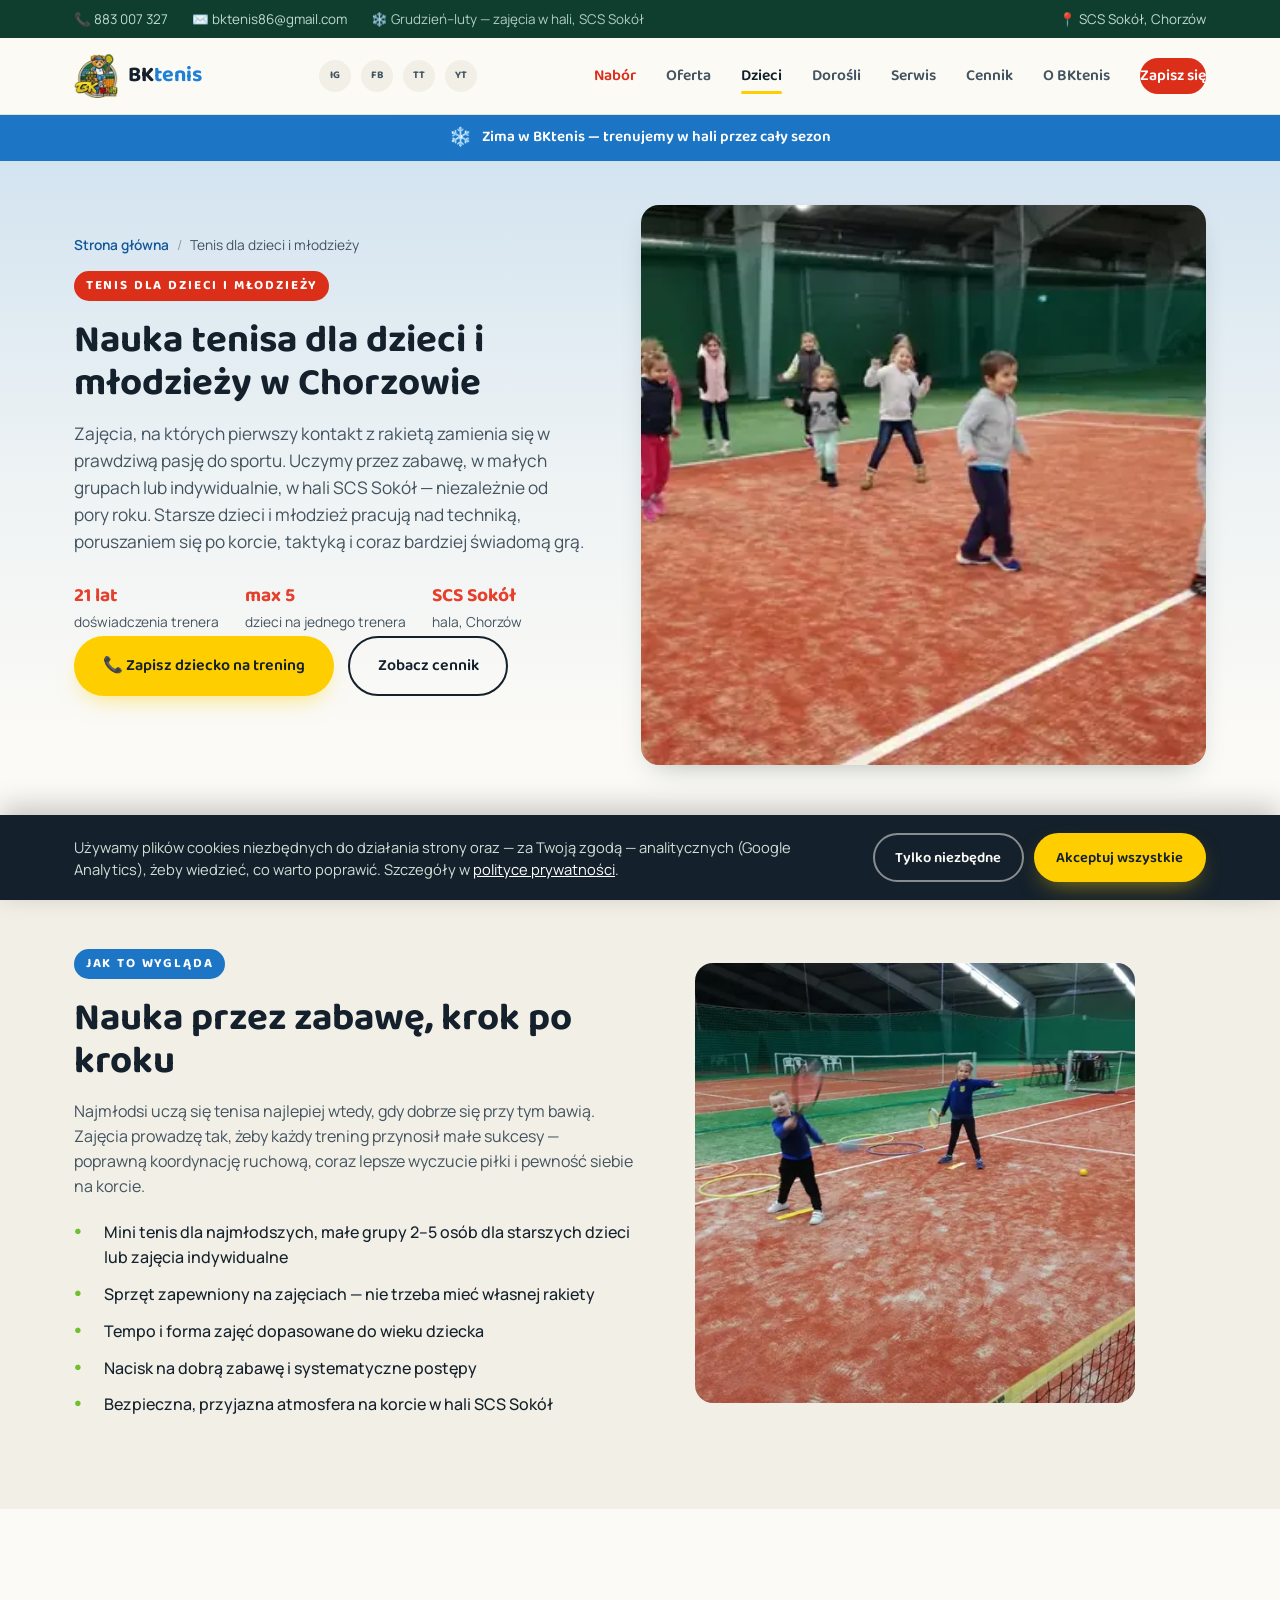
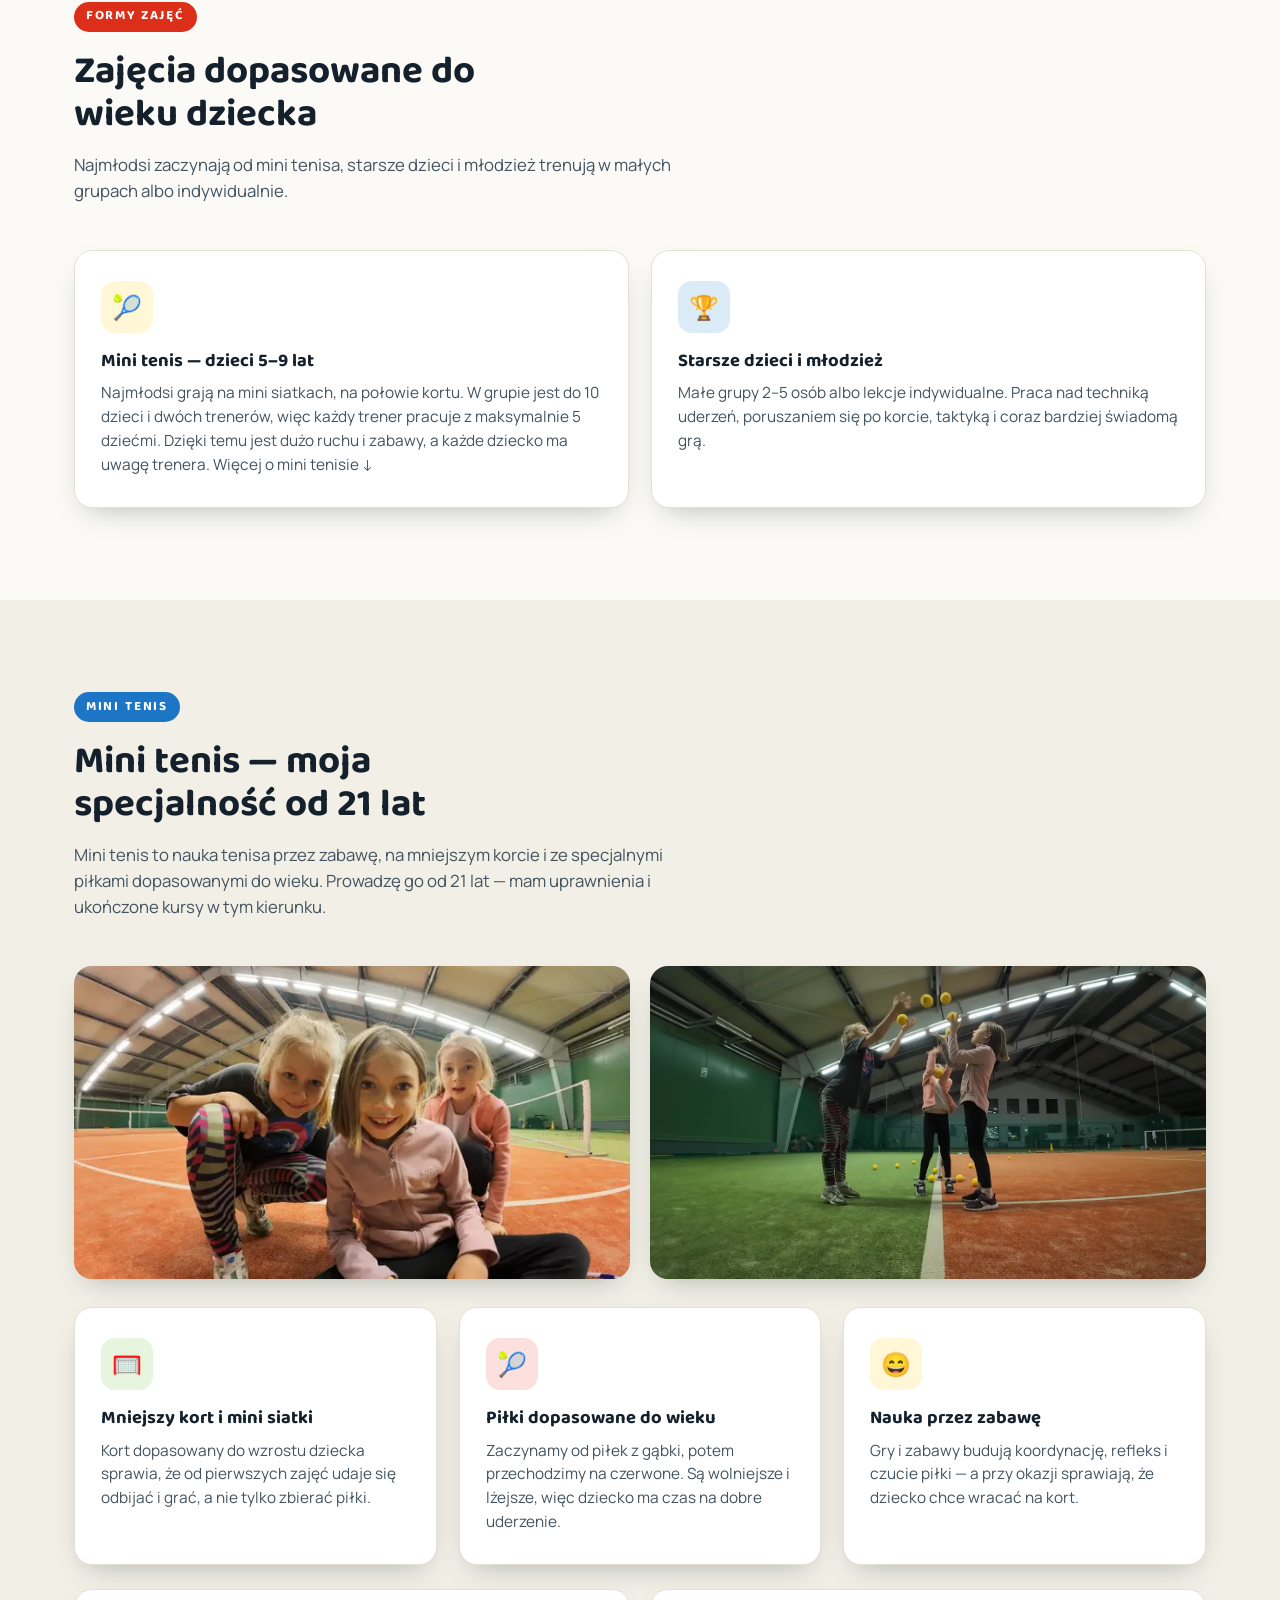
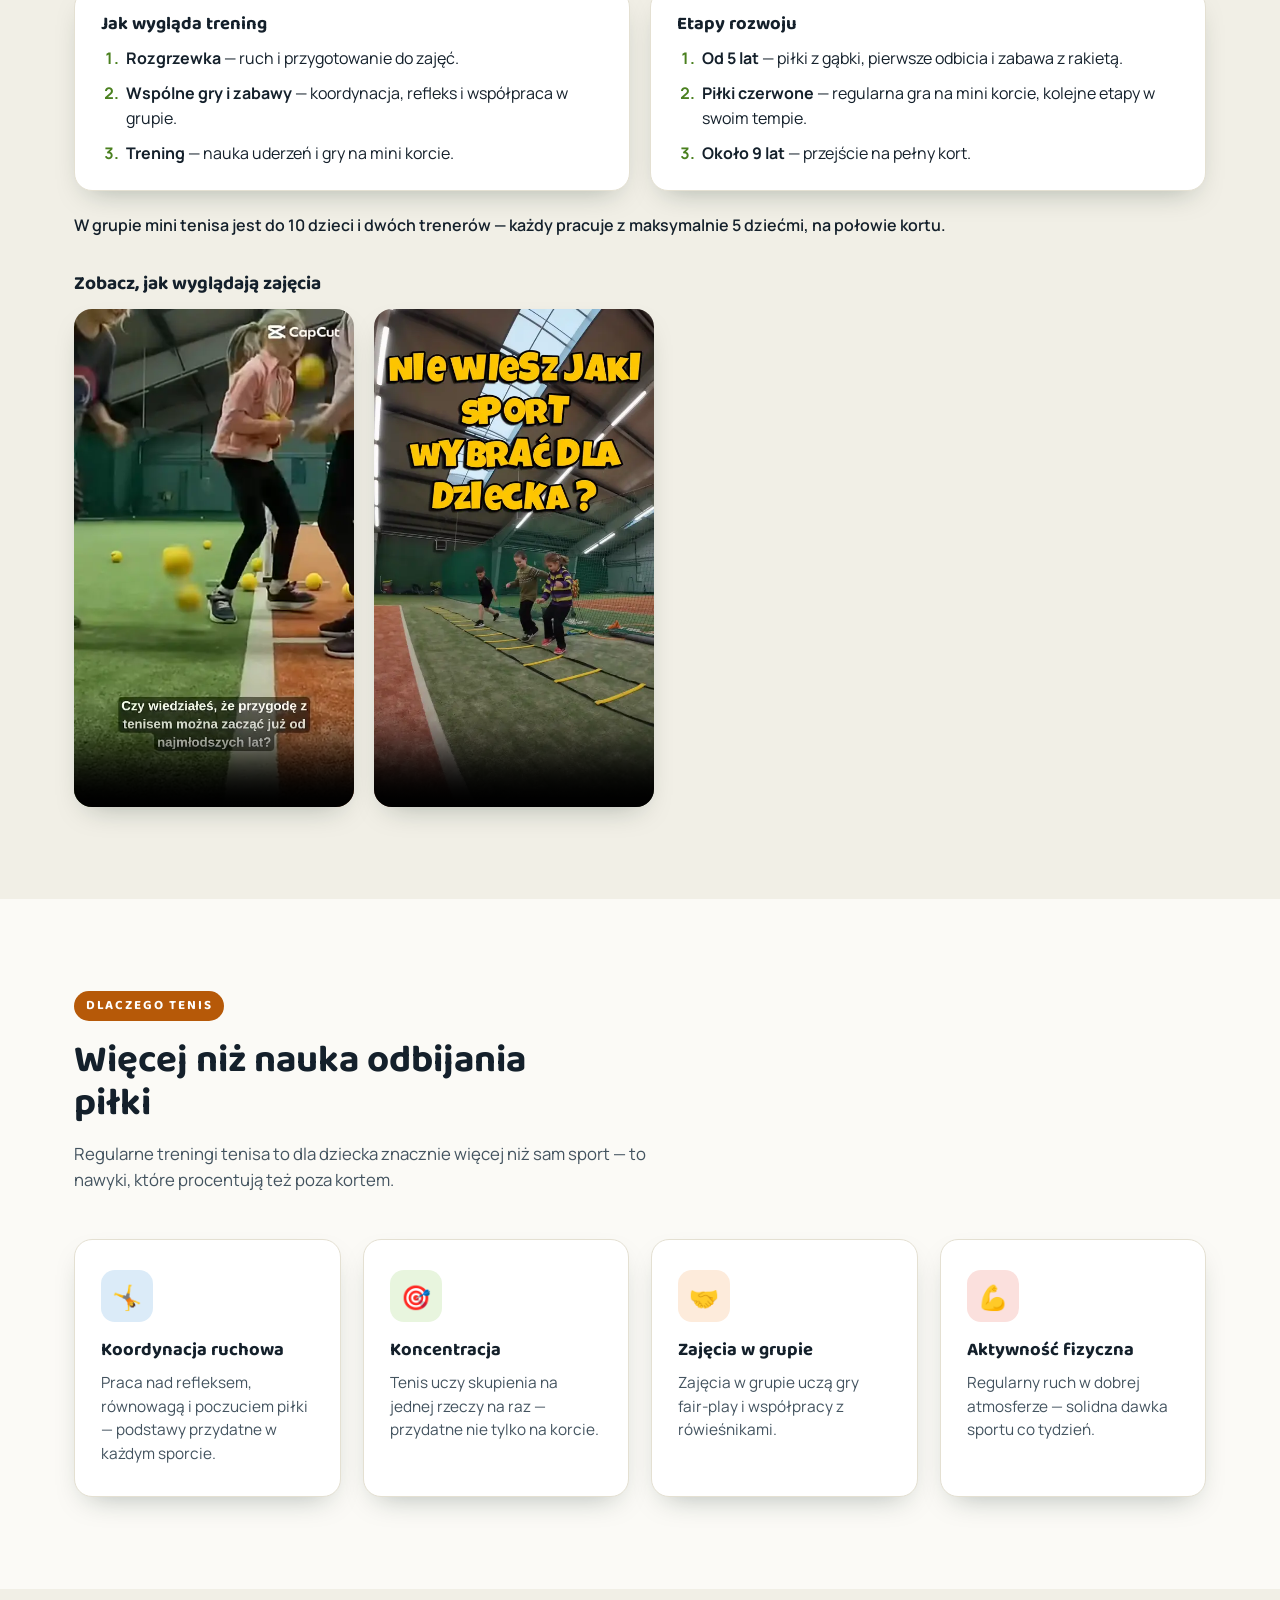
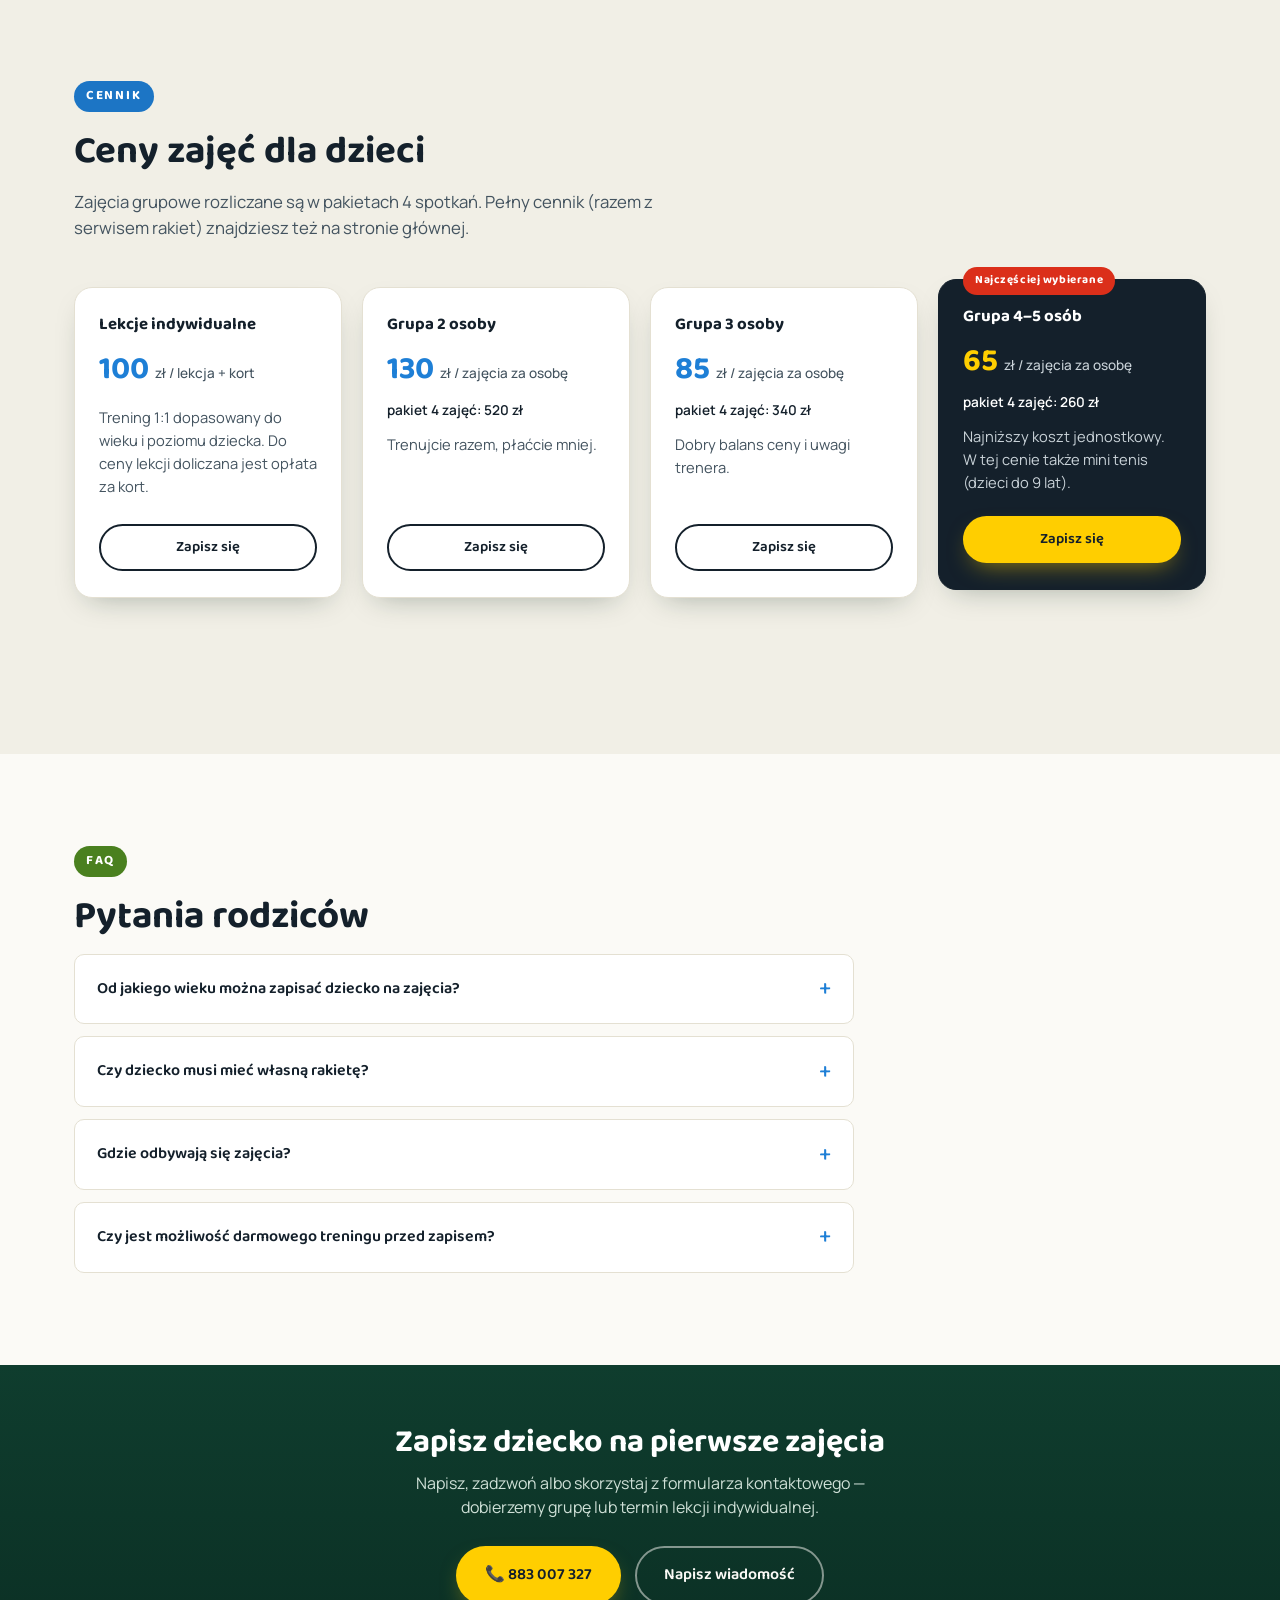
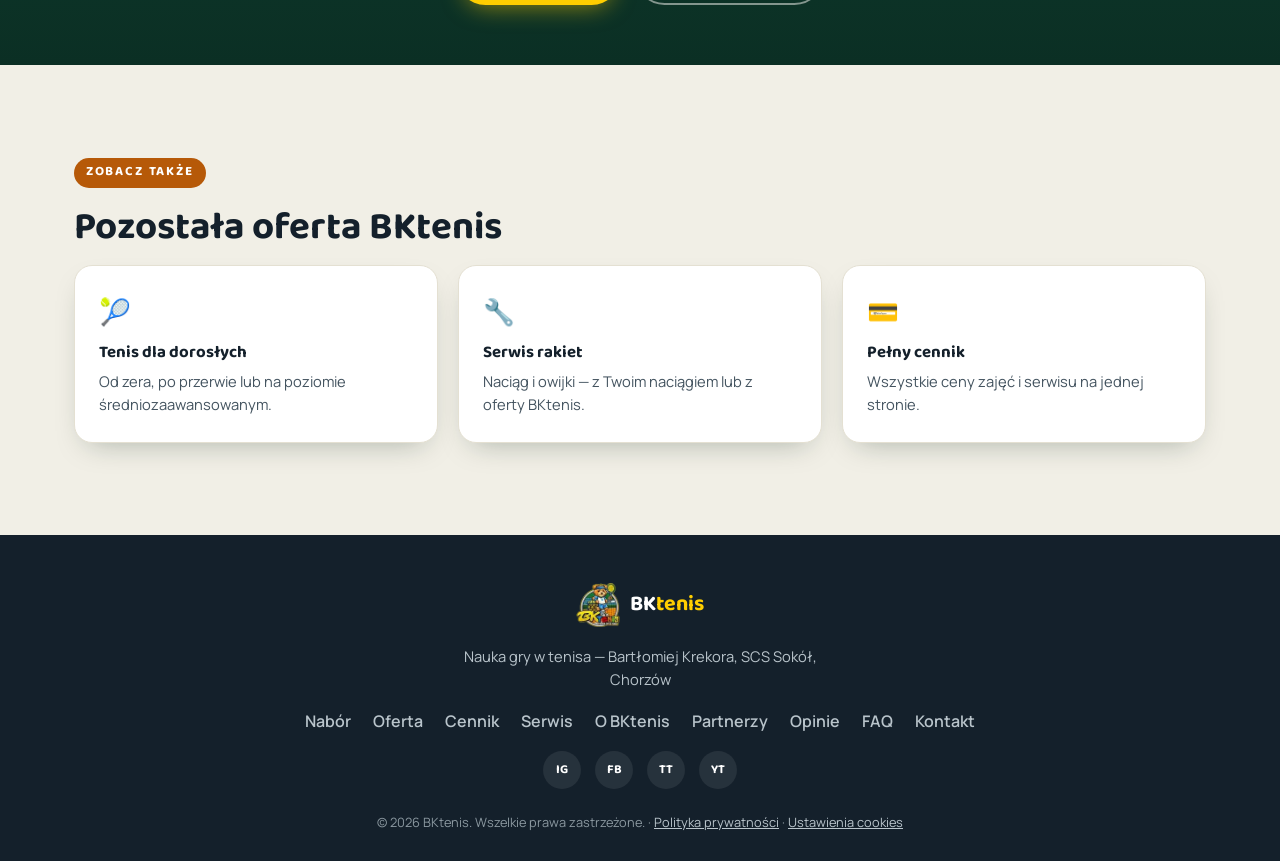
<file: tenis-dla-dzieci-chorzow.html>
<!DOCTYPE html>
<html lang="pl">
<head>
<meta charset="UTF-8">
<meta name="viewport" content="width=device-width, initial-scale=1.0">
<title>Tenis dla dzieci i młodzieży Chorzów — mini tenis od 5 lat | BKtenis</title>
<meta name="description" content="Tenis dla dzieci i młodzieży w Chorzowie — mini tenis od 5 lat, małe grupy i zajęcia indywidualne w hali SCS Sokół. 21 lat doświadczenia trenera.">
<link rel="canonical" href="https://bktenis.pl/tenis-dla-dzieci-chorzow">

<!-- Udostępnianie w social media (Facebook, Messenger, WhatsApp, LinkedIn) -->
<meta property="og:type" content="website">
<meta property="og:locale" content="pl_PL">
<meta property="og:url" content="https://bktenis.pl/tenis-dla-dzieci-chorzow">
<meta property="og:site_name" content="BKtenis">
<meta property="og:title" content="Tenis dla dzieci i młodzieży w Chorzowie | BKtenis">
<meta property="og:description" content="Mini tenis od 5 lat, małe grupy i przyjazna atmosfera — nauka tenisa dla dzieci w hali SCS Sokół w Chorzowie.">
<meta property="og:image" content="https://bktenis.pl/assets/img/og-image.jpg">
<meta property="og:image:width" content="1200">
<meta property="og:image:height" content="630">
<meta name="twitter:card" content="summary_large_image">
<meta name="twitter:title" content="Tenis dla dzieci i młodzieży w Chorzowie | BKtenis">
<meta name="twitter:description" content="Mini tenis od 5 lat, małe grupy i przyjazna atmosfera — nauka tenisa dla dzieci w hali SCS Sokół w Chorzowie.">
<meta name="twitter:image" content="https://bktenis.pl/assets/img/og-image.jpg">

<link rel="icon" type="image/png" sizes="32x32" href="assets/img/favicon-32.png">
<link rel="icon" type="image/png" sizes="192x192" href="assets/img/favicon-192.png">
<link rel="apple-touch-icon" sizes="180x180" href="assets/img/apple-touch-icon.png">

<script type="application/ld+json">
{
  "@context": "https://schema.org",
  "@type": "Service",
  "serviceType": "Nauka tenisa dla dzieci",
  "name": "Tenis dla dzieci i młodzieży — BKtenis Chorzów",
  "description": "Zajęcia tenisa dla dzieci w małych grupach i indywidualnie, hala SCS Sokół w Chorzowie.",
  "provider": {
    "@type": "SportsActivityLocation",
    "name": "BKtenis — Szkoła Tenisa Bartłomiej Krekora",
    "telephone": "+48883007327",
    "email": "bktenis86@gmail.com",
    "address": {
      "@type": "PostalAddress",
      "addressLocality": "Chorzów",
      "addressRegion": "śląskie",
      "addressCountry": "PL"
    }
  },
  "areaServed": "Chorzów",
  "audience": {
    "@type": "PeopleAudience",
    "audienceType": "Dzieci"
  }
}
</script>
<script type="application/ld+json">
{
  "@context": "https://schema.org",
  "@type": "BreadcrumbList",
  "itemListElement": [
    { "@type": "ListItem", "position": 1, "name": "Strona główna", "item": "https://bktenis.pl/" },
    { "@type": "ListItem", "position": 2, "name": "Tenis dla dzieci i młodzieży", "item": "https://bktenis.pl/tenis-dla-dzieci-chorzow" }
  ]
}
</script>

<link rel="preload" as="font" type="font/woff2" href="/assets/fonts/manrope-400.woff2" crossorigin>
<link rel="preload" as="font" type="font/woff2" href="/assets/fonts/baloo2-700.woff2" crossorigin>
<link rel="stylesheet" href="styles.css">

<!-- Google Analytics (GA4) ładowany warunkowo — dopiero po zgodzie na cookies, patrz script.js -->

<script>
document.documentElement.dataset.season = (function(){
  var m = new Date().getMonth() + 1;
  if (m >= 9 && m <= 11) return 'jesien';
  if (m === 12 || m <= 2) return 'zima';
  if (m >= 3 && m <= 6)  return 'wiosna';
  return 'lato';
})();
</script>
</head>
<body>

<!-- ============ TOP BAR ============ -->
<div class="topbar">
  <div class="wrap topbar__inner">
    <a href="tel:883007327" class="topbar__item">📞 883 007 327</a>
    <a href="mailto:bktenis86@gmail.com" class="topbar__item">✉️ bktenis86@gmail.com</a>
    <span class="topbar__item topbar__item--season" id="season-note"></span>
    <span class="topbar__item topbar__item--loc">📍 SCS Sokół, Chorzów</span>
  </div>
</div>

<!-- ============ HEADER / NAV ============ -->
<header class="site-header" id="top">
  <div class="wrap header__inner">
    <a href="/" class="brand">
      <picture>
        <source srcset="assets/img/logo-nav.webp" type="image/webp">
        <img src="assets/img/logo-nav.png" alt="BKtenis logo" class="brand__logo" width="44" height="44">
      </picture>
      <span class="brand__text">BK<em>tenis</em></span>
    </a>

    <div class="header__social">
      <a href="https://www.instagram.com/bktenis86/" target="_blank" rel="noopener" aria-label="Instagram BKtenis">IG</a>
      <a href="https://www.facebook.com/profile.php?id=61577366723133" target="_blank" rel="noopener" aria-label="Facebook BKtenis">FB</a>
      <a href="https://www.tiktok.com/@bktenis86" target="_blank" rel="noopener" aria-label="TikTok BKtenis">TT</a>
      <a href="https://www.youtube.com/@BKtenis" target="_blank" rel="noopener" aria-label="YouTube BKtenis">YT</a>
    </div>

    <nav class="nav" id="nav">
      <a href="/#nabor" class="nav__nabor">Nabór</a>
      <a href="/#oferta">Oferta</a>
      <a href="/tenis-dla-dzieci-chorzow" class="is-active" aria-current="page">Dzieci</a>
      <a href="/tenis-dla-doroslych-chorzow">Dorośli</a>
      <a href="/serwis-rakiet-chorzow">Serwis</a>
      <a href="/#cennik">Cennik</a>
      <a href="/#o-bktenis">O BKtenis</a>
      <a href="/#kontakt" class="nav__cta">Zapisz się</a>
    </nav>

    <button class="burger" id="burger" aria-label="Otwórz menu" aria-expanded="false" aria-controls="nav">
      <span></span><span></span><span></span>
    </button>
  </div>
</header>

<!-- ============ WSTĘGA SEZONOWA ============ -->
<div class="season-ribbon" id="season-ribbon">
  <div class="wrap season-ribbon__inner">
    <span class="season-ribbon__icon" id="season-ribbon-icon" aria-hidden="true"></span>
    <span id="season-ribbon-text"></span>
  </div>
</div>

<!-- ============ PAGE INTRO ============ -->
<section class="page-intro">
  <div class="wrap split">
    <div class="split__copy">
      <p class="breadcrumb">
        <a href="/">Strona główna</a>
        <span class="breadcrumb__sep">/</span>
        <span class="breadcrumb__current">Tenis dla dzieci i młodzieży</span>
      </p>
      <p class="eyebrow eyebrow--2">TENIS DLA DZIECI I MŁODZIEŻY</p>
      <h1 class="section__title">Nauka tenisa dla dzieci i młodzieży w Chorzowie</h1>
      <p class="hero__lead">Zajęcia, na których pierwszy kontakt z rakietą zamienia się w prawdziwą pasję do sportu. Uczymy przez zabawę, w małych grupach lub indywidualnie, w hali SCS Sokół — niezależnie od pory roku. Starsze dzieci i młodzież pracują nad techniką, poruszaniem się po korcie, taktyką i coraz bardziej świadomą grą.</p>

      <div class="page-intro__quickfacts hero__stats">
        <div class="stat"><strong>21 lat</strong><span>doświadczenia trenera</span></div>
        <div class="stat"><strong>max 5</strong><span>dzieci na jednego trenera</span></div>
        <div class="stat"><strong>SCS Sokół</strong><span>hala, Chorzów</span></div>
      </div>

      <div class="hero__actions">
        <a href="/#kontakt" class="btn btn--primary">📞 Zapisz dziecko na trening</a>
        <a href="#cennik-dzieci" class="btn btn--outline">Zobacz cennik</a>
      </div>
    </div>
    <div class="split__art">
      <div class="photo-collage">
        <picture>
          <source srcset="assets/img/dzieci-sub-main-sm.webp 550w, assets/img/dzieci-sub-main.webp 900w" sizes="(max-width: 860px) 100vw, 550px" type="image/webp">
          <img class="photo-collage__main" src="assets/img/dzieci-sub-main.jpg" alt="Grupa dzieci biegająca podczas rozgrzewki na zajęciach BKtenis w Chorzowie" width="900" height="560">
        </picture>
      </div>
    </div>
  </div>
</section>

<!-- ============ JAK WYGLĄDAJĄ ZAJĘCIA ============ -->
<section class="section section--tint">
  <div class="wrap split split--reverse">
    <div class="split__art">
      <picture>
        <source srcset="assets/img/dzieci-sub-2.webp" type="image/webp">
        <img src="assets/img/dzieci-sub-2.jpg" alt="Dzieci ćwiczące technikę uderzeń ze sprzętem treningowym BKtenis" class="split__photo" width="440" height="440" loading="lazy">
      </picture>
    </div>
    <div class="split__copy">
      <p class="eyebrow eyebrow--1">JAK TO WYGLĄDA</p>
      <h2 class="section__title">Nauka przez zabawę, krok po kroku</h2>
      <p>Najmłodsi uczą się tenisa najlepiej wtedy, gdy dobrze się przy tym bawią. Zajęcia prowadzę tak, żeby każdy trening przynosił małe sukcesy — poprawną koordynację ruchową, coraz lepsze wyczucie piłki i pewność siebie na korcie.</p>
      <ul class="check-list">
        <li>Mini tenis dla najmłodszych, małe grupy 2–5 osób dla starszych dzieci lub zajęcia indywidualne</li>
        <li>Sprzęt zapewniony na zajęciach — nie trzeba mieć własnej rakiety</li>
        <li>Tempo i forma zajęć dopasowane do wieku dziecka</li>
        <li>Nacisk na dobrą zabawę i systematyczne postępy</li>
        <li>Bezpieczna, przyjazna atmosfera na korcie w hali SCS Sokół</li>
      </ul>
    </div>
  </div>
</section>

<!-- ============ FORMY ZAJĘĆ ============ -->
<section class="section">
  <div class="wrap">
    <p class="eyebrow eyebrow--2">FORMY ZAJĘĆ</p>
    <h2 class="section__title">Zajęcia dopasowane do wieku dziecka</h2>
    <p class="section__lead">Najmłodsi zaczynają od mini tenisa, starsze dzieci i młodzież trenują w małych grupach albo indywidualnie.</p>
    <div class="cards cards--2">
      <article class="card">
        <div class="card__icon" style="--c:var(--yellow)">🎾</div>
        <h3>Mini tenis — dzieci 5–9 lat</h3>
        <p>Najmłodsi grają na mini siatkach, na połowie kortu. W grupie jest do 10 dzieci i dwóch trenerów, więc każdy trener pracuje z maksymalnie 5 dziećmi. Dzięki temu jest dużo ruchu i zabawy, a każde dziecko ma uwagę trenera. <a href="#mini-tenis">Więcej o mini tenisie ↓</a></p>
      </article>
      <article class="card">
        <div class="card__icon" style="--c:var(--blue)">🏆</div>
        <h3>Starsze dzieci i młodzież</h3>
        <p>Małe grupy 2–5 osób albo lekcje indywidualne. Praca nad techniką uderzeń, poruszaniem się po korcie, taktyką i coraz bardziej świadomą grą.</p>
      </article>
    </div>
  </div>
</section>

<!-- ============ MINI TENIS ============ -->
<section id="mini-tenis" class="section section--tint">
  <div class="wrap">
    <p class="eyebrow eyebrow--1">MINI TENIS</p>
    <h2 class="section__title">Mini tenis — moja specjalność od 21 lat</h2>
    <p class="section__lead">Mini tenis to nauka tenisa przez zabawę, na mniejszym korcie i ze specjalnymi piłkami dopasowanymi do wieku. Prowadzę go od 21 lat — mam uprawnienia i ukończone kursy w tym kierunku.</p>

    <div class="mini-media">
      <img src="assets/img/mini-tenis-dzieci.webp" srcset="assets/img/mini-tenis-dzieci-sm.webp 600w, assets/img/mini-tenis-dzieci.webp 1200w" sizes="(max-width: 760px) 100vw, 560px" alt="Uśmiechnięte dziewczynki na zajęciach mini tenisa w hali SCS Sokół" width="1200" height="677" loading="lazy">
      <video src="assets/img/mini-tenis-zabawa.mp4" poster="assets/img/mini-tenis-zabawa-poster.webp" width="1280" height="720" autoplay muted loop playsinline preload="metadata" aria-label="Dzieci bawią się piłkami na zajęciach mini tenisa"></video>
    </div>

    <div class="cards cards--3">
      <article class="card">
        <div class="card__icon" style="--c:var(--green)">🥅</div>
        <h3>Mniejszy kort i mini siatki</h3>
        <p>Kort dopasowany do wzrostu dziecka sprawia, że od pierwszych zajęć udaje się odbijać i grać, a nie tylko zbierać piłki.</p>
      </article>
      <article class="card">
        <div class="card__icon" style="--c:var(--red)">🎾</div>
        <h3>Piłki dopasowane do wieku</h3>
        <p>Zaczynamy od piłek z gąbki, potem przechodzimy na czerwone. Są wolniejsze i lżejsze, więc dziecko ma czas na dobre uderzenie.</p>
      </article>
      <article class="card">
        <div class="card__icon" style="--c:var(--yellow)">😄</div>
        <h3>Nauka przez zabawę</h3>
        <p>Gry i zabawy budują koordynację, refleks i czucie piłki — a przy okazji sprawiają, że dziecko chce wracać na kort.</p>
      </article>
    </div>

    <div class="mini-grid">
      <div class="mini-box">
        <h3>Jak wygląda trening</h3>
        <ol class="mini-steps">
          <li><strong>Rozgrzewka</strong> — ruch i przygotowanie do zajęć.</li>
          <li><strong>Wspólne gry i zabawy</strong> — koordynacja, refleks i współpraca w grupie.</li>
          <li><strong>Trening</strong> — nauka uderzeń i gry na mini korcie.</li>
        </ol>
      </div>
      <div class="mini-box">
        <h3>Etapy rozwoju</h3>
        <ol class="mini-steps">
          <li><strong>Od 5 lat</strong> — piłki z gąbki, pierwsze odbicia i zabawa z rakietą.</li>
          <li><strong>Piłki czerwone</strong> — regularna gra na mini korcie, kolejne etapy w swoim tempie.</li>
          <li><strong>Około 9 lat</strong> — przejście na pełny kort.</li>
        </ol>
      </div>
    </div>

    <p class="mini-note">W grupie mini tenisa jest do 10 dzieci i dwóch trenerów — każdy pracuje z maksymalnie 5 dziećmi, na połowie kortu.</p>

    <h3 class="mini-reels__title">Zobacz, jak wyglądają zajęcia</h3>
    <div class="mini-reels">
      <video src="assets/img/rolka-mini-tenis.mp4" poster="assets/img/rolka-mini-tenis-poster.webp" width="478" height="850" controls muted playsinline preload="none" aria-label="Film: zajęcia mini tenisa dla najmłodszych w BKtenis"></video>
      <video src="assets/img/rolka-sport-dla-dziecka.mp4" poster="assets/img/rolka-sport-dla-dziecka-poster.webp" width="540" height="960" controls muted playsinline preload="none" aria-label="Film: trening tenisa dla dzieci w BKtenis"></video>
    </div>
  </div>
</section>

<!-- ============ KORZYŚCI ============ -->
<section class="section">
  <div class="wrap">
    <p class="eyebrow eyebrow--3">DLACZEGO TENIS</p>
    <h2 class="section__title">Więcej niż nauka odbijania piłki</h2>
    <p class="section__lead">Regularne treningi tenisa to dla dziecka znacznie więcej niż sam sport — to nawyki, które procentują też poza kortem.</p>
    <div class="cards cards--4">
      <article class="card">
        <div class="card__icon" style="--c:var(--blue)">🤸</div>
        <h3>Koordynacja ruchowa</h3>
        <p>Praca nad refleksem, równowagą i poczuciem piłki — podstawy przydatne w każdym sporcie.</p>
      </article>
      <article class="card">
        <div class="card__icon" style="--c:var(--green)">🎯</div>
        <h3>Koncentracja</h3>
        <p>Tenis uczy skupienia na jednej rzeczy na raz — przydatne nie tylko na korcie.</p>
      </article>
      <article class="card">
        <div class="card__icon" style="--c:var(--orange)">🤝</div>
        <h3>Zajęcia w grupie</h3>
        <p>Zajęcia w grupie uczą gry fair-play i współpracy z rówieśnikami.</p>
      </article>
      <article class="card">
        <div class="card__icon" style="--c:var(--red)">💪</div>
        <h3>Aktywność fizyczna</h3>
        <p>Regularny ruch w dobrej atmosferze — solidna dawka sportu co tydzień.</p>
      </article>
    </div>
  </div>
</section>

<!-- ============ CENNIK ============ -->
<section id="cennik-dzieci" class="section section--tint">
  <div class="wrap">
    <p class="eyebrow eyebrow--1">CENNIK</p>
    <h2 class="section__title">Ceny zajęć dla dzieci</h2>
    <p class="section__lead">Zajęcia grupowe rozliczane są w pakietach 4 spotkań. Pełny cennik (razem z serwisem rakiet) znajdziesz też na <a href="/#cennik">stronie głównej</a>.</p>

    <div class="price-grid">
      <div class="price-card">
        <h3 class="price-card__title">Lekcje indywidualne</h3>
        <p class="price-card__price">100 <span>zł / lekcja + kort</span></p>
        <p class="price-card__desc">Trening 1:1 dopasowany do wieku i poziomu dziecka. Do ceny lekcji doliczana jest opłata za kort.</p>
        <a href="/#kontakt" class="btn btn--outline btn--sm">Zapisz się</a>
      </div>
      <div class="price-card">
        <h3 class="price-card__title">Grupa 2 osoby</h3>
        <p class="price-card__price">130 <span>zł / zajęcia za osobę</span></p>
        <p class="price-card__pack">pakiet 4 zajęć: 520&nbsp;zł</p>
        <p class="price-card__desc">Trenujcie razem, płaćcie mniej.</p>
        <a href="/#kontakt" class="btn btn--outline btn--sm">Zapisz się</a>
      </div>
      <div class="price-card">
        <h3 class="price-card__title">Grupa 3 osoby</h3>
        <p class="price-card__price">85 <span>zł / zajęcia za osobę</span></p>
        <p class="price-card__pack">pakiet 4 zajęć: 340&nbsp;zł</p>
        <p class="price-card__desc">Dobry balans ceny i uwagi trenera.</p>
        <a href="/#kontakt" class="btn btn--outline btn--sm">Zapisz się</a>
      </div>
      <div class="price-card price-card--featured">
        <p class="price-card__badge">Najczęściej wybierane</p>
        <h3 class="price-card__title">Grupa 4–5 osób</h3>
        <p class="price-card__price">65 <span>zł / zajęcia za osobę</span></p>
        <p class="price-card__pack">pakiet 4 zajęć: 260&nbsp;zł</p>
        <p class="price-card__desc">Najniższy koszt jednostkowy. W tej cenie także mini tenis (dzieci do 9 lat).</p>
        <a href="/#kontakt" class="btn btn--primary btn--sm">Zapisz się</a>
      </div>
    </div>
  </div>
</section>

<!-- ============ FAQ ============ -->
<section class="section">
  <div class="wrap">
    <p class="eyebrow eyebrow--4">FAQ</p>
    <h2 class="section__title">Pytania rodziców</h2>
    <div class="faq-list">
      <details class="faq-item">
        <summary>Od jakiego wieku można zapisać dziecko na zajęcia?</summary>
        <p>Najmłodszych przyjmuję od 5 roku życia — na <a href="#mini-tenis">mini tenis</a>. Starsze dzieci i młodzież trenują w małych grupach lub indywidualnie. Napisz, ile lat ma Twoje dziecko, a razem ustalimy odpowiednią grupę lub termin lekcji indywidualnej.</p>
      </details>
      <details class="faq-item">
        <summary>Czy dziecko musi mieć własną rakietę?</summary>
        <p>Nie — sprzęt zapewniam na zajęciach. Jeśli mimo to chcecie mieć własną rakietę dziecięcą, chętnie doradzę wybór, a mogę też ją naciągnąć w ramach <a href="/serwis-rakiet-chorzow">serwisu rakiet</a>.</p>
      </details>
      <details class="faq-item">
        <summary>Gdzie odbywają się zajęcia?</summary>
        <p>Od września do czerwca trenujemy w hali SCS Sokół w Chorzowie. W wakacje (lipiec–sierpień) prowadzę indywidualne lekcje na kortach odkrytych na innych obiektach.</p>
      </details>
      <details class="faq-item">
        <summary>Czy jest możliwość darmowego treningu przed zapisem?</summary>
        <p>Tak — raz w roku organizuję nabór z darmowymi treningami. Aktualne terminy zobaczysz w sekcji <a href="/#nabor">Nabór</a> na stronie głównej.</p>
      </details>
    </div>
  </div>
</section>

<!-- ============ CTA BANNER ============ -->
<section class="section--dark cta-banner">
  <div class="wrap">
    <h2 class="cta-banner__title">Zapisz dziecko na pierwsze zajęcia</h2>
    <p class="cta-banner__lead">Napisz, zadzwoń albo skorzystaj z formularza kontaktowego — dobierzemy grupę lub termin lekcji indywidualnej.</p>
    <div class="cta-banner__actions">
      <a href="tel:883007327" class="btn btn--primary">📞 883 007 327</a>
      <a href="/#kontakt" class="btn btn--ghost">Napisz wiadomość</a>
    </div>
  </div>
</section>

<!-- ============ RELATED PAGES ============ -->
<section class="section section--tint">
  <div class="wrap">
    <p class="eyebrow eyebrow--3">ZOBACZ TAKŻE</p>
    <h2 class="section__title">Pozostała oferta BKtenis</h2>
    <div class="related-pages">
      <a href="/tenis-dla-doroslych-chorzow" class="related-card">
        <div class="related-card__icon">🎾</div>
        <h3>Tenis dla dorosłych</h3>
        <p>Od zera, po przerwie lub na poziomie średniozaawansowanym.</p>
      </a>
      <a href="/serwis-rakiet-chorzow" class="related-card">
        <div class="related-card__icon">🔧</div>
        <h3>Serwis rakiet</h3>
        <p>Naciąg i owijki — z Twoim naciągiem lub z oferty BKtenis.</p>
      </a>
      <a href="/#cennik" class="related-card">
        <div class="related-card__icon">💳</div>
        <h3>Pełny cennik</h3>
        <p>Wszystkie ceny zajęć i serwisu na jednej stronie.</p>
      </a>
    </div>
  </div>
</section>

<!-- ============ FOOTER ============ -->
<footer class="footer">
  <div class="wrap footer__inner">
    <a href="/" class="brand brand--footer">
      <picture>
        <source srcset="assets/img/logo-nav.webp" type="image/webp">
        <img src="assets/img/logo-nav.png" alt="BKtenis logo" class="brand__logo" width="44" height="44">
      </picture>
      <span class="brand__text">BK<em>tenis</em></span>
    </a>
    <p class="footer__tag">Nauka gry w tenisa — Bartłomiej Krekora, SCS Sokół, Chorzów</p>
    <nav class="footer__nav">
      <a href="/#nabor">Nabór</a>
      <a href="/#oferta">Oferta</a>
      <a href="/#cennik">Cennik</a>
      <a href="/serwis-rakiet-chorzow">Serwis</a>
      <a href="/#o-bktenis">O BKtenis</a>
      <a href="/#partnerzy">Partnerzy</a>
      <a href="/#opinie">Opinie</a>
      <a href="/#faq">FAQ</a>
      <a href="/#kontakt">Kontakt</a>
    </nav>

    <div class="footer__social">
      <a href="https://www.instagram.com/bktenis86/" target="_blank" rel="noopener" aria-label="Instagram BKtenis">IG</a>
      <a href="https://www.facebook.com/profile.php?id=61577366723133" target="_blank" rel="noopener" aria-label="Facebook BKtenis">FB</a>
      <a href="https://www.tiktok.com/@bktenis86" target="_blank" rel="noopener" aria-label="TikTok BKtenis">TT</a>
      <a href="https://www.youtube.com/@BKtenis" target="_blank" rel="noopener" aria-label="YouTube BKtenis">YT</a>
    </div>

    <p class="footer__copy">© <span id="year"></span> BKtenis. Wszelkie prawa zastrzeżone. · <a href="/polityka-prywatnosci">Polityka prywatności</a> · <a href="#" id="cookie-settings-link">Ustawienia cookies</a></p>
  </div>
</footer>

<!-- Pływający przycisk WhatsApp — widoczny cały czas podczas przewijania -->
<a href="https://wa.me/48883007327?text=Dzie%C5%84%20dobry%2C%20chcia%C5%82bym%2Fabym%20zapyta%C4%87%20o%20zaj%C4%99cia%20BKtenis"
   target="_blank" rel="noopener"
   class="whatsapp-fab"
   aria-label="Napisz do nas na WhatsApp">💬</a>

<!-- ============ COOKIE BANNER (RODO) ============ -->
<div class="cookie-banner" id="cookie-banner" role="dialog" aria-live="polite" aria-label="Zgoda na pliki cookies">
  <div class="wrap cookie-banner__inner">
    <p class="cookie-banner__text">
      Używamy plików cookies niezbędnych do działania strony oraz — za Twoją zgodą — analitycznych (Google Analytics), żeby wiedzieć, co warto poprawić. Szczegóły w <a href="/polityka-prywatnosci">polityce prywatności</a>.
    </p>
    <div class="cookie-banner__actions">
      <button type="button" class="btn btn--ghost btn--sm" id="cookie-reject">Tylko niezbędne</button>
      <button type="button" class="btn btn--primary btn--sm" id="cookie-accept">Akceptuj wszystkie</button>
    </div>
  </div>
</div>

<script src="script.js"></script>
</body>
</html>
</file>
<file: styles.css>
/* Czcionki wczytywane z własnego serwera (bez Google Fonts — RODO i szybkość) */
@font-face{ font-family:"Baloo 2"; font-style:normal; font-weight:500; font-display:swap; src:url("assets/fonts/baloo2-500.woff2") format("woff2"); }
@font-face{ font-family:"Baloo 2"; font-style:normal; font-weight:600; font-display:swap; src:url("assets/fonts/baloo2-600.woff2") format("woff2"); }
@font-face{ font-family:"Baloo 2"; font-style:normal; font-weight:700; font-display:swap; src:url("assets/fonts/baloo2-700.woff2") format("woff2"); }
@font-face{ font-family:"Manrope"; font-style:normal; font-weight:400; font-display:swap; src:url("assets/fonts/manrope-400.woff2") format("woff2"); }
@font-face{ font-family:"Manrope"; font-style:normal; font-weight:500; font-display:swap; src:url("assets/fonts/manrope-500.woff2") format("woff2"); }
@font-face{ font-family:"Manrope"; font-style:normal; font-weight:600; font-display:swap; src:url("assets/fonts/manrope-600.woff2") format("woff2"); }
@font-face{ font-family:"Manrope"; font-style:normal; font-weight:700; font-display:swap; src:url("assets/fonts/manrope-700.woff2") format("woff2"); }

/* ============================================================
   BKtenis — Design tokens
   Kolory wzięte wprost z logo: niebieski / czerwony / pomarańczowy
   / zielony / żółty. Nagłówki sekcji cyklicznie "noszą" te kolory,
   tak jak wielokolorowy napis TENIS w logo.
   ============================================================ */
:root{
  --blue:    #1E7FD6;
  --blue-dk: #12579A;
  --red:     #E6402C;
  --orange:  #F5821F;
  --green:   #6FBF2E;
  --yellow:  #FFCE00;

  /* Przyciemnione warianty tych samych kolorów, używane WYŁĄCZNIE tam,
     gdzie na nich (lub nimi) stoi mały tekst (plakietki, linki nawigacji,
     komunikaty formularza) — żeby spełnić WCAG AA (4.5:1). Główne kolory
     powyżej zostają bez zmian wszędzie indziej (przyciski, obramowania,
     duże liczby cennika), żeby nie zmieniać identyfikacji wizualnej marki. */
  --blue-a11y:   #1C75C5;
  --red-a11y:    #DB2F1A;
  --orange-a11y: #B65908;
  --green-a11y:  #4A801F;

  --ink:     #14202B;
  --ink-soft:#43535F;
  --paper:   #FBFAF6;
  --paper-2: #F1EFE6;
  --court:   #0F3D2E;      /* zielone tło kortu / sekcji ciemnych */
  --court-2: #0B2F24;
  --line:    #E4E0D2;

  --font-display: "Baloo 2", "Segoe UI", sans-serif;
  --font-body: "Manrope", "Segoe UI", sans-serif;

  --radius: 18px;
  --radius-sm: 10px;
  --shadow: 0 12px 30px -14px rgba(15,40,30,0.35);
  --wrap: 1180px;

  /* Domyślne (fallback) tokeny sezonowe — nadpisywane przez [data-season] niżej */
  --season-accent-a: var(--blue);
  --season-accent-b: var(--yellow);
  --season-glow: 30,127,214;
}

/* ============================================================
   Sezony — te same sekcje i układ, zmienia się tylko "skórka":
   dominujące kolory akcentu, poświata w hero i wzór cząsteczek.
   Ustawiane automatycznie wg daty (patrz <script> w <head> i script.js).
   ============================================================ */
[data-season="wiosna"]{
  --season-accent-a: var(--green-a11y);
  --season-accent-b: var(--yellow);
  --season-glow: 111,191,46;
}
[data-season="lato"]{
  --season-accent-a: var(--orange-a11y);
  --season-accent-b: var(--yellow);
  --season-glow: 245,130,31;
}
[data-season="jesien"]{
  --season-accent-a: var(--red-a11y);
  --season-accent-b: var(--orange);
  --season-glow: 230,64,44;
}
[data-season="zima"]{
  --season-accent-a: var(--blue-a11y);
  --season-accent-b: var(--blue-dk);
  --season-glow: 30,127,214;
}

/* ============================================================
   Reset & base
   ============================================================ */
*, *::before, *::after{ box-sizing: border-box; }
html{ scroll-behavior: smooth; }
@media (prefers-reduced-motion: reduce){
  html{ scroll-behavior: auto; }
  *, *::before, *::after{ animation-duration: 0.001ms !important; animation-iteration-count: 1 !important; transition-duration: 0.001ms !important; }
  .hero__particles .particle{ opacity:.25 !important; }
}
body{
  margin:0;
  font-family: var(--font-body);
  color: var(--ink);
  background: var(--paper);
  line-height: 1.55;
  -webkit-font-smoothing: antialiased;
}
img{ max-width:100%; display:block; }
a{ color: inherit; text-decoration: none; }
ul{ margin:0; padding:0; list-style:none; }
h1,h2,h3{ font-family: var(--font-display); margin:0; line-height:1.12; }
p{ margin:0; }
button{ font-family: inherit; }
:focus-visible{ outline: 3px solid var(--blue); outline-offset: 3px; }

.wrap{
  width: 100%;
  max-width: var(--wrap);
  margin: 0 auto;
  padding: 0 24px;
}

/* ============================================================
   Eyebrow labels — cycle through the 5 logo colors like
   the multicolour "TENIS" wordmark
   ============================================================ */
.eyebrow{
  display:inline-flex;
  align-items:center;
  gap:.5em;
  font-family: var(--font-display);
  font-weight: 700;
  font-size: .82rem;
  letter-spacing: .14em;
  padding: .35em .9em .4em;
  border-radius: 999px;
  margin: 0 0 18px;
  color: #fff;
}
.eyebrow--1{ background: var(--blue-a11y); }
.eyebrow--2{ background: var(--red-a11y); }
.eyebrow--3{ background: var(--orange-a11y); }
.eyebrow--4{ background: var(--green-a11y); }
.eyebrow--serve{ background: var(--season-accent-b); color: var(--ink); transition: background .4s ease; }
[data-season="zima"] .eyebrow--serve{ color: #fff; }

/* ============================================================
   Buttons
   ============================================================ */
.btn{
  display:inline-flex;
  align-items:center;
  justify-content:center;
  gap:.5em;
  font-family: var(--font-display);
  font-weight:600;
  font-size:1rem;
  padding: .95em 1.7em;
  border-radius: 999px;
  border: 2px solid transparent;
  cursor:pointer;
  transition: transform .15s ease, box-shadow .15s ease, background .15s ease, color .15s ease;
  white-space: nowrap;
}
.btn:hover{ transform: translateY(-2px); }
.btn--primary{ background: var(--yellow); color: var(--ink); box-shadow: 0 10px 24px -10px rgba(255,206,0,.6); }
.btn--primary:hover{ background:#ffd82b; }
.btn--ghost{ background: transparent; color: var(--paper); border-color: rgba(251,250,246,.5); }
.btn--ghost:hover{ background: rgba(251,250,246,.12); border-color: var(--paper); }
.btn--outline{ background: transparent; color: var(--ink); border-color: var(--ink); }
.btn--outline:hover{ background: var(--ink); color: var(--paper); }
.btn--sm{ padding:.7em 1.4em; font-size:.92rem; }
.btn--block{ width:100%; }

.link-arrow{
  display:inline-block;
  margin-top: 22px;
  font-family: var(--font-display);
  font-weight:600;
  color: var(--blue-dk);
  border-bottom: 2px solid var(--yellow);
  padding-bottom: 2px;
}
.link-arrow--light{ color: #fff; border-bottom-color: var(--yellow); }

/* ============================================================
   Top bar
   ============================================================ */
.topbar{
  background: var(--court);
  color: #cfe8dd;
  font-size: .84rem;
}
.topbar__inner{
  display:flex;
  gap: 24px;
  align-items:center;
  height: 38px;
  overflow-x:auto;
  white-space:nowrap;
}
.topbar__item{ opacity:.92; }
.topbar__item:hover{ opacity:1; color: var(--yellow); }
.topbar__item--season{ opacity:.85; }
.topbar__item--loc{ margin-left:auto; }

/* ============================================================
   Header / Nav
   ============================================================ */
.site-header{
  position: sticky;
  top:0;
  z-index: 50;
  background: rgba(251,250,246,.9);
  backdrop-filter: saturate(160%) blur(10px);
  border-bottom: 1px solid var(--line);
}
.header__inner{
  display:flex;
  align-items:center;
  justify-content:space-between;
  height: 76px;
}
.brand{
  display:flex;
  align-items:center;
  gap:10px;
}
.brand__logo{ width:44px; height:44px; }
.brand__text{
  font-family: var(--font-display);
  font-weight:700;
  font-size:1.35rem;
  color: var(--ink);
}
.brand__text em{
  font-style:normal;
  color: var(--blue);
}
.header__social{ display:flex; align-items:center; gap:10px; }
.header__social a{
  width:32px; height:32px;
  border-radius:50%;
  background: var(--paper-2);
  display:flex; align-items:center; justify-content:center;
  font-family: var(--font-display); font-weight:700; font-size:.66rem;
  color: var(--ink-soft);
  transition: background .15s ease, color .15s ease;
}
.header__social a:hover{ background: var(--yellow); color: var(--ink); }
.nav{
  display:flex;
  align-items:center;
  gap: 30px;
  font-family: var(--font-display);
  font-weight:600;
  font-size:.98rem;
}
.nav a{ position:relative; padding: 6px 0; color: var(--ink-soft); }
.nav a:hover{ color: var(--ink); }
.nav a::after{
  content:"";
  position:absolute; left:0; right:0; bottom:0;
  height:3px; border-radius:3px;
  background: var(--yellow);
  transform: scaleX(0);
  transform-origin: left;
  transition: transform .18s ease;
}
.nav a:hover::after{ transform: scaleX(1); }
.nav__cta{
  background: var(--red-a11y);
  color:#fff !important;
  padding: .6em 1.3em;
  border-radius: 999px;
}
.nav__cta::after{ display:none; }
.nav__cta:hover{ background:#cf3320; transform:none; }

.nav__nabor{ color: var(--red-a11y) !important; }
.nav__nabor::after{ background: var(--red); }

/* Podświetlenie aktywnej podstrony w menu (Dzieci/Dorośli/Serwis) */
.nav a.is-active{ color: var(--ink); }
.nav a.is-active::after{ transform: scaleX(1); }

.burger{
  display:none;
  flex-direction:column;
  justify-content:center;
  gap:5px;
  width:42px; height:42px;
  background:none; border:none; cursor:pointer;
}
.burger span{
  display:block; height:3px; border-radius:3px;
  background: var(--ink);
  transition: transform .2s ease, opacity .2s ease;
}
.burger[aria-expanded="true"] span:nth-child(1){ transform: translateY(8px) rotate(45deg); }
.burger[aria-expanded="true"] span:nth-child(2){ opacity:0; }
.burger[aria-expanded="true"] span:nth-child(3){ transform: translateY(-8px) rotate(-45deg); }

/* ============================================================
   Hero — court-line motif (signature element)
   ============================================================ */
/* ============================================================
   Wstęga sezonowa — najbardziej widoczny nośnik motywu pory roku.
   Pełna szerokość, mocny kolor akcentu, zmienia się razem z sezonem.
   ============================================================ */
.season-ribbon{
  background: linear-gradient(90deg, var(--season-accent-a), color-mix(in srgb, var(--season-accent-a) 96%, var(--season-accent-b)));
  color: #fff;
  transition: background .4s ease;
}
/* Wiosna: tło (zielony + żółty) jest już wystarczająco ciemne (patrz --green-a11y
   powyżej), więc wstęga używa białego tekstu tak jak pozostałe pory roku —
   spójnie i z kontrastem WCAG AA. */
.season-ribbon__inner{
  display:flex;
  align-items:center;
  justify-content:center;
  gap: 10px;
  padding: 11px 24px;
  font-family: var(--font-display);
  font-weight: 600;
  font-size: .95rem;
  text-align:center;
}
.season-ribbon__icon{ font-size: 1.15rem; line-height:1; }

/* Tryb naboru — priorytetowy komunikat, niezależny od koloru pory roku */
.season-ribbon.is-nabor{
  background: linear-gradient(90deg, var(--red-a11y), var(--orange-a11y));
  color:#fff;
}

/* ============================================================
   Hero — court-line motif (signature element)
   ============================================================ */
.hero{
  position:relative;
  overflow:hidden;
  background:
    linear-gradient(180deg, rgba(var(--season-glow),.28) 0%, rgba(var(--season-glow),.10) 42%, var(--paper) 78%),
    var(--paper);
  padding: 76px 0 0;
  transition: background .4s ease;
}
.hero__court{
  position:absolute;
  inset: 0 0 auto 0;
  height: 100%;
  pointer-events:none;
  background-image:
    linear-gradient(to right, transparent 0 6%, var(--line) 6% calc(6% + 2px), transparent calc(6% + 2px) 100%),
    repeating-linear-gradient(to bottom, transparent 0 118px, var(--line) 118px calc(118px + 2px));
  opacity:.5;
  mask-image: linear-gradient(to bottom, black, transparent 88%);
}
/* Cząsteczki sezonowe — realne emoji (płatki/liście/śnieg/słońce),
   generowane w script.js i animowane tutaj wg pory roku. */
.hero__particles{
  position:absolute;
  inset:0;
  overflow:hidden;
  pointer-events:none;
}
.hero__particles .particle{
  position:absolute;
  top:-8%;
  animation-name: particleFall;
  animation-timing-function: linear;
  animation-iteration-count: infinite;
  will-change: transform, opacity;
  filter: drop-shadow(0 2px 3px rgba(0,0,0,.08));
}
[data-season="lato"] .hero__particles .particle{
  animation-name: particleFloat;
  animation-timing-function: ease-in-out;
  top: 15%;
}

@keyframes particleFall{
  from{ transform: translateY(-10%) rotate(0deg); }
  to{ transform: translateY(640px) rotate(50deg); }
}
@keyframes particleFloat{
  0%, 100%{ transform: translateY(0) rotate(-8deg); }
  50%{ transform: translateY(-26px) rotate(8deg); }
}

.hero__inner{
  position:relative;
  display:grid;
  grid-template-columns: 1.15fr .85fr;
  align-items:center;
  gap: 40px;
  padding-bottom: 56px;
}
.hero__title{
  font-size: clamp(2.2rem, 4.2vw, 3.4rem);
  color: var(--ink);
  margin-bottom: 20px;
}
.ink-swap{
  color: var(--season-accent-a);
  position:relative;
  transition: color .4s ease;
}
.hero__lead{
  max-width: 46ch;
  font-size: 1.08rem;
  color: var(--ink-soft);
  margin-bottom: 30px;
}
.hero__actions{
  display:flex;
  gap:14px;
  flex-wrap:wrap;
  margin-bottom: 40px;
}
.hero__actions .btn--ghost{ color: var(--ink); border-color: var(--ink); }
.hero__actions .btn--ghost:hover{ background: var(--ink); color: var(--paper); }

.hero__stats{
  display:flex;
  gap: 34px;
  flex-wrap:wrap;
}
.stat{ display:flex; flex-direction:column; }
.stat strong{
  font-family: var(--font-display);
  font-size: 1.5rem;
  color: var(--red);
}
.stat span{ font-size:.86rem; color: var(--ink-soft); }

.hero__art{ position:relative; display:flex; justify-content:center; }
.hero__mascot{
  width: min(420px, 88%);
  height: auto;
  filter: drop-shadow(0 24px 34px rgba(15,40,30,.25));
  animation: float 6s ease-in-out infinite;
}
@keyframes float{
  0%,100%{ transform: translateY(0); }
  50%{ transform: translateY(-14px); }
}
@media (prefers-reduced-motion: reduce){ .hero__mascot{ animation:none; } }

.hero__net{
  height: 30px;
  background-image: repeating-linear-gradient(90deg, var(--blue) 0 22px, var(--blue-dk) 22px 24px);
  position:relative;
}
.hero__net::before{
  content:"";
  position:absolute; inset:0;
  background: repeating-linear-gradient(0deg, rgba(255,255,255,.18) 0 3px, transparent 3px 9px);
}

/* ============================================================
   Nabór — sekcja rekrutacyjna, świadomie poza motywem sezonowym
   (czerwień/pomarańcz = uwaga/pilność, niezależnie od pory roku)
   ============================================================ */
.nabor{
  background: linear-gradient(135deg, #FFF6E9, #FFEFDD);
  border-top: 1px solid var(--line);
  border-bottom: 1px solid var(--line);
  padding: 46px 0;
}
.nabor__inner{
  display:flex;
  align-items:center;
  justify-content:space-between;
  gap: 40px;
  flex-wrap:wrap;
}
.nabor__copy{ max-width: 640px; }
.eyebrow--nabor{ background: var(--red-a11y); }
.nabor__title{
  font-family: var(--font-display);
  font-size: clamp(1.35rem, 2.4vw, 1.8rem);
  margin-bottom: 12px;
  color: var(--ink);
}
.nabor__lead{ color: var(--ink-soft); margin-bottom: 22px; max-width: 54ch; }

.nabor__dates{
  display:flex;
  flex-direction:column;
  gap: 10px;
  flex-shrink:0;
}
.nabor__date{
  font-family: var(--font-display);
  font-weight:700;
  font-size: .95rem;
  color: var(--ink);
  background:#fff;
  border: 1.5px solid var(--orange);
  border-radius: 999px;
  padding: .55em 1.3em;
  text-align:center;
  white-space:nowrap;
}

/* ============================================================
   Sections — generic
   ============================================================ */
.section{ padding: 92px 0; }
.section--tint{ background: var(--paper-2); }
.section--dark{
  background: linear-gradient(180deg, var(--court), var(--court-2));
  color: #eef4ef;
}
.section__title{
  font-size: clamp(1.7rem, 3vw, 2.4rem);
  max-width: 22ch;
  margin-bottom: 16px;
}
.section__title--light{ color:#fff; }
.section__lead{
  max-width: 62ch;
  font-size: 1.05rem;
  color: var(--ink-soft);
  margin-bottom: 46px;
}
.section__lead--light{ color: #cfe0d7; }

/* ============================================================
   Cards
   ============================================================ */
.cards{
  display:grid;
  gap: 22px;
}
.cards--4{ grid-template-columns: repeat(4, 1fr); }
.cards--3{ grid-template-columns: repeat(3, 1fr); }
.cards--2{ grid-template-columns: repeat(2, 1fr); }

.card{
  background:#fff;
  border: 1px solid var(--line);
  border-radius: var(--radius);
  padding: 30px 26px;
  box-shadow: var(--shadow);
  transition: transform .18s ease, box-shadow .18s ease;
}
.card:hover{ transform: translateY(-5px); }
.card__icon{
  width: 52px; height:52px;
  display:flex; align-items:center; justify-content:center;
  font-size: 1.5rem;
  border-radius: 14px;
  background: color-mix(in srgb, var(--c) 16%, white);
  margin-bottom: 18px;
}
.card h3{ font-size: 1.15rem; margin-bottom: 10px; }
.card p{ color: var(--ink-soft); font-size:.96rem; }

.card--dark{
  background: rgba(255,255,255,.05);
  border-color: rgba(255,255,255,.12);
  box-shadow:none;
}
.card--dark .card__icon{ background: color-mix(in srgb, var(--c) 30%, transparent); }
.card--dark h3{ color:#fff; }
.card--dark p{ color:#cfe0d7; }

/* ============================================================
   Oferta — kafelki z kolorową górną krawędzią cyklującą przez
   barwy z logo, na ciemnym tle
   ============================================================ */
.offer-grid{
  display:grid;
  grid-template-columns: repeat(3, 1fr);
  gap: 20px;
  margin-bottom: 20px;
}
.offer-tile{
  background: rgba(255,255,255,.05);
  border: 1px solid rgba(255,255,255,.12);
  border-top: 3px solid var(--tile-c, var(--yellow));
  border-radius: var(--radius);
  padding: 26px 24px;
  transition: transform .15s ease, background .15s ease;
}
.offer-tile:hover{ transform: translateY(-4px); background: rgba(255,255,255,.08); }
.offer-tile__icon{ font-size:1.7rem; margin-bottom: 14px; line-height:1; }
.offer-tile h3{
  font-family: var(--font-display);
  font-size: 1.08rem;
  color:#fff;
  margin: 0 0 8px;
}
.offer-tile p{ color:#cfe0d7; font-size:.92rem; margin:0; }

.offer-tile--wide{
  display:flex;
  align-items:center;
  gap: 22px;
  flex-wrap:wrap;
  border-top: 3px solid var(--yellow);
}
.offer-tile--wide .offer-tile__icon{ margin-bottom:0; font-size:2rem; flex-shrink:0; }
.offer-tile--wide .offer-tile__body{ flex:1; min-width:220px; }
.offer-tile--wide h3{ margin-bottom:4px; }
.offer-tile--wide p{ margin:0; }
.offer-tile__cta{ flex-shrink:0; }

@media (max-width: 1020px){
  .offer-grid{ grid-template-columns: repeat(2, 1fr); }
}
@media (max-width: 620px){
  .offer-grid{ grid-template-columns: 1fr; }
  .offer-tile--wide{ flex-direction:column; align-items:flex-start; }
  .offer-tile__cta{ width:100%; text-align:center; }
}

/* ============================================================
   Split layout (image + copy)
   ============================================================ */
.split{
  display:grid;
  grid-template-columns: .95fr 1.05fr;
  gap: 56px;
  align-items:center;
}
.split--reverse{ grid-template-columns: 1.05fr .95fr; }
.split--reverse .split__art{ order:2; }
.split--reverse .split__copy{ order:1; }

.split__copy p:not(.eyebrow){ color: var(--ink-soft); margin-bottom: 16px; max-width: 56ch; }
.split__copy p:not(.eyebrow):last-of-type{ margin-bottom: 0; }

.check-list{ margin: 22px 0 0; display:flex; flex-direction:column; gap: 12px; }
.check-list li{
  position:relative;
  padding-left: 30px;
  color: var(--ink);
  font-weight:500;
}
.check-list li::before{
  content:"●";
  position:absolute; left:0; top:1px;
  color: var(--green);
  font-size:.8rem;
}

/* ============================================================
   Zdjęcie w sekcji split (podstrona Dzieci)
   ============================================================ */
.split__photo{ display:block; width:100%; max-width:440px; height:auto; aspect-ratio:1/1; object-fit:cover; border-radius: var(--radius); }

.trainer-photo{
  border-radius: var(--radius);
  overflow:hidden;
  box-shadow: var(--shadow);
  max-width: 420px;
  aspect-ratio: 3 / 4;
}
.trainer-photo img{
  width:100%; height:100%;
  object-fit: cover;
  object-position: 50% 15%;
}

/* Kolaż zdjęć z zajęć — jedno większe + dwa mniejsze w rzędzie */
.photo-collage{
  display:flex;
  flex-direction:column;
  gap: 14px;
}
.photo-collage__main{
  width:100%;
  aspect-ratio: 16 / 10;
  object-fit:cover;
  border-radius: var(--radius);
  box-shadow: var(--shadow);
}

.photo-collage--pair{
  display:grid;
  grid-template-columns: 1fr 1fr;
  gap: 14px;
  align-items: start;
}
.photo-collage--pair img{
  width:100%;
  height:auto;
  aspect-ratio: 4 / 3;
  object-fit:cover;
  border-radius: var(--radius);
  box-shadow: var(--shadow);
}
@media (max-width: 620px){
  .photo-collage--pair{ grid-template-columns: 1fr; }
}
.photo-collage__row{
  display:grid;
  grid-template-columns: 1fr 1fr;
  gap: 14px;
}
.photo-collage__row img{
  width:100%;
  aspect-ratio: 1 / 1;
  object-fit:cover;
  border-radius: var(--radius);
  box-shadow: var(--shadow);
}

/* ============================================================
   Pricing
   ============================================================ */
.price-grid{
  display:grid;
  grid-template-columns: repeat(4, 1fr);
  gap: 20px;
  margin-bottom: 64px;
}
.price-grid--service{
  grid-template-columns: repeat(3, 1fr);
  margin-bottom: 26px;
}
.price-card{
  background:#fff;
  border:1px solid var(--line);
  border-radius: var(--radius);
  padding: 28px 24px 26px;
  box-shadow: var(--shadow);
  position:relative;
  display:flex;
  flex-direction:column;
}
.price-card--featured{
  background: var(--ink);
  border-color: var(--ink);
  color:#fff;
  transform: translateY(-8px);
}
.price-card--featured .price-card__desc{ color:#c9d2d8; }
.price-card__badge{
  position:absolute; top:-13px; left:24px;
  background: var(--red-a11y); color:#fff;
  font-family: var(--font-display); font-weight:700;
  font-size:.72rem; letter-spacing:.05em;
  padding: 5px 12px; border-radius:999px;
}
.price-card__title{ font-size:1.05rem; margin-bottom:10px; }
.price-card__price{
  font-family: var(--font-display);
  font-size: 2rem;
  font-weight:700;
  color: var(--blue);
  margin-bottom: 12px;
}
.price-card--featured .price-card__price{ color: var(--yellow); }
.price-card__price span{ font-family: var(--font-body); font-size:.85rem; font-weight:500; color: var(--ink-soft); }
.price-card--featured .price-card__price span{ color:#c9d2d8; }
.price-card__pack{ font-size:.85rem; font-weight:600; color: var(--ink); margin: -6px 0 12px; }
.price-card--featured .price-card__pack{ color:#fff; }
.price-card__desc{ color: var(--ink-soft); font-size:.92rem; flex:1; margin-bottom: 22px; }

.price-table__heading{ font-size:1.3rem; margin-bottom: 18px; }
.price-table__note{ margin-top:14px; font-size:.86rem; color: var(--ink-soft); }

/* ============================================================
   Opinie — placeholdery gotowe na prawdziwe cytaty klientów
   ============================================================ */
.testimonial-card{
  background:#fff;
  border: 1px solid var(--line);
  border-radius: var(--radius);
  padding: 28px 26px;
  box-shadow: var(--shadow);
  display:flex;
  flex-direction:column;
  gap:14px;
}
.testimonial-card__stars{ font-size:.95rem; letter-spacing:2px; }
.testimonial-card__quote{
  color: var(--ink-soft);
  font-size:.95rem;
  line-height:1.6;
  margin:0;
  flex:1;
}
.testimonial-card__author{
  font-family: var(--font-display);
  font-weight:700;
  font-size:.9rem;
  color: var(--ink);
  margin:0;
}
.testimonial-card__author span{
  font-weight:500;
  color: var(--ink-soft);
  font-size:.85rem;
}

/* Przycisk do prawdziwych opinii Google (wizytówka serwisu rakiet) */
.google-reviews-cta{
  display:flex;
  align-items:center;
  gap:16px;
  background:#fff;
  border: 1px solid var(--line);
  border-radius: var(--radius);
  padding: 18px 24px;
  max-width: 460px;
  margin-bottom: 40px;
  box-shadow: var(--shadow);
  transition: transform .15s ease;
}
.google-reviews-cta:hover{ transform: translateY(-2px); }
.google-reviews-cta__icon{
  font-size:1.6rem;
  width:48px; height:48px;
  flex-shrink:0;
  display:flex; align-items:center; justify-content:center;
  background: color-mix(in srgb, var(--yellow) 22%, white);
  border-radius: 12px;
}
.google-reviews-cta__text{ display:flex; flex-direction:column; gap:2px; flex:1; }
.google-reviews-cta__text strong{ font-family: var(--font-display); font-size:1rem; color: var(--ink); }
.google-reviews-cta__text span{ font-size:.84rem; color: var(--ink-soft); }
.google-reviews-cta__arrow{ font-size:1.2rem; color: var(--blue-a11y); flex-shrink:0; }

/* ============================================================
   PARTNERZY — logotypy-linki do stron partnerów
   ============================================================ */
.partners-grid{
  display:grid;
  grid-template-columns: repeat(auto-fit, minmax(260px, 1fr));
  gap: 24px;
}
.partner-card{
  display:flex;
  align-items:center;
  justify-content:center;
  background:#fff;
  border: 1px solid var(--line);
  border-radius: var(--radius);
  padding: 28px;
  box-shadow: var(--shadow);
  transition: transform .18s ease, box-shadow .18s ease;
  text-decoration:none;
  min-height: 140px;
}
.partner-card:hover, .partner-card:focus-visible{
  transform: translateY(-4px) scale(1.02);
  box-shadow: 0 18px 34px rgba(20,32,43,.14);
}
.partner-card img{
  max-width: 100%;
  height: auto;
  display:block;
}
.partner-card--hobbyliga{ padding:0; overflow:hidden; }
.partner-card--hobbyliga img{ width:100%; height:100%; object-fit:cover; border-radius: var(--radius); }
.partner-card--skoptyk img{ max-height: 60px; }
.partner-card--sokol img{ max-height: 150px; }

/* ============================================================
   FAQ — natywny akordeon (<details>), bez JS
   ============================================================ */
.faq-list{
  max-width: 780px;
  display:flex;
  flex-direction:column;
  gap: 12px;
}
.faq-item{
  background:#fff;
  border: 1px solid var(--line);
  border-radius: var(--radius-sm);
  padding: 4px 22px;
}
.faq-item summary{
  cursor:pointer;
  list-style:none;
  padding: 18px 30px 18px 0;
  font-family: var(--font-display);
  font-weight:600;
  font-size:1rem;
  color: var(--ink);
  position:relative;
}
.faq-item summary::-webkit-details-marker{ display:none; }
.faq-item summary::after{
  content:"+";
  position:absolute;
  right:0; top:50%;
  transform: translateY(-50%);
  font-size:1.4rem;
  font-weight:400;
  color: var(--blue);
  transition: transform .2s ease;
}
.faq-item[open] summary::after{ content:"–"; }
.faq-item p{
  color: var(--ink-soft);
  padding-bottom: 20px;
  margin:0;
  max-width: 68ch;
}

/* ============================================================
   WhatsApp — pływający przycisk
   ============================================================ */
.whatsapp-fab{
  position:fixed;
  right: 22px;
  bottom: 22px;
  z-index: 60;
  width: 56px; height:56px;
  border-radius:50%;
  background:#25D366;
  display:flex; align-items:center; justify-content:center;
  font-size:1.6rem;
  box-shadow: 0 10px 24px -8px rgba(37,211,102,.6);
  transition: transform .15s ease, box-shadow .15s ease;
}
.whatsapp-fab:hover{ transform: translateY(-3px) scale(1.04); }
@media (max-width: 620px){
  .whatsapp-fab{ right:16px; bottom:16px; width:50px; height:50px; font-size:1.4rem; }
}

/* ============================================================
   Kontakt
   ============================================================ */
.kontakt{
  display:grid;
  grid-template-columns: 1fr 1fr;
  gap: 56px;
  align-items:start;
}
.kontakt__list{ display:flex; flex-direction:column; gap:18px; margin: 30px 0 26px; }
.kontakt__list li{ display:flex; align-items:center; gap:14px; }
.kontakt__icon{
  width:44px; height:44px; flex-shrink:0;
  display:flex; align-items:center; justify-content:center;
  background: rgba(255,255,255,.08);
  border-radius: 12px;
  font-size:1.1rem;
}
.kontakt__list strong{ display:block; font-size:.8rem; color:#a9c2b6; font-weight:600; }
.kontakt__list a, .kontakt__list span{ font-family: var(--font-display); font-weight:600; color:#fff; }
.kontakt__list a:hover{ color: var(--yellow); }

.map-embed{
  border-radius: var(--radius);
  overflow:hidden;
  border: 1px solid rgba(255,255,255,.14);
  aspect-ratio: 16/10;
  position: relative;
  display:flex;
  flex-direction: column;
  align-items:center;
  justify-content:center;
  text-align:center;
  background:
    linear-gradient(rgba(11,47,36,.55), rgba(11,47,36,.75)),
    repeating-linear-gradient(45deg, rgba(255,255,255,.04) 0 2px, transparent 2px 14px);
  padding: 24px;
}
.map-embed__pin{ font-size:2.2rem; margin-bottom:8px; }
.map-embed__title{ font-family: var(--font-display); font-weight:700; color:#fff; font-size:1.05rem; margin-bottom:4px; }
.map-embed__addr{ color:#cfe0d7; font-size:.9rem; margin-bottom:18px; }
.map-embed .btn{ position:relative; }

.kontakt__form{
  background:#fff;
  color: var(--ink);
  border-radius: var(--radius);
  padding: 34px;
  box-shadow: var(--shadow);
  display:flex;
  flex-direction:column;
}
.kontakt__form h3{ font-size:1.3rem; margin-bottom: 18px; }
.kontakt__form label{
  font-family: var(--font-display);
  font-weight:600;
  font-size:.86rem;
  margin: 14px 0 6px;
}
.kontakt__form input,
.kontakt__form select,
.kontakt__form textarea{
  font-family: var(--font-body);
  font-size: .98rem;
  padding: .8em .9em;
  border-radius: var(--radius-sm);
  border: 1.5px solid var(--line);
  background: var(--paper);
  color: var(--ink);
  resize: vertical;
}
.kontakt__form input:focus,
.kontakt__form select:focus,
.kontakt__form textarea:focus{
  border-color: var(--blue);
}
.kontakt__form .btn{ margin-top: 22px; }
.kontakt__form-status{
  margin-top: 12px;
  font-size:.9rem;
  font-weight:600;
  min-height: 1.2em;
  color: var(--green-a11y);
}
.kontakt__form-status.is-error{ color: var(--red-a11y); }

/* Pole-pułapka na boty — niewidoczne dla ludzi, ale obecne w DOM/tab-order dla botów */
.kontakt__hp{
  position:absolute !important;
  left:-9999px !important;
  width:1px; height:1px;
  opacity:0;
  pointer-events:none;
}

.kontakt__consent{
  display:flex;
  align-items:flex-start;
  gap:10px;
  margin-top:16px;
  font-size:.82rem;
  color: var(--ink-soft);
  cursor:pointer;
}
.kontakt__consent input{ width:auto; margin-top:3px; flex-shrink:0; }
.kontakt__consent a{ color: var(--blue-dk); text-decoration:underline; }

/* ============================================================
   Strony prawne (polityka prywatności)
   ============================================================ */
.legal__updated{ color: var(--ink-soft); font-size:.9rem; margin-bottom: 30px; }
.legal h2{ font-family: var(--font-display); font-size:1.25rem; margin: 34px 0 12px; color: var(--ink); }
.legal p{ color: var(--ink-soft); margin-bottom: 14px; }
.legal p strong{ color: var(--ink); }
.legal a{ color: var(--blue-dk); text-decoration: underline; }

/* ============================================================
   Footer
   ============================================================ */
.footer{
  background: var(--ink);
  color: #b9c4cb;
  padding: 48px 0 28px;
}
.footer__inner{
  display:grid;
  gap: 18px;
  justify-items:center;
  text-align:center;
}
.footer .brand__text{ color:#fff; }
.footer .brand__text em{ color: var(--yellow); }
.footer__tag{ font-size:.92rem; max-width: 46ch; }
.footer__nav{ display:flex; gap:22px; flex-wrap:wrap; justify-content:center; font-weight:600; }
.footer__nav a:hover{ color: var(--yellow); }
.footer__copy{ font-size:.8rem; color:#8b98a0; margin-top: 6px; }
.footer__copy a{ color:#b9c4cb; text-decoration:underline; }
.footer__copy a:hover{ color: var(--yellow); }

.footer__social{ display:flex; gap:14px; }
.footer__social a{
  width:38px; height:38px;
  border-radius:50%;
  background: rgba(255,255,255,.08);
  display:flex; align-items:center; justify-content:center;
  font-family: var(--font-display); font-weight:700; font-size:.78rem;
  color:#fff;
}
.footer__social a:hover{ background: var(--yellow); color: var(--ink); }

/* ============================================================
   Responsive
   ============================================================ */
@media (max-width: 1020px){
  .cards--4{ grid-template-columns: repeat(2, 1fr); }
  .price-grid{ grid-template-columns: repeat(2, 1fr); }
  .price-card--featured{ transform:none; }
  .hero__inner{ grid-template-columns: 1fr; text-align:left; }
  .hero__art{ order:-1; }
  .hero__mascot{ width: min(320px, 60%); }
  .header__social{ display:none; }
}

@media (max-width: 860px){
  .topbar__item--loc{ display:none; }
  .nav{
    position:absolute;
    top: 100%; left:0; right:0;
    background: var(--paper);
    border-bottom: 1px solid var(--line);
    flex-direction:column;
    align-items:flex-start;
    gap:0;
    padding: 10px 24px 20px;
    box-shadow: 0 16px 24px -18px rgba(0,0,0,.25);
    transform-origin: top;
    transform: scaleY(0);
    opacity:0;
    pointer-events:none;
    transition: transform .18s ease, opacity .18s ease;
  }
  .nav.is-open{ transform: scaleY(1); opacity:1; pointer-events:auto; }
  .nav a{ width:100%; padding: 12px 0; border-bottom: 1px solid var(--line); }
  .nav a:last-child{ border-bottom:none; }
  .nav__cta{ margin-top: 10px; text-align:center; }
  .burger{ display:flex; }

  .split, .split--reverse{ grid-template-columns: 1fr; }
  .split--reverse .split__art, .split--reverse .split__copy{ order:initial; }

  .nabor__inner{ flex-direction:column; align-items:flex-start; }
  .nabor__dates{ flex-direction:row; flex-wrap:wrap; }

  .cards--3{ grid-template-columns: 1fr 1fr; }
  .kontakt{ grid-template-columns: 1fr; }
}

@media (max-width: 620px){
  .season-ribbon__inner{ padding: 9px 20px; font-size: .82rem; }
  .header__inner{ height: 68px; }
  .hero{ padding-top: 60px; }
  .hero__stats{ gap: 22px; }
  .section{ padding: 64px 0; }
  .cards--4, .cards--3, .cards--2{ grid-template-columns: 1fr; }
  .price-grid{ grid-template-columns: 1fr; }
  .kontakt__form{ padding: 26px 22px; }
}

/* ============================================================
   Breadcrumb — podstrony ofertowe (SEO + orientacja w serwisie)
   ============================================================ */
.breadcrumb{
  display:flex;
  align-items:center;
  flex-wrap:wrap;
  gap:8px;
  font-size:.86rem;
  color: var(--ink-soft);
  margin-bottom: 22px;
}
.breadcrumb a{ color: var(--blue-dk); font-weight:600; }
.breadcrumb a:hover{ text-decoration: underline; }
.breadcrumb__sep{ opacity:.5; }
.breadcrumb__current{ color: var(--ink-soft); }

/* ============================================================
   Page intro — nagłówek podstrony ofertowej (split layout,
   lżejsza wersja hero bez maskotki/cząsteczek)
   ============================================================ */
.page-intro{
  padding: 44px 0 92px;
  background:
    linear-gradient(180deg, rgba(var(--season-glow),.18) 0%, rgba(var(--season-glow),.06) 46%, var(--paper) 82%),
    var(--paper);
}
.page-intro .split{ align-items:center; }
.page-intro__quickfacts{
  display:flex;
  flex-wrap:wrap;
  gap: 10px 26px;
  margin: 26px 0 4px;
}
.page-intro__quickfacts .stat strong{ font-size:1.2rem; }

/* ============================================================
   CTA banner — pełnoszerokościowe wezwanie do działania,
   używane pod koniec podstron ofertowych
   ============================================================ */
.cta-banner{
  text-align:center;
  padding: 60px 0;
}
.cta-banner__title{
  font-family: var(--font-display);
  font-size: clamp(1.5rem, 2.6vw, 2rem);
  color:#fff;
  margin-bottom: 10px;
}
.cta-banner__lead{
  color:#cfe0d7;
  max-width: 52ch;
  margin: 0 auto 26px;
}
.cta-banner__actions{
  display:flex;
  gap:14px;
  justify-content:center;
  flex-wrap:wrap;
}

/* ============================================================
   Related pages — linki do pozostałych ofert na dole podstron
   ============================================================ */
.related-pages{
  display:grid;
  grid-template-columns: repeat(3, 1fr);
  gap: 20px;
}
.related-card{
  display:block;
  background:#fff;
  border: 1px solid var(--line);
  border-radius: var(--radius);
  padding: 26px 24px;
  box-shadow: var(--shadow);
  transition: transform .15s ease, box-shadow .15s ease;
}
.related-card:hover{ transform: translateY(-4px); }
.related-card__icon{ font-size:1.6rem; margin-bottom:12px; }
.related-card h3{ font-family: var(--font-display); font-size:1.05rem; margin-bottom:8px; color: var(--ink); }
.related-card p{ color: var(--ink-soft); font-size:.92rem; margin:0; }

@media (max-width: 860px){
  .related-pages{ grid-template-columns: 1fr; }
  .page-intro .split{ grid-template-columns: 1fr; }
}
@media (max-width: 620px){
  .page-intro{ padding: 32px 0 56px; }
}

/* ============================================================
   Cookie banner (RODO) — pasek na dole ekranu, ukryty domyślnie,
   pokazywany przez script.js dopóki użytkownik nie podejmie decyzji
   ============================================================ */
.cookie-banner{
  position: fixed;
  left: 0; right: 0; bottom: 0;
  z-index: 999;
  background: var(--ink);
  color: var(--paper);
  padding: 18px 0;
  box-shadow: 0 -8px 28px rgba(0,0,0,.22);
  transform: translateY(110%);
  transition: transform .35s ease;
}
.cookie-banner.is-visible{ transform: translateY(0); }
.cookie-banner__inner{
  display:flex;
  align-items:center;
  flex-wrap: wrap;
  gap: 16px 24px;
  justify-content: space-between;
}
.cookie-banner__text{
  margin:0;
  flex: 1 1 420px;
  font-size:.92rem;
  line-height:1.5;
  color:#cfe0d7;
}
.cookie-banner__text a{ color:#fff; text-decoration:underline; }
.cookie-banner__actions{
  display:flex;
  gap:10px;
  flex-wrap:wrap;
  flex:0 0 auto;
}
@media (max-width: 640px){
  .cookie-banner{ padding:16px 0; }
  .cookie-banner__inner{ flex-direction:column; align-items:stretch; }
  .cookie-banner__actions{ display:grid; grid-template-columns:1fr 1fr; }
}

/* ============================================================
   Serwis — lista naciągów
   ============================================================ */
.string-tiers{ display:grid; grid-template-columns: repeat(2, 1fr); gap: 20px; }
.string-tier{
  background:#fff; border:1px solid var(--line); border-radius: var(--radius);
  box-shadow: var(--shadow); padding: 22px 24px 10px; border-top: 6px solid var(--tier);
}
.string-tier--green{ --tier: var(--green); }
.string-tier--blue{ --tier: var(--blue); }
.string-tier--yellow{ --tier: var(--yellow); }
.string-tier--ink{ --tier: var(--ink); }
.string-tier__title{ font-size:1.2rem; margin-bottom: 6px; }
.string-tier__list{ list-style:none; margin:0; padding:0; }
.string-row{
  display:flex; justify-content:space-between; align-items:flex-start; gap:16px;
  padding: 12px 0; border-top: 1px solid var(--line);
}
.string-row:first-child{ border-top:0; }
.string-row__name{ font-weight:600; }
.string-row__desc{ display:block; font-weight:400; font-size:.88rem; color: var(--ink-soft); margin-top:2px; }
.string-row__price{
  flex:none; text-align:right; font-family: var(--font-display); font-weight:700; color: var(--blue-a11y); font-size:1.1rem;
}
.string-row__price small{ display:block; font-family: var(--font-body); font-weight:500; font-size:.75rem; color: var(--ink-soft); }
.string-extras{ list-style:none; margin: 24px 0 0; padding:0; display:flex; flex-wrap:wrap; gap: 10px 28px; }
.string-extras li{ font-size:.98rem; }
.string-help{
  margin-top: 28px; display:flex; align-items:center; justify-content:space-between; gap:16px; flex-wrap:wrap;
  background: var(--paper-2); border-radius: var(--radius); padding: 18px 22px;
}
.string-help p{ margin:0; }
@media (max-width: 760px){
  .string-tiers{ grid-template-columns: 1fr; }
}
.string-tier--orange{ --tier: var(--orange); }
.string-tier--wide{ grid-column: 1 / -1; }
.string-tier__sub{ font-family: var(--font-body); font-weight:500; font-size:.9rem; color: var(--ink-soft); }
.string-row--note{ font-size:.9rem; color: var(--ink-soft); font-style: italic; }
.card__link{ display:block; margin-top:10px; color: var(--yellow); font-weight:600; text-decoration:none; }
.card__link:hover{ text-decoration:underline; }
@media (min-width: 1021px){ .offer-grid > .offer-tile:last-child:nth-child(3n+2){ grid-column: span 2; } }
@media (min-width: 621px) and (max-width: 1020px){ .offer-grid > .offer-tile:last-child:nth-child(odd){ grid-column: span 2; } }

/* ============================================================
   Mini tenis (podstrona Dzieci) + kafelek-link na stronie głównej
   ============================================================ */
.mini-grid{ display:grid; grid-template-columns: repeat(2, 1fr); gap: 20px; margin-top: 24px; }
.mini-box{ background:#fff; border:1px solid var(--line); border-radius: var(--radius); box-shadow: var(--shadow); padding: 24px 26px; }
.mini-box h3{ margin: 0 0 12px; font-size: 1.15rem; }
.mini-steps{ margin:0; padding-left: 1.3em; display:grid; gap: 10px; }
.mini-steps li{ padding-left: 4px; }
.mini-steps li::marker{ font-weight:700; color: var(--green-a11y); }
.mini-note{ margin: 22px 0 0; font-weight:600; }
.offer-tile--link{ display:block; text-decoration:none; color:inherit; }
.offer-tile__more{ display:block; margin-top:10px; color: var(--yellow); font-weight:600; }
@media (max-width: 760px){ .mini-grid{ grid-template-columns: 1fr; } }
.mini-media{ display:grid; grid-template-columns: repeat(2, 1fr); gap: 20px; margin: 8px 0 28px; }
.mini-media img, .mini-media video{ display:block; width:100%; height:auto; aspect-ratio: 16/9; object-fit: cover; border-radius: var(--radius); box-shadow: var(--shadow); background: var(--paper-2); }
@media (max-width: 760px){ .mini-media{ grid-template-columns: 1fr; } }
.mini-reels__title{ margin: 36px 0 14px; font-size:1.2rem; }
.mini-reels{ display:flex; gap: 20px; flex-wrap: wrap; }
.mini-reels video{ display:block; width: 280px; max-width: 100%; height:auto; aspect-ratio: 9/16; object-fit: cover; border-radius: var(--radius); box-shadow: var(--shadow); background:#000; }
@media (max-width: 640px){ .mini-reels video{ width: calc(50% - 10px); } }
</file>
